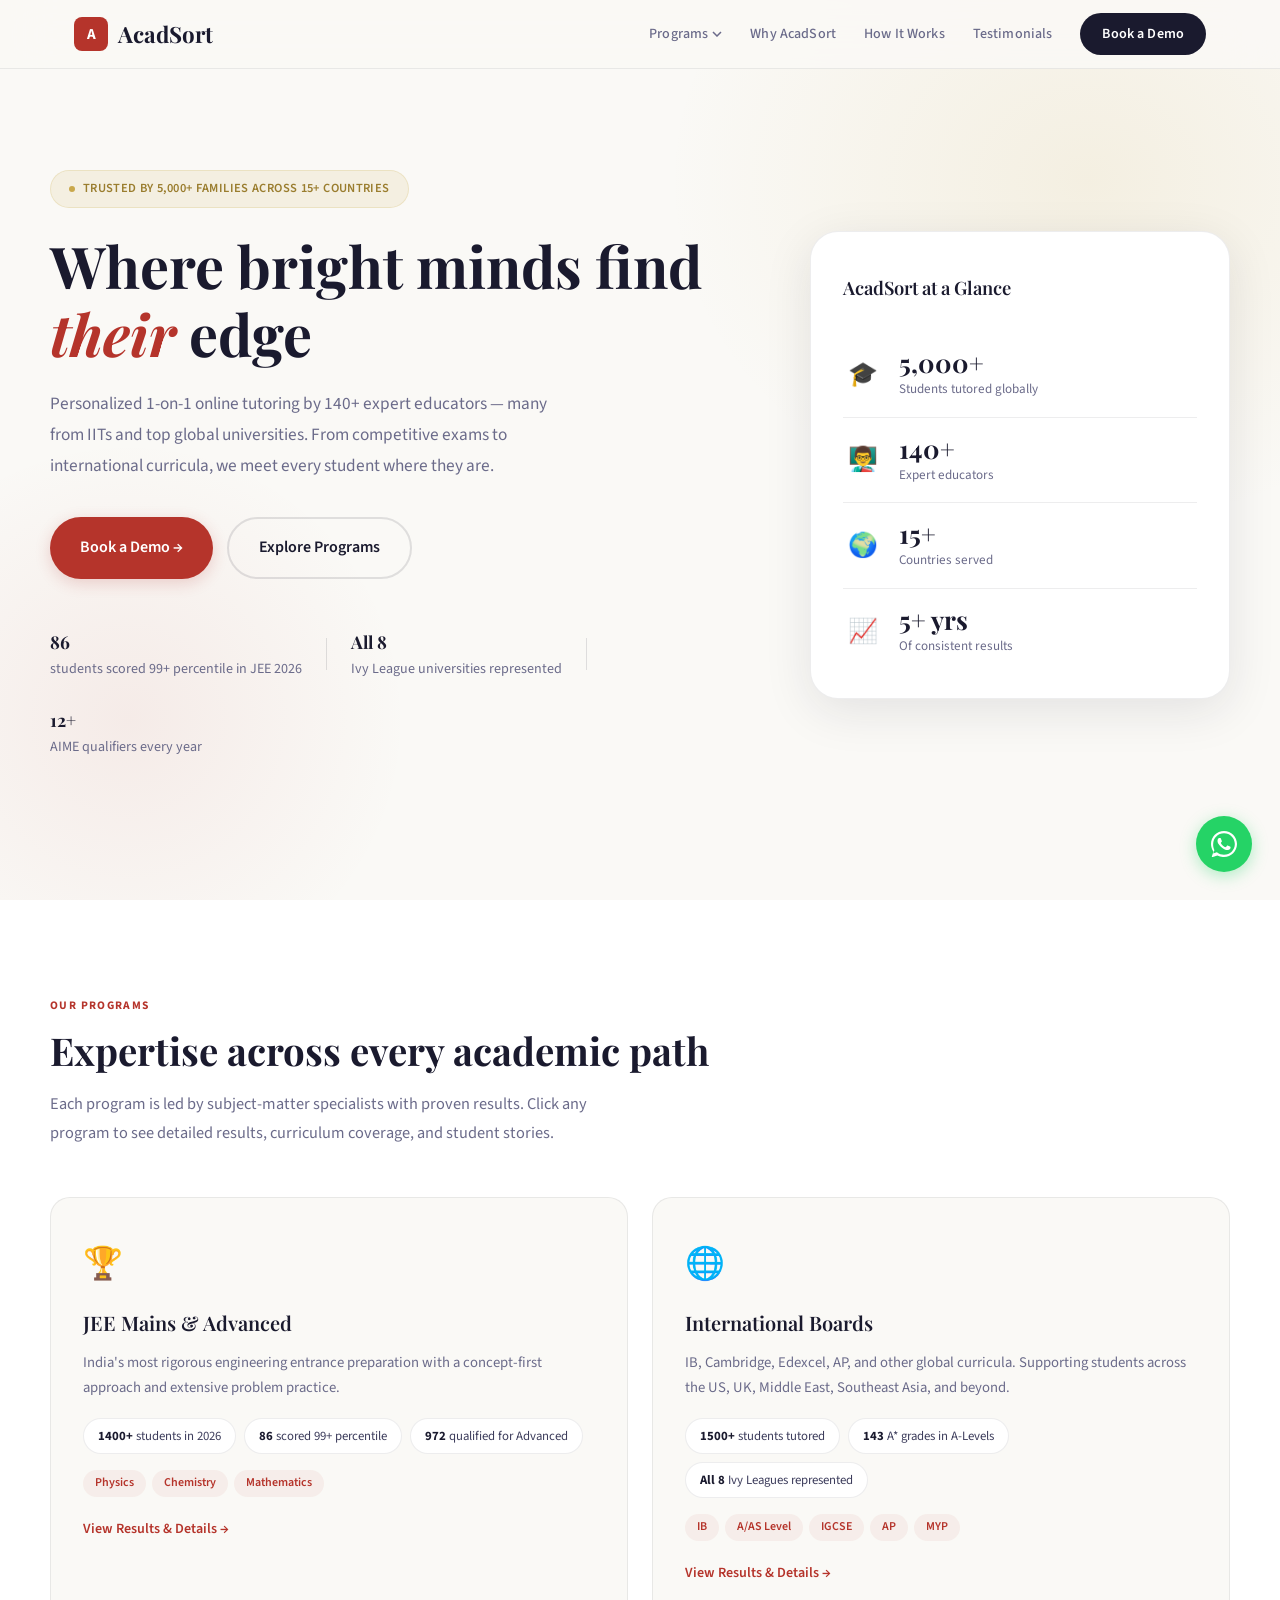
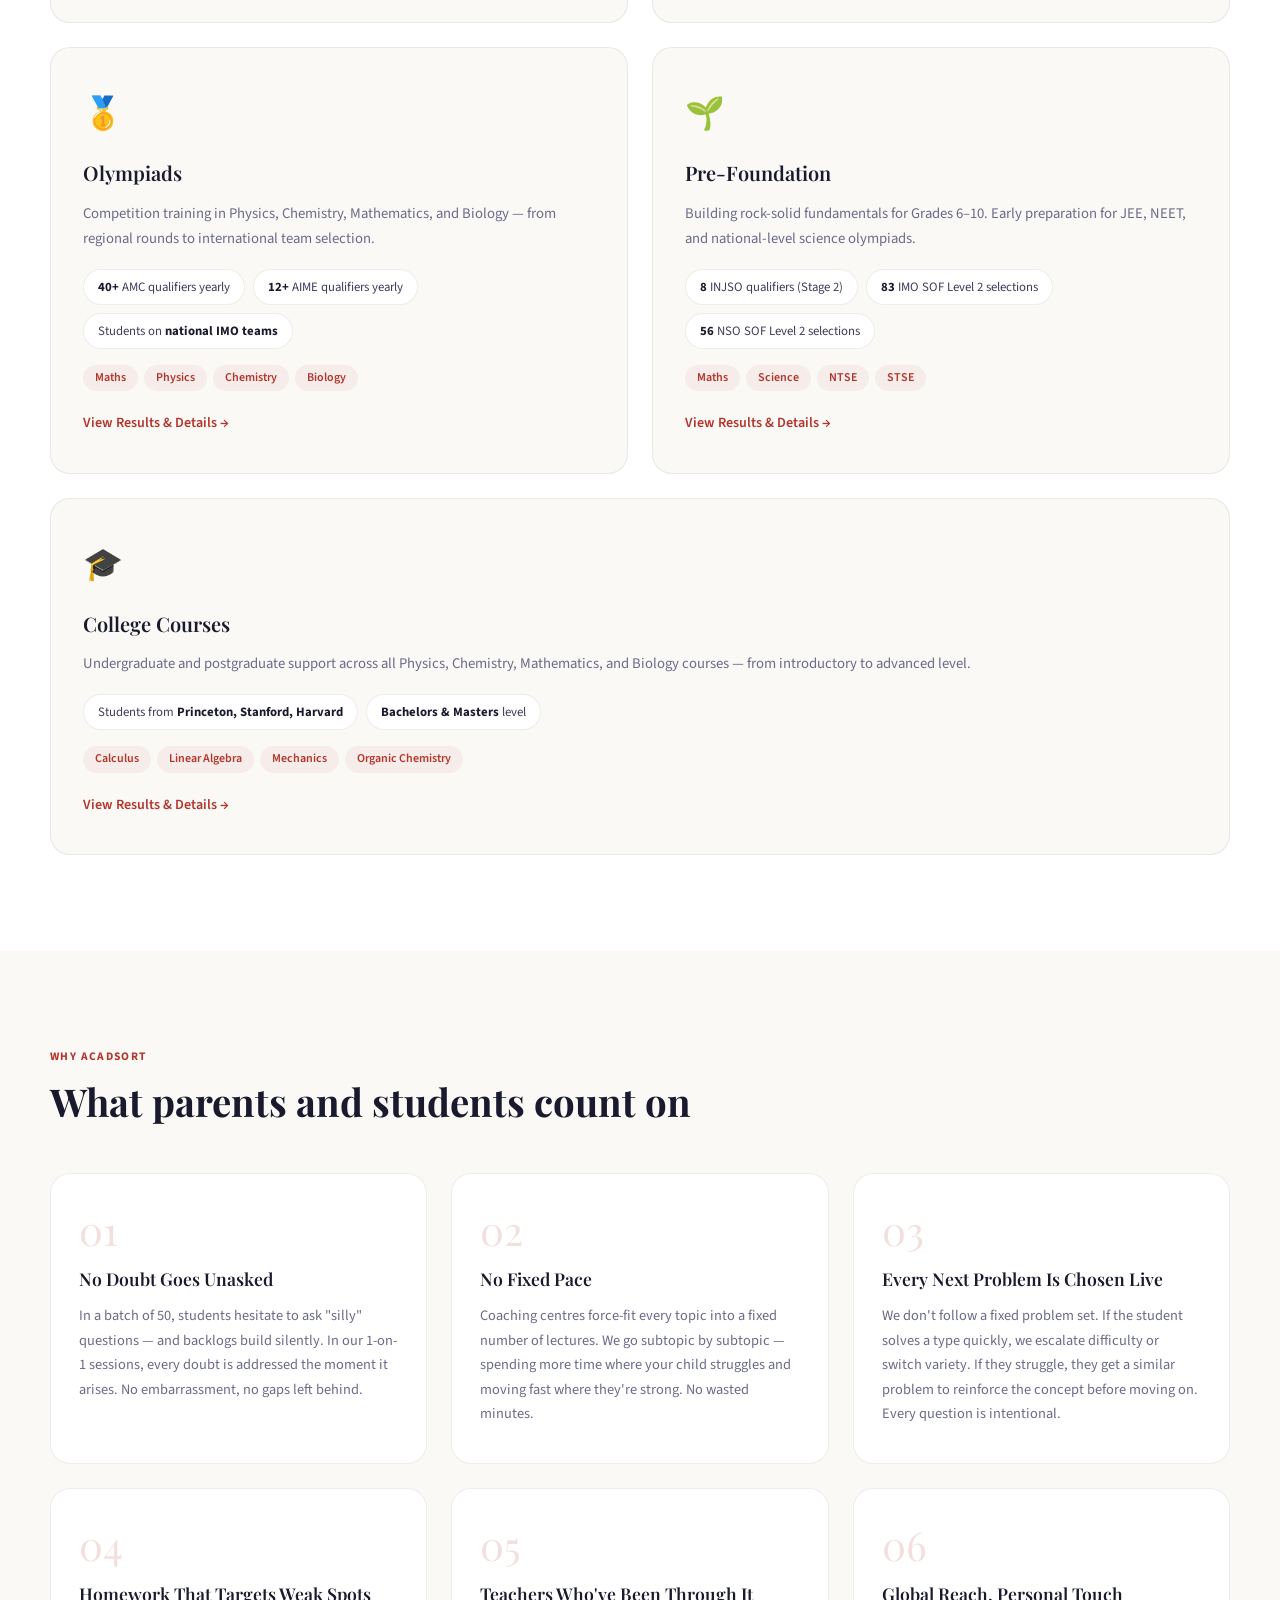
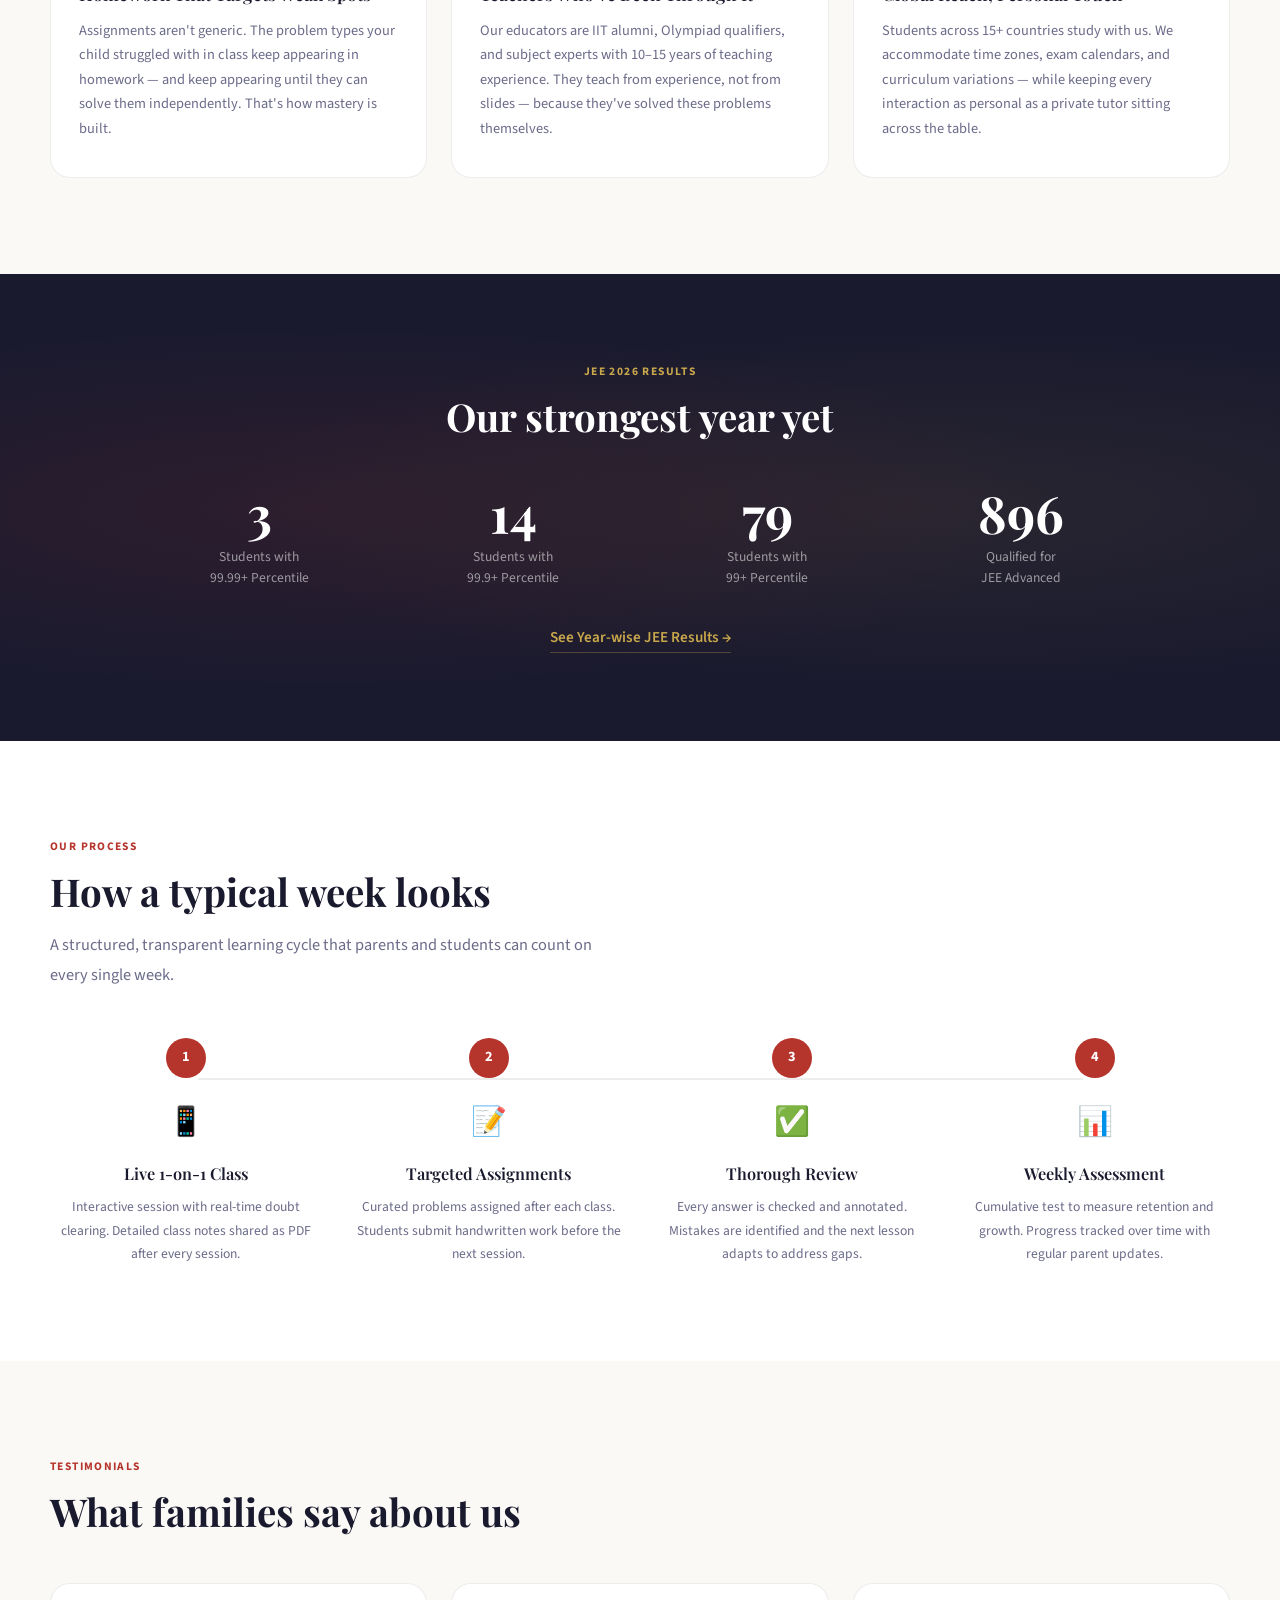
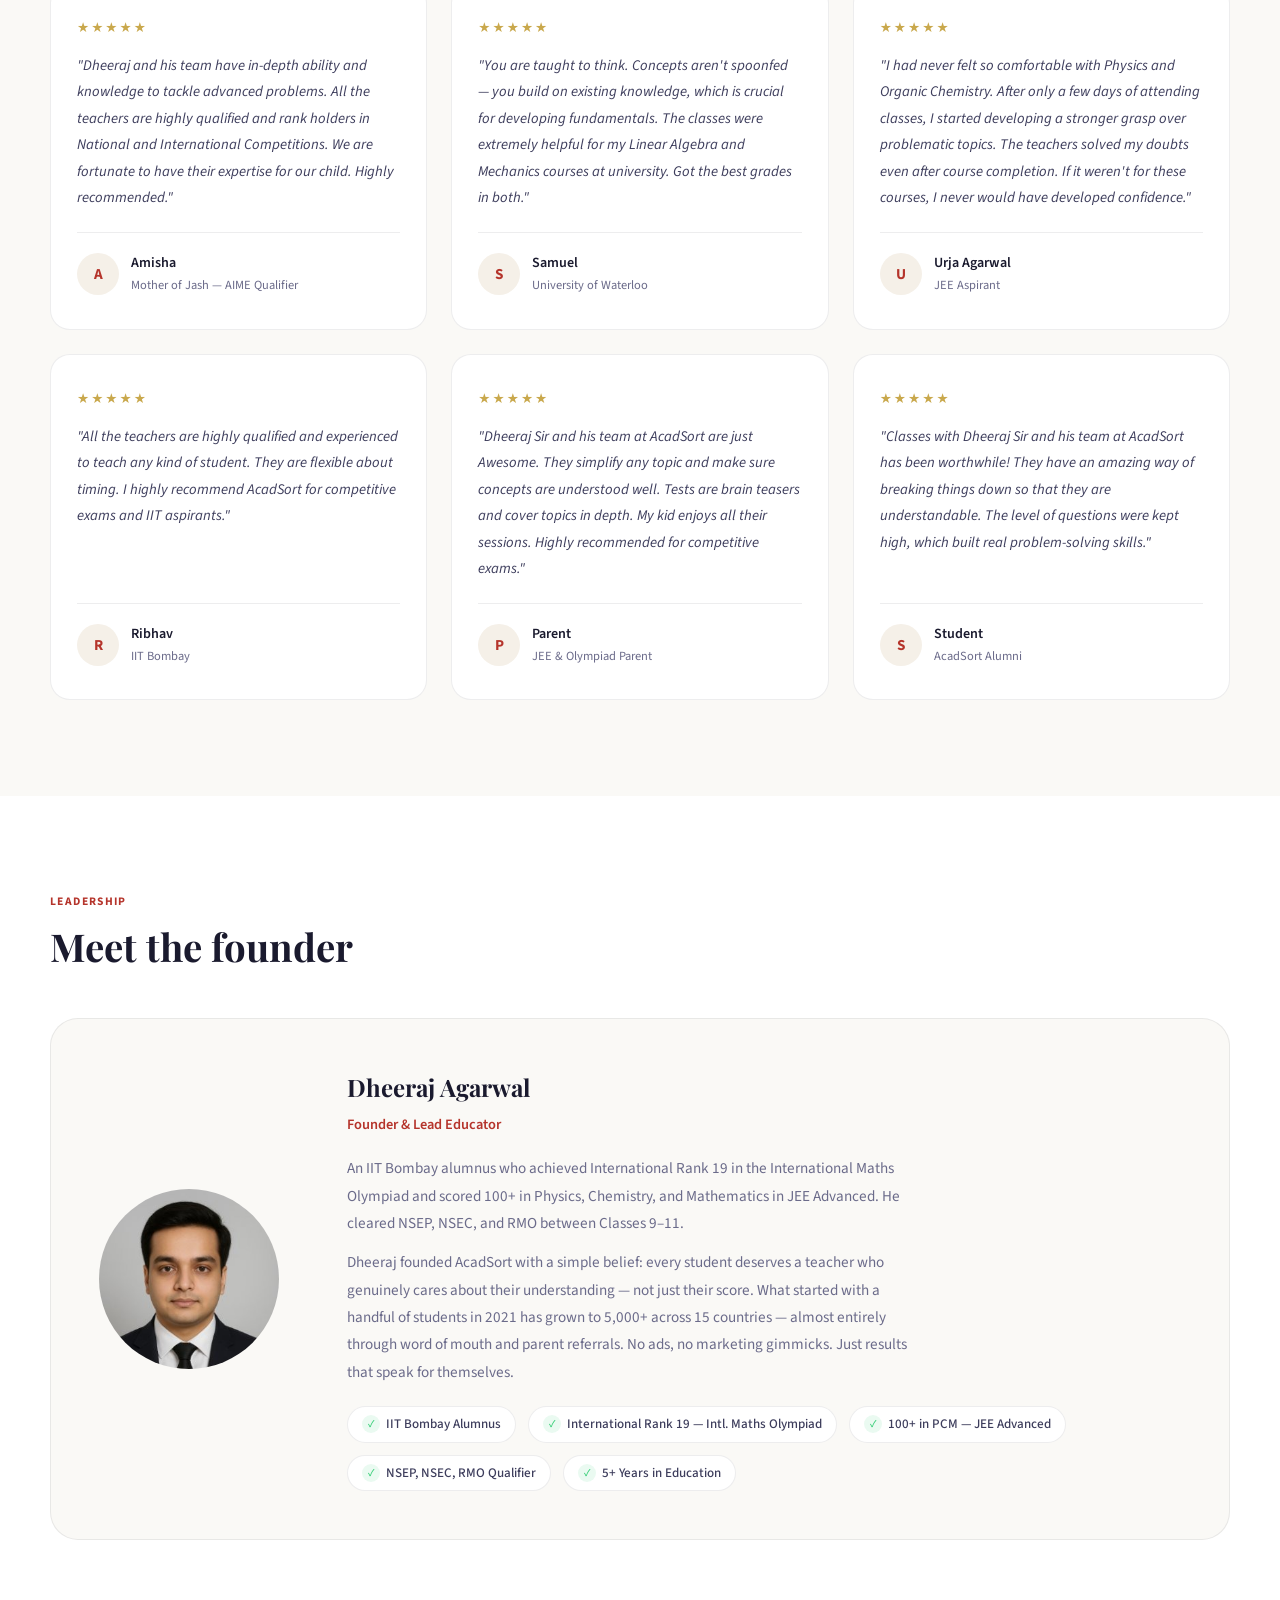
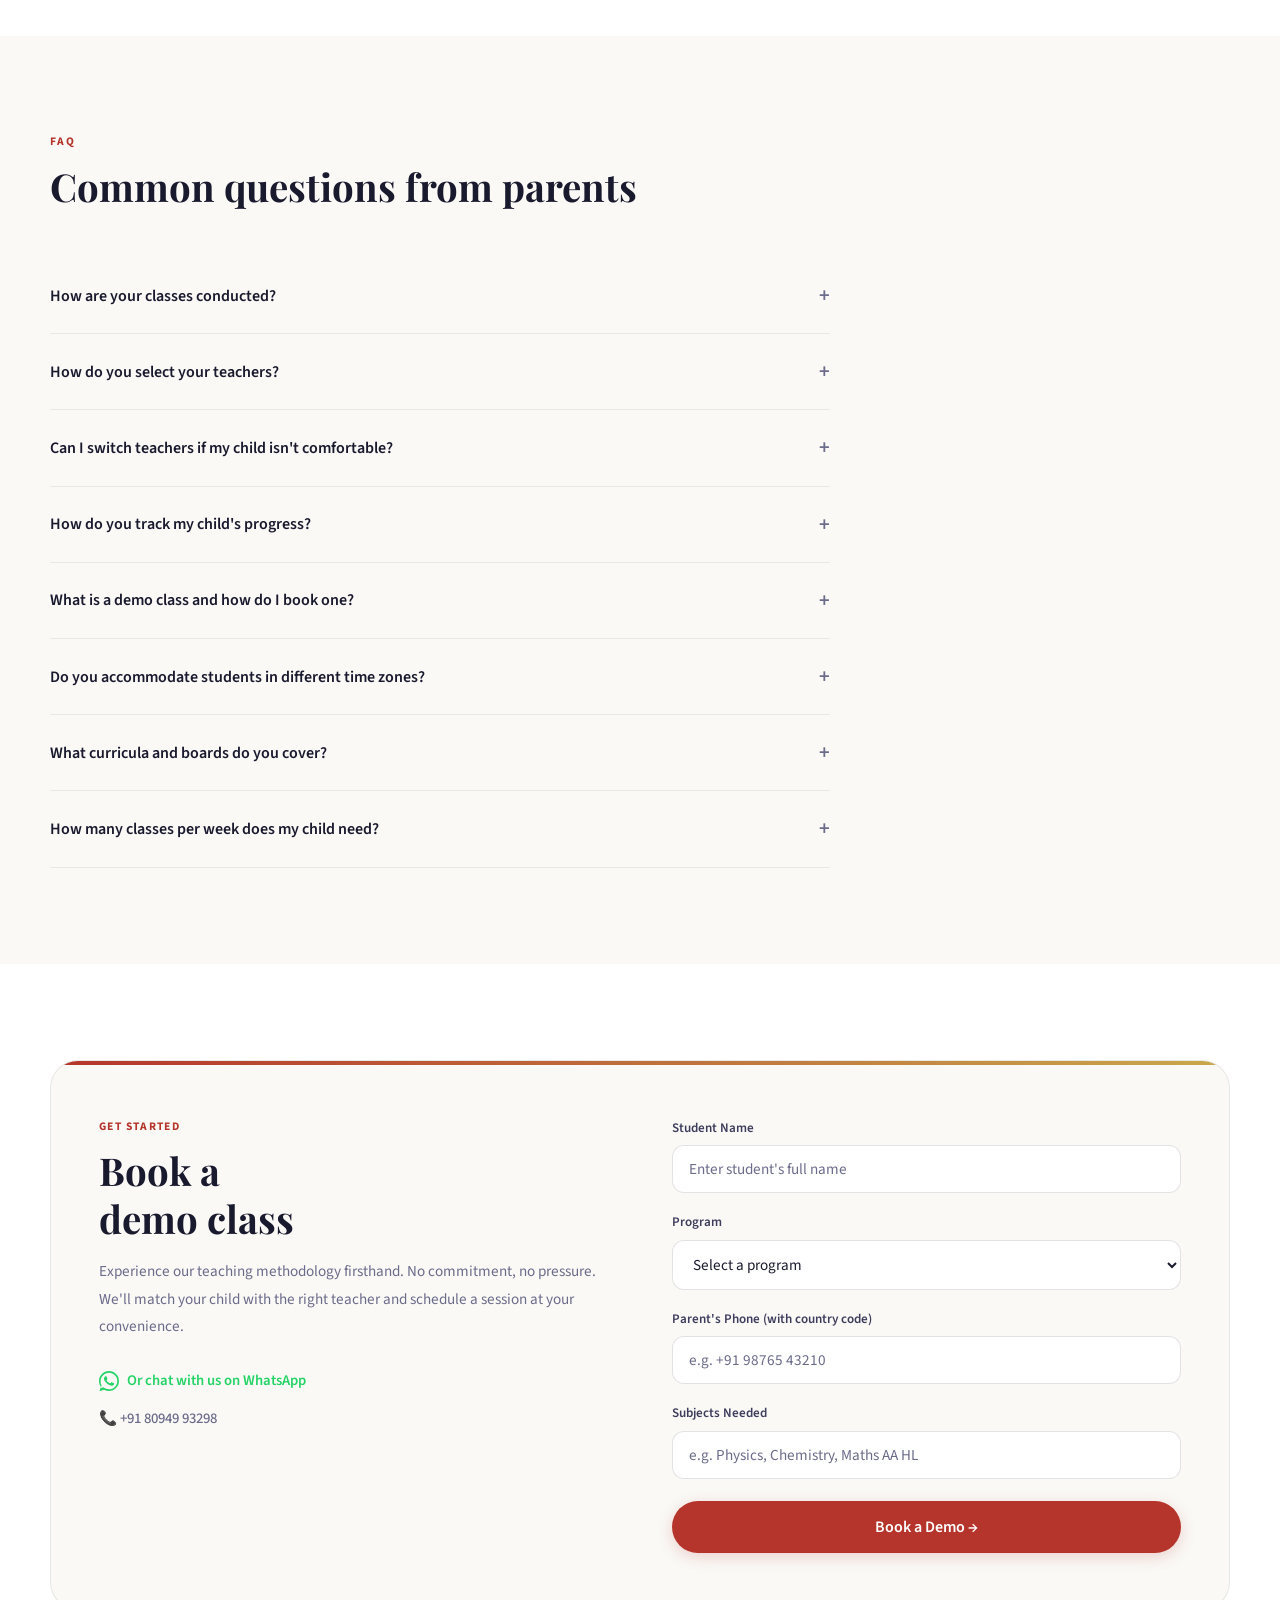
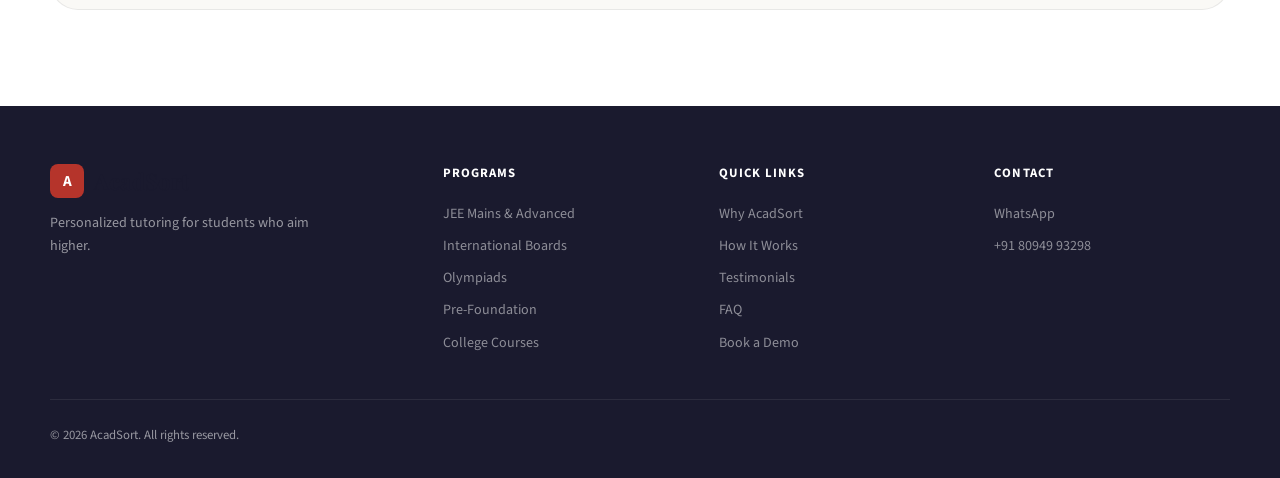
<file: index.html>
<!DOCTYPE html>
<html lang="en">
<head>
<meta charset="UTF-8">
<meta name="viewport" content="width=device-width, initial-scale=1.0">
<title>AcadSort — Personalized Tutoring for JEE, IB, A-Level, Olympiads & More</title>
<meta name="description" content="5000+ students across 15+ countries. 1-on-1 online tutoring by 140+ expert educators for JEE, IB, A-Level, IGCSE, Olympiads, and College Courses. Book a demo.">
<link rel="preconnect" href="https://fonts.googleapis.com">
<link rel="preconnect" href="https://fonts.gstatic.com" crossorigin>
<link href="https://fonts.googleapis.com/css2?family=Playfair+Display:ital,wght@0,400;0,600;0,700;1,400;1,600&family=Source+Sans+3:wght@400;500;600;700&display=swap" rel="stylesheet">
<link rel="stylesheet" href="style.css">
</head>
<body>

<!-- NAV -->
<nav class="nav" id="nav">
  <div class="nav-inner">
    <a href="index.html" class="nav-logo">
      <span class="logo-mark">A</span>
      AcadSort
    </a>
    <div class="nav-links" id="navLinks">
      <div class="nav-dropdown">
        <a href="#" class="nav-dropdown-trigger">Programs <svg width="10" height="6" viewBox="0 0 10 6"><path d="M1 1l4 4 4-4" stroke="currentColor" stroke-width="1.5" fill="none"/></svg></a>
        <div class="nav-dropdown-menu">
          <a href="jee.html">JEE Mains & Advanced</a>
          <a href="international.html">International Boards</a>
          <a href="olympiads.html">Olympiads</a>
          <a href="foundation.html">Pre-Foundation</a>
          <a href="college.html">College Courses</a>
        </div>
      </div>
      <a href="#why">Why AcadSort</a>
      <a href="#methodology">How It Works</a>
      <a href="#testimonials">Testimonials</a>
      <a href="#book" class="nav-cta">Book a Demo</a>
    </div>
    <button class="mobile-toggle" id="mobileToggle" aria-label="Menu">
      <span></span><span></span><span></span>
    </button>
  </div>
</nav>

<!-- MOBILE MENU -->
<div class="mobile-menu" id="mobileMenu">
  <div class="mobile-menu-inner">
    <div class="mobile-menu-section">
      <div class="mobile-menu-label">Programs</div>
      <a href="jee.html">JEE Mains & Advanced</a>
      <a href="international.html">International Boards</a>
      <a href="olympiads.html">Olympiads</a>
      <a href="foundation.html">Pre-Foundation</a>
      <a href="college.html">College Courses</a>
    </div>
    <div class="mobile-menu-section">
      <a href="#why">Why AcadSort</a>
      <a href="#methodology">How It Works</a>
      <a href="#testimonials">Testimonials</a>
    </div>
    <a href="#book" class="mobile-menu-cta">Book a Demo →</a>
  </div>
</div>

<!-- HERO -->
<section class="hero">
  <div class="hero-bg-pattern"></div>
  <div class="hero-inner">
    <div class="hero-content">
      <div class="hero-badge">Trusted by 5,000+ families across 15+ countries</div>
      <h1>Where bright minds find <em>their</em> edge</h1>
      <p class="hero-sub">Personalized 1-on-1 online tutoring by 140+ expert educators — many from IITs and top global universities. From competitive exams to international curricula, we meet every student where they are.</p>
      <div class="hero-actions">
        <a href="#book" class="btn-primary">Book a Demo →</a>
        <a href="#programs" class="btn-secondary">Explore Programs</a>
      </div>
      <div class="hero-trust">
        <div class="hero-trust-item">
          <strong>86</strong> students scored 99+ percentile in JEE 2026
        </div>
        <div class="hero-trust-divider"></div>
        <div class="hero-trust-item">
          <strong>All 8</strong> Ivy League universities represented
        </div>
        <div class="hero-trust-divider"></div>
        <div class="hero-trust-item">
          <strong>12+</strong> AIME qualifiers every year
        </div>
      </div>
    </div>
    <div class="hero-visual">
      <div class="hero-stats-card">
        <div class="stats-header">AcadSort at a Glance</div>
        <div class="stat-row">
          <div class="stat-icon">🎓</div>
          <div class="stat-info">
            <div class="stat-num" data-count="5000" data-suffix="+">0</div>
            <div class="stat-label">Students tutored globally</div>
          </div>
        </div>
        <div class="stat-row">
          <div class="stat-icon">👨‍🏫</div>
          <div class="stat-info">
            <div class="stat-num" data-count="140" data-suffix="+">0</div>
            <div class="stat-label">Expert educators</div>
          </div>
        </div>
        <div class="stat-row">
          <div class="stat-icon">🌍</div>
          <div class="stat-info">
            <div class="stat-num" data-count="15" data-suffix="+">0</div>
            <div class="stat-label">Countries served</div>
          </div>
        </div>
        <div class="stat-row">
          <div class="stat-icon">📈</div>
          <div class="stat-info">
            <div class="stat-num" data-count="5" data-suffix="+ yrs">0</div>
            <div class="stat-label">Of consistent results</div>
          </div>
        </div>
      </div>
    </div>
  </div>
</section>

<!-- PROGRAMS -->
<section class="programs" id="programs">
  <div class="section-inner">
    <div class="section-header">
      <div class="section-label">Our Programs</div>
      <h2 class="section-title">Expertise across every academic path</h2>
      <p class="section-desc">Each program is led by subject-matter specialists with proven results. Click any program to see detailed results, curriculum coverage, and student stories.</p>
    </div>
    <div class="programs-grid">
      <a href="jee.html" class="program-card program-jee fade-up">
        <div class="program-card-accent"></div>
        <div class="program-card-content">
          <div class="program-icon">🏆</div>
          <h3>JEE Mains & Advanced</h3>
          <p>India's most rigorous engineering entrance preparation with a concept-first approach and extensive problem practice.</p>
          <div class="program-highlights">
            <span class="program-stat"><strong>1400+</strong> students in 2026</span>
            <span class="program-stat"><strong>86</strong> scored 99+ percentile</span>
            <span class="program-stat"><strong>972</strong> qualified for Advanced</span>
          </div>
          <div class="program-subjects">
            <span>Physics</span><span>Chemistry</span><span>Mathematics</span>
          </div>
          <span class="program-link">View Results & Details →</span>
        </div>
      </a>

      <a href="international.html" class="program-card program-intl fade-up">
        <div class="program-card-accent"></div>
        <div class="program-card-content">
          <div class="program-icon">🌐</div>
          <h3>International Boards</h3>
          <p>IB, Cambridge, Edexcel, AP, and other global curricula. Supporting students across the US, UK, Middle East, Southeast Asia, and beyond.</p>
          <div class="program-highlights">
            <span class="program-stat"><strong>1500+</strong> students tutored</span>
            <span class="program-stat"><strong>143</strong> A* grades in A-Levels</span>
            <span class="program-stat"><strong>All 8</strong> Ivy Leagues represented</span>
          </div>
          <div class="program-subjects">
            <span>IB</span><span>A/AS Level</span><span>IGCSE</span><span>AP</span><span>MYP</span>
          </div>
          <span class="program-link">View Results & Details →</span>
        </div>
      </a>

      <a href="olympiads.html" class="program-card program-oly fade-up">
        <div class="program-card-accent"></div>
        <div class="program-card-content">
          <div class="program-icon">🥇</div>
          <h3>Olympiads</h3>
          <p>Competition training in Physics, Chemistry, Mathematics, and Biology — from regional rounds to international team selection.</p>
          <div class="program-highlights">
            <span class="program-stat"><strong>40+</strong> AMC qualifiers yearly</span>
            <span class="program-stat"><strong>12+</strong> AIME qualifiers yearly</span>
            <span class="program-stat">Students on <strong>national IMO teams</strong></span>
          </div>
          <div class="program-subjects">
            <span>Maths</span><span>Physics</span><span>Chemistry</span><span>Biology</span>
          </div>
          <span class="program-link">View Results & Details →</span>
        </div>
      </a>

      <a href="foundation.html" class="program-card program-found fade-up">
        <div class="program-card-accent"></div>
        <div class="program-card-content">
          <div class="program-icon">🌱</div>
          <h3>Pre-Foundation</h3>
          <p>Building rock-solid fundamentals for Grades 6–10. Early preparation for JEE, NEET, and national-level science olympiads.</p>
          <div class="program-highlights">
            <span class="program-stat"><strong>8</strong> INJSO qualifiers (Stage 2)</span>
            <span class="program-stat"><strong>83</strong> IMO SOF Level 2 selections</span>
            <span class="program-stat"><strong>56</strong> NSO SOF Level 2 selections</span>
          </div>
          <div class="program-subjects">
            <span>Maths</span><span>Science</span><span>NTSE</span><span>STSE</span>
          </div>
          <span class="program-link">View Results & Details →</span>
        </div>
      </a>

      <a href="college.html" class="program-card program-college fade-up">
        <div class="program-card-accent"></div>
        <div class="program-card-content">
          <div class="program-icon">🎓</div>
          <h3>College Courses</h3>
          <p>Undergraduate and postgraduate support across all Physics, Chemistry, Mathematics, and Biology courses — from introductory to advanced level.</p>
          <div class="program-highlights">
            <span class="program-stat">Students from <strong>Princeton, Stanford, Harvard</strong></span>
            <span class="program-stat"><strong>Bachelors & Masters</strong> level</span>
          </div>
          <div class="program-subjects">
            <span>Calculus</span><span>Linear Algebra</span><span>Mechanics</span><span>Organic Chemistry</span>
          </div>
          <span class="program-link">View Results & Details →</span>
        </div>
      </a>
    </div>
  </div>
</section>

<!-- WHY ACADSORT -->
<section class="why" id="why">
  <div class="section-inner">
    <div class="section-header">
      <div class="section-label">Why AcadSort</div>
      <h2 class="section-title">What parents and students count on</h2>
    </div>
    <div class="why-grid">
      <div class="why-card fade-up">
        <div class="why-num">01</div>
        <h3>No Doubt Goes Unasked</h3>
        <p>In a batch of 50, students hesitate to ask "silly" questions — and backlogs build silently. In our 1-on-1 sessions, every doubt is addressed the moment it arises. No embarrassment, no gaps left behind.</p>
      </div>
      <div class="why-card fade-up">
        <div class="why-num">02</div>
        <h3>No Fixed Pace</h3>
        <p>Coaching centres force-fit every topic into a fixed number of lectures. We go subtopic by subtopic — spending more time where your child struggles and moving fast where they're strong. No wasted minutes.</p>
      </div>
      <div class="why-card fade-up">
        <div class="why-num">03</div>
        <h3>Every Next Problem Is Chosen Live</h3>
        <p>We don't follow a fixed problem set. If the student solves a type quickly, we escalate difficulty or switch variety. If they struggle, they get a similar problem to reinforce the concept before moving on. Every question is intentional.</p>
      </div>
      <div class="why-card fade-up">
        <div class="why-num">04</div>
        <h3>Homework That Targets Weak Spots</h3>
        <p>Assignments aren't generic. The problem types your child struggled with in class keep appearing in homework — and keep appearing until they can solve them independently. That's how mastery is built.</p>
      </div>
      <div class="why-card fade-up">
        <div class="why-num">05</div>
        <h3>Teachers Who've Been Through It</h3>
        <p>Our educators are IIT alumni, Olympiad qualifiers, and subject experts with 10–15 years of teaching experience. They teach from experience, not from slides — because they've solved these problems themselves.</p>
      </div>
      <div class="why-card fade-up">
        <div class="why-num">06</div>
        <h3>Global Reach, Personal Touch</h3>
        <p>Students across 15+ countries study with us. We accommodate time zones, exam calendars, and curriculum variations — while keeping every interaction as personal as a private tutor sitting across the table.</p>
      </div>
    </div>
  </div>
</section>

<!-- RESULTS BANNER -->
<section class="results-banner">
  <div class="results-inner">
    <div class="section-label" style="color: var(--gold);">JEE 2026 Results</div>
    <h2 class="section-title" style="color: white; margin-bottom: 48px;">Our strongest year yet</h2>
    <div class="results-grid">
      <div class="result-item fade-up">
        <div class="result-num"><span data-count="3" data-suffix="">0</span></div>
        <div class="result-label">Students with<br>99.99+ Percentile</div>
      </div>
      <div class="result-item fade-up">
        <div class="result-num"><span data-count="15" data-suffix="">0</span></div>
        <div class="result-label">Students with<br>99.9+ Percentile</div>
      </div>
      <div class="result-item fade-up">
        <div class="result-num"><span data-count="86" data-suffix="">0</span></div>
        <div class="result-label">Students with<br>99+ Percentile</div>
      </div>
      <div class="result-item fade-up">
        <div class="result-num"><span data-count="972" data-suffix="">0</span></div>
        <div class="result-label">Qualified for<br>JEE Advanced</div>
      </div>
    </div>
    <a href="jee.html" class="results-cta">See Year-wise JEE Results →</a>
  </div>
</section>

<!-- METHODOLOGY -->
<section class="methodology" id="methodology">
  <div class="section-inner">
    <div class="section-header">
      <div class="section-label">Our Process</div>
      <h2 class="section-title">How a typical week looks</h2>
      <p class="section-desc">A structured, transparent learning cycle that parents and students can count on every single week.</p>
    </div>
    <div class="method-timeline">
      <div class="method-step fade-up">
        <div class="method-step-num">1</div>
        <div class="method-step-content">
          <div class="method-icon-wrap">📱</div>
          <h3>Live 1-on-1 Class</h3>
          <p>Interactive session with real-time doubt clearing. Detailed class notes shared as PDF after every session.</p>
        </div>
      </div>
      <div class="method-step fade-up">
        <div class="method-step-num">2</div>
        <div class="method-step-content">
          <div class="method-icon-wrap">📝</div>
          <h3>Targeted Assignments</h3>
          <p>Curated problems assigned after each class. Students submit handwritten work before the next session.</p>
        </div>
      </div>
      <div class="method-step fade-up">
        <div class="method-step-num">3</div>
        <div class="method-step-content">
          <div class="method-icon-wrap">✅</div>
          <h3>Thorough Review</h3>
          <p>Every answer is checked and annotated. Mistakes are identified and the next lesson adapts to address gaps.</p>
        </div>
      </div>
      <div class="method-step fade-up">
        <div class="method-step-num">4</div>
        <div class="method-step-content">
          <div class="method-icon-wrap">📊</div>
          <h3>Weekly Assessment</h3>
          <p>Cumulative test to measure retention and growth. Progress tracked over time with regular parent updates.</p>
        </div>
      </div>
    </div>
  </div>
</section>

<!-- TESTIMONIALS -->
<section class="testimonials" id="testimonials">
  <div class="section-inner">
    <div class="section-header">
      <div class="section-label">Testimonials</div>
      <h2 class="section-title">What families say about us</h2>
    </div>
    <div class="testimonials-grid">
      <div class="testimonial-card fade-up">
        <div class="testimonial-stars">★★★★★</div>
        <p class="testimonial-text">"Dheeraj and his team have in-depth ability and knowledge to tackle advanced problems. All the teachers are highly qualified and rank holders in National and International Competitions. We are fortunate to have their expertise for our child. Highly recommended."</p>
        <div class="testimonial-author">
          <div class="testimonial-avatar">A</div>
          <div>
            <div class="testimonial-name">Amisha</div>
            <div class="testimonial-role">Mother of Jash — AIME Qualifier</div>
          </div>
        </div>
      </div>
      <div class="testimonial-card fade-up">
        <div class="testimonial-stars">★★★★★</div>
        <p class="testimonial-text">"You are taught to think. Concepts aren't spoonfed — you build on existing knowledge, which is crucial for developing fundamentals. The classes were extremely helpful for my Linear Algebra and Mechanics courses at university. Got the best grades in both."</p>
        <div class="testimonial-author">
          <div class="testimonial-avatar">S</div>
          <div>
            <div class="testimonial-name">Samuel</div>
            <div class="testimonial-role">University of Waterloo</div>
          </div>
        </div>
      </div>
      <div class="testimonial-card fade-up">
        <div class="testimonial-stars">★★★★★</div>
        <p class="testimonial-text">"I had never felt so comfortable with Physics and Organic Chemistry. After only a few days of attending classes, I started developing a stronger grasp over problematic topics. The teachers solved my doubts even after course completion. If it weren't for these courses, I never would have developed confidence."</p>
        <div class="testimonial-author">
          <div class="testimonial-avatar">U</div>
          <div>
            <div class="testimonial-name">Urja Agarwal</div>
            <div class="testimonial-role">JEE Aspirant</div>
          </div>
        </div>
      </div>
      <div class="testimonial-card fade-up">
        <div class="testimonial-stars">★★★★★</div>
        <p class="testimonial-text">"All the teachers are highly qualified and experienced to teach any kind of student. They are flexible about timing. I highly recommend AcadSort for competitive exams and IIT aspirants."</p>
        <div class="testimonial-author">
          <div class="testimonial-avatar">R</div>
          <div>
            <div class="testimonial-name">Ribhav</div>
            <div class="testimonial-role">IIT Bombay</div>
          </div>
        </div>
      </div>
      <div class="testimonial-card fade-up">
        <div class="testimonial-stars">★★★★★</div>
        <p class="testimonial-text">"Dheeraj Sir and his team at AcadSort are just Awesome. They simplify any topic and make sure concepts are understood well. Tests are brain teasers and cover topics in depth. My kid enjoys all their sessions. Highly recommended for competitive exams."</p>
        <div class="testimonial-author">
          <div class="testimonial-avatar">P</div>
          <div>
            <div class="testimonial-name">Parent</div>
            <div class="testimonial-role">JEE & Olympiad Parent</div>
          </div>
        </div>
      </div>
      <div class="testimonial-card fade-up">
        <div class="testimonial-stars">★★★★★</div>
        <p class="testimonial-text">"Classes with Dheeraj Sir and his team at AcadSort has been worthwhile! They have an amazing way of breaking things down so that they are understandable. The level of questions were kept high, which built real problem-solving skills."</p>
        <div class="testimonial-author">
          <div class="testimonial-avatar">S</div>
          <div>
            <div class="testimonial-name">Student</div>
            <div class="testimonial-role">AcadSort Alumni</div>
          </div>
        </div>
      </div>
    </div>
  </div>
</section>

<!-- FOUNDER -->
<section class="founder" id="founder">
  <div class="section-inner">
    <div class="section-header">
      <div class="section-label">Leadership</div>
      <h2 class="section-title">Meet the founder</h2>
    </div>
    <div class="founder-card fade-up">
      <div class="founder-img-wrap">
        <img src="dheeraj.jpg" alt="Dheeraj Agarwal" class="founder-img" onload="this.nextElementSibling.style.display='none';" onerror="this.style.display='none'; this.nextElementSibling.style.display='flex';">
        <div class="founder-img-fallback" style="display:none;">DA</div>
      </div>
      <div class="founder-info">
        <h3>Dheeraj Agarwal</h3>
        <div class="founder-title">Founder & Lead Educator</div>
        <p>An IIT Bombay alumnus who achieved International Rank 19 in the International Maths Olympiad and scored 100+ in Physics, Chemistry, and Mathematics in JEE Advanced. He cleared NSEP, NSEC, and RMO between Classes 9–11.</p>
        <p>Dheeraj founded AcadSort with a simple belief: every student deserves a teacher who genuinely cares about their understanding — not just their score. What started with a handful of students in 2021 has grown to 5,000+ across 15 countries — almost entirely through word of mouth and parent referrals. No ads, no marketing gimmicks. Just results that speak for themselves.</p>
        <div class="founder-creds">
          <span class="founder-cred">IIT Bombay Alumnus</span>
          <span class="founder-cred">International Rank 19 — Intl. Maths Olympiad</span>
          <span class="founder-cred">100+ in PCM — JEE Advanced</span>
          <span class="founder-cred">NSEP, NSEC, RMO Qualifier</span>
          <span class="founder-cred">5+ Years in Education</span>
        </div>
      </div>
    </div>
  </div>
</section>

<!-- FAQ -->
<section class="faq" id="faq">
  <div class="section-inner">
    <div class="section-header">
      <div class="section-label">FAQ</div>
      <h2 class="section-title">Common questions from parents</h2>
    </div>
    <div class="faq-list">
      <div class="faq-item fade-up">
        <button class="faq-question" onclick="this.parentElement.classList.toggle('open')">
          How are your classes conducted?
          <span class="faq-toggle">+</span>
        </button>
        <div class="faq-answer">
          <p>All classes are conducted online via interactive whiteboard platforms. Each session is a true 1-on-1 class — your child is the only student in the room. Class notes are shared as a PDF after every session, and recordings can be made available on request.</p>
        </div>
      </div>
      <div class="faq-item fade-up">
        <button class="faq-question" onclick="this.parentElement.classList.toggle('open')">
          How do you select your teachers?
          <span class="faq-toggle">+</span>
        </button>
        <div class="faq-answer">
          <p>Our teachers go through a rigorous multi-stage selection process involving subject tests, demo class evaluations, and background verification. Most of our educators are alumni of IITs, NITs, and top global universities, with many being Olympiad qualifiers and rank holders in national-level competitions.</p>
        </div>
      </div>
      <div class="faq-item fade-up">
        <button class="faq-question" onclick="this.parentElement.classList.toggle('open')">
          Can I switch teachers if my child isn't comfortable?
          <span class="faq-toggle">+</span>
        </button>
        <div class="faq-answer">
          <p>Absolutely. Student-teacher fit is critical to learning outcomes. If your child isn't comfortable or isn't progressing as expected, we'll reassign a teacher who's a better match — at no extra cost and with no disruption to the learning plan.</p>
        </div>
      </div>
      <div class="faq-item fade-up">
        <button class="faq-question" onclick="this.parentElement.classList.toggle('open')">
          How do you track my child's progress?
          <span class="faq-toggle">+</span>
        </button>
        <div class="faq-answer">
          <p>Every student undergoes weekly assessments. Homework is reviewed before each class, and teachers adjust lesson plans based on identified gaps. Parents receive regular progress updates and can reach out to us at any time for a detailed report.</p>
        </div>
      </div>
      <div class="faq-item fade-up">
        <button class="faq-question" onclick="this.parentElement.classList.toggle('open')">
          What is a demo class and how do I book one?
          <span class="faq-toggle">+</span>
        </button>
        <div class="faq-answer">
          <p>A demo class is a no-commitment trial session where your child gets to experience our teaching methodology firsthand. We'll match them with a teacher suited to their level and goals. Simply fill out the form below or reach out via WhatsApp to schedule one.</p>
        </div>
      </div>
      <div class="faq-item fade-up">
        <button class="faq-question" onclick="this.parentElement.classList.toggle('open')">
          Do you accommodate students in different time zones?
          <span class="faq-toggle">+</span>
        </button>
        <div class="faq-answer">
          <p>Yes — we serve students across 15+ countries and routinely schedule classes across all major time zones, from the US West Coast to Southeast Asia. Scheduling is flexible and adjusted around your child's school hours and other commitments.</p>
        </div>
      </div>
      <div class="faq-item fade-up">
        <button class="faq-question" onclick="this.parentElement.classList.toggle('open')">
          What curricula and boards do you cover?
          <span class="faq-toggle">+</span>
        </button>
        <div class="faq-answer">
          <p>We cover a wide range: JEE Mains & Advanced, IB (MYP & DP), Cambridge (IGCSE & A/AS Levels), Edexcel, AP, SAT, and other national curricula including MoE, Ontario, VCE, and more. For competitive exams, we handle all major Physics, Chemistry, Maths, and Biology Olympiads. We also support undergraduate and postgraduate courses across PCMB subjects.</p>
        </div>
      </div>
      <div class="faq-item fade-up">
        <button class="faq-question" onclick="this.parentElement.classList.toggle('open')">
          How many classes per week does my child need?
          <span class="faq-toggle">+</span>
        </button>
        <div class="faq-answer">
          <p>It depends entirely on your child's current level, target, and timeline. During the demo class, we assess their learning pace and identify the topics to be covered. Based on that, we recommend a weekly session plan tailored to their specific situation — not a standard package. Every student gets a schedule designed for them.</p>
        </div>
      </div>
    </div>
  </div>
</section>

<!-- BOOKING FORM -->
<section class="booking" id="book">
  <div class="section-inner">
    <div class="booking-card">
      <div class="booking-left">
        <div class="section-label">Get Started</div>
        <h2 class="section-title">Book a<br>demo class</h2>
        <p>Experience our teaching methodology firsthand. No commitment, no pressure. We'll match your child with the right teacher and schedule a session at your convenience.</p>
        <div class="booking-contact">
          <a href="https://wa.me/918094993298?text=Hi%20Dheeraj%2C%20I%27d%20like%20to%20book%20a%20demo%20class." class="whatsapp-link">
            <svg viewBox="0 0 24 24" fill="currentColor" width="20" height="20"><path d="M17.472 14.382c-.297-.149-1.758-.867-2.03-.967-.273-.099-.471-.148-.67.15-.197.297-.767.966-.94 1.164-.173.199-.347.223-.644.075-.297-.15-1.255-.463-2.39-1.475-.883-.788-1.48-1.761-1.653-2.059-.173-.297-.018-.458.13-.606.134-.133.298-.347.446-.52.149-.174.198-.298.298-.497.099-.198.05-.371-.025-.52-.075-.149-.669-1.612-.916-2.207-.242-.579-.487-.5-.669-.51-.173-.008-.371-.01-.57-.01-.198 0-.52.074-.792.372-.272.297-1.04 1.016-1.04 2.479 0 1.462 1.065 2.875 1.213 3.074.149.198 2.096 3.2 5.077 4.487.709.306 1.262.489 1.694.625.712.227 1.36.195 1.871.118.571-.085 1.758-.719 2.006-1.413.248-.694.248-1.289.173-1.413-.074-.124-.272-.198-.57-.347z"/><path d="M12 0C5.373 0 0 5.373 0 12c0 2.625.846 5.059 2.284 7.034L.789 23.492a.5.5 0 00.611.611l4.458-1.495A11.934 11.934 0 0012 24c6.627 0 12-5.373 12-12S18.627 0 12 0zm0 22c-2.33 0-4.49-.764-6.232-2.056l-.435-.332-3.26 1.093 1.093-3.26-.332-.435A9.955 9.955 0 012 12C2 6.477 6.477 2 12 2s10 4.477 10 10-4.477 10-10 10z"/></svg>
            Or chat with us on WhatsApp
          </a>
          <a href="tel:+918094993298" class="phone-link">📞 +91 80949 93298</a>
        </div>
      </div>
      <div class="booking-right">
        <div id="formSuccess" class="form-success" style="display:none;">
          <div class="form-success-icon">✓</div>
          <h3>Request Submitted!</h3>
          <p>We'll reach out on WhatsApp shortly to schedule your demo class.</p>
        </div>
        <form id="bookingForm" class="booking-form" onsubmit="return handleBooking(event)">
          <div class="form-group">
            <label for="studentName">Student Name</label>
            <input type="text" id="studentName" name="studentName" required placeholder="Enter student's full name">
          </div>
          <div class="form-group">
            <label for="segment">Program</label>
            <select id="segment" name="segment" required>
              <option value="" disabled selected>Select a program</option>
              <option value="JEE Mains/Advanced">JEE Mains / Advanced</option>
              <option value="International Boards">International Boards (IB / A-Level / IGCSE / AP)</option>
              <option value="JEE Foundation">Pre-Foundation (JEE / NEET)</option>
              <option value="Olympiads">Olympiads</option>
              <option value="College Courses">College Courses</option>
            </select>
          </div>
          <div class="form-group">
            <label for="parentPhone">Parent's Phone (with country code)</label>
            <input type="tel" id="parentPhone" name="parentPhone" required placeholder="e.g. +91 98765 43210">
          </div>
          <div class="form-group">
            <label for="subjects">Subjects Needed</label>
            <input type="text" id="subjects" name="subjects" placeholder="e.g. Physics, Chemistry, Maths AA HL">
          </div>
          <button type="submit" class="btn-primary form-submit" id="submitBtn">
            Book a Demo →
          </button>
        </form>
      </div>
    </div>
  </div>
</section>

<!-- FOOTER -->
<footer class="footer">
  <div class="footer-inner">
    <div class="footer-top">
      <div class="footer-brand">
        <div class="nav-logo" style="margin-bottom: 12px;">
          <span class="logo-mark">A</span>
          AcadSort
        </div>
        <p>Personalized tutoring for students who aim higher.</p>
      </div>
      <div class="footer-links-group">
        <h4>Programs</h4>
        <a href="jee.html">JEE Mains & Advanced</a>
        <a href="international.html">International Boards</a>
        <a href="olympiads.html">Olympiads</a>
        <a href="foundation.html">Pre-Foundation</a>
        <a href="college.html">College Courses</a>
      </div>
      <div class="footer-links-group">
        <h4>Quick Links</h4>
        <a href="#why">Why AcadSort</a>
        <a href="#methodology">How It Works</a>
        <a href="#testimonials">Testimonials</a>
        <a href="#faq">FAQ</a>
        <a href="#book">Book a Demo</a>
      </div>
      <div class="footer-links-group">
        <h4>Contact</h4>
        <a href="https://wa.me/918094993298">WhatsApp</a>
        <a href="tel:+918094993298">+91 80949 93298</a>
      </div>
    </div>
    <div class="footer-bottom">
      <p>© 2026 AcadSort. All rights reserved.</p>
    </div>
  </div>
</footer>

<!-- WHATSAPP FLOATING BUTTON -->
<a href="https://wa.me/918094993298?text=Hi%2C%20I%27d%20like%20to%20know%20more%20about%20AcadSort." class="whatsapp-float" aria-label="Chat on WhatsApp">
  <svg viewBox="0 0 24 24" fill="currentColor"><path d="M17.472 14.382c-.297-.149-1.758-.867-2.03-.967-.273-.099-.471-.148-.67.15-.197.297-.767.966-.94 1.164-.173.199-.347.223-.644.075-.297-.15-1.255-.463-2.39-1.475-.883-.788-1.48-1.761-1.653-2.059-.173-.297-.018-.458.13-.606.134-.133.298-.347.446-.52.149-.174.198-.298.298-.497.099-.198.05-.371-.025-.52-.075-.149-.669-1.612-.916-2.207-.242-.579-.487-.5-.669-.51-.173-.008-.371-.01-.57-.01-.198 0-.52.074-.792.372-.272.297-1.04 1.016-1.04 2.479 0 1.462 1.065 2.875 1.213 3.074.149.198 2.096 3.2 5.077 4.487.709.306 1.262.489 1.694.625.712.227 1.36.195 1.871.118.571-.085 1.758-.719 2.006-1.413.248-.694.248-1.289.173-1.413-.074-.124-.272-.198-.57-.347z"/><path d="M12 0C5.373 0 0 5.373 0 12c0 2.625.846 5.059 2.284 7.034L.789 23.492a.5.5 0 00.611.611l4.458-1.495A11.934 11.934 0 0012 24c6.627 0 12-5.373 12-12S18.627 0 12 0zm0 22c-2.33 0-4.49-.764-6.232-2.056l-.435-.332-3.26 1.093 1.093-3.26-.332-.435A9.955 9.955 0 012 12C2 6.477 6.477 2 12 2s10 4.477 10 10-4.477 10-10 10z"/></svg>
</a>

<script>
// Nav scroll
const nav = document.getElementById('nav');
window.addEventListener('scroll', () => nav.classList.toggle('scrolled', window.scrollY > 20));

// Mobile menu
const toggle = document.getElementById('mobileToggle');
const mobileMenu = document.getElementById('mobileMenu');
toggle.addEventListener('click', () => {
  toggle.classList.toggle('active');
  mobileMenu.classList.toggle('open');
  document.body.style.overflow = mobileMenu.classList.contains('open') ? 'hidden' : '';
});
mobileMenu.querySelectorAll('a').forEach(a => {
  a.addEventListener('click', () => {
    toggle.classList.remove('active');
    mobileMenu.classList.remove('open');
    document.body.style.overflow = '';
  });
});

// Fade-up observer
const observer = new IntersectionObserver((entries) => {
  entries.forEach(e => { if (e.isIntersecting) e.target.classList.add('visible'); });
}, { threshold: 0.12 });
document.querySelectorAll('.fade-up').forEach(el => observer.observe(el));

// Animated counters
function animateCounter(el) {
  const target = parseInt(el.dataset.count);
  const suffix = el.dataset.suffix || '';
  const duration = 2000;
  const start = performance.now();
  function update(now) {
    const p = Math.min((now - start) / duration, 1);
    const eased = 1 - Math.pow(1 - p, 3);
    el.textContent = Math.round(target * eased).toLocaleString() + suffix;
    if (p < 1) requestAnimationFrame(update);
  }
  requestAnimationFrame(update);
}
const counterObserver = new IntersectionObserver((entries) => {
  entries.forEach(e => {
    if (e.isIntersecting) {
      e.target.querySelectorAll('[data-count]').forEach(animateCounter);
      counterObserver.unobserve(e.target);
    }
  });
}, { threshold: 0.3 });
document.querySelectorAll('.hero-stats-card, .results-grid').forEach(el => counterObserver.observe(el));

// Google Sheets integration
const GOOGLE_SHEETS_URL = 'https://script.google.com/macros/s/AKfycbySUT2nKoaneN-Yc2eGoBQurB1ulvCK305QCpT6nz4l1XgjTS0mfk0hmGylLEgkk1xlqQ/exec'; // Replace after setup

async function handleBooking(e) {
  e.preventDefault();
  const btn = document.getElementById('submitBtn');
  btn.textContent = 'Submitting...';
  btn.disabled = true;

  const data = {
    studentName: document.getElementById('studentName').value,
    segment: document.getElementById('segment').value,
    parentPhone: document.getElementById('parentPhone').value,
    subjects: document.getElementById('subjects').value,
    timestamp: new Date().toISOString()
  };

  // Send to Google Sheets
  try {
    await fetch(GOOGLE_SHEETS_URL, {
      method: 'POST',
      mode: 'no-cors',
      headers: { 'Content-Type': 'application/json' },
      body: JSON.stringify(data)
    });
  } catch (err) { console.log('Sheets error:', err); }

  // WhatsApp redirect
  const msg = `New Demo Request!\n\nStudent: ${data.studentName}\nProgram: ${data.segment}\nPhone: ${data.parentPhone}\nSubjects: ${data.subjects}`;
  const waUrl = `https://wa.me/918094993298?text=${encodeURIComponent(msg)}`;

  // Show success
  document.getElementById('bookingForm').style.display = 'none';
  document.getElementById('formSuccess').style.display = 'flex';

  // Open WhatsApp after brief delay
  setTimeout(() => window.open(waUrl, '_blank'), 800);
  return false;
}
</script>

</body>
</html>
</file>
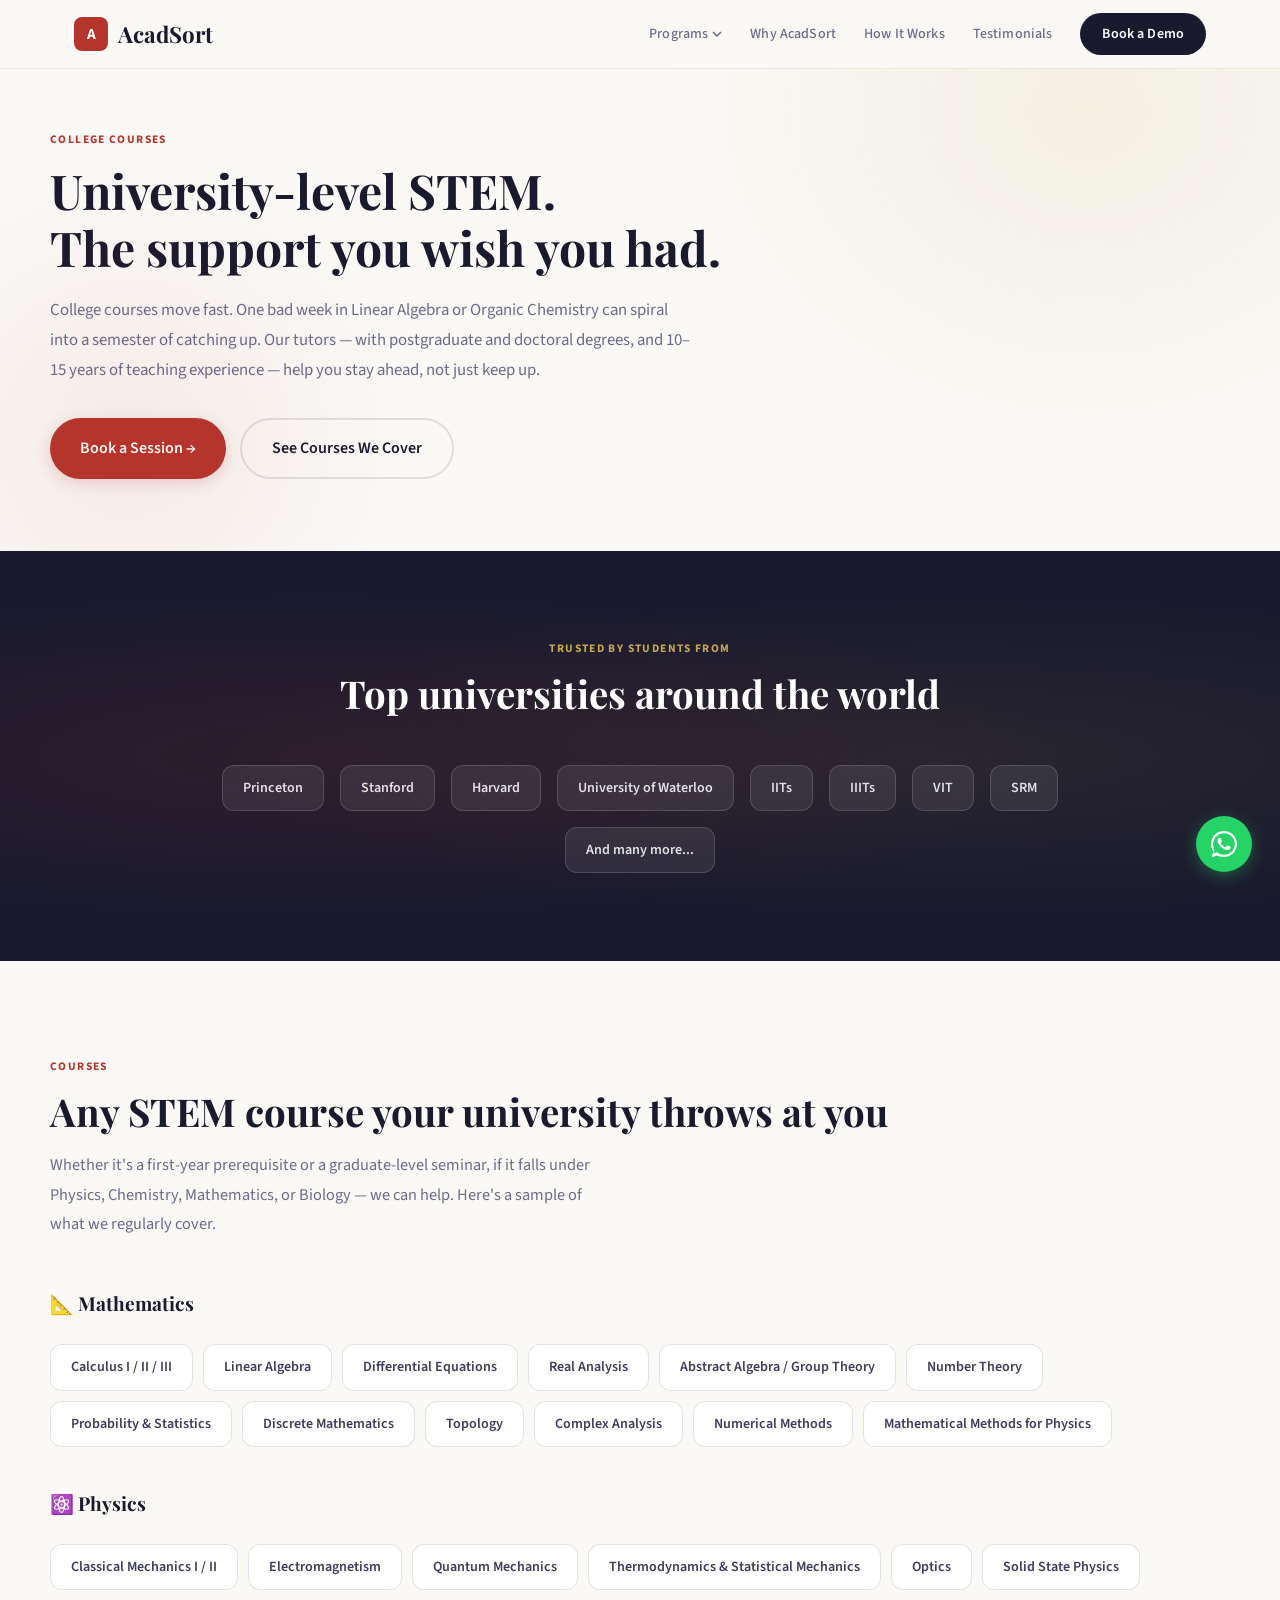
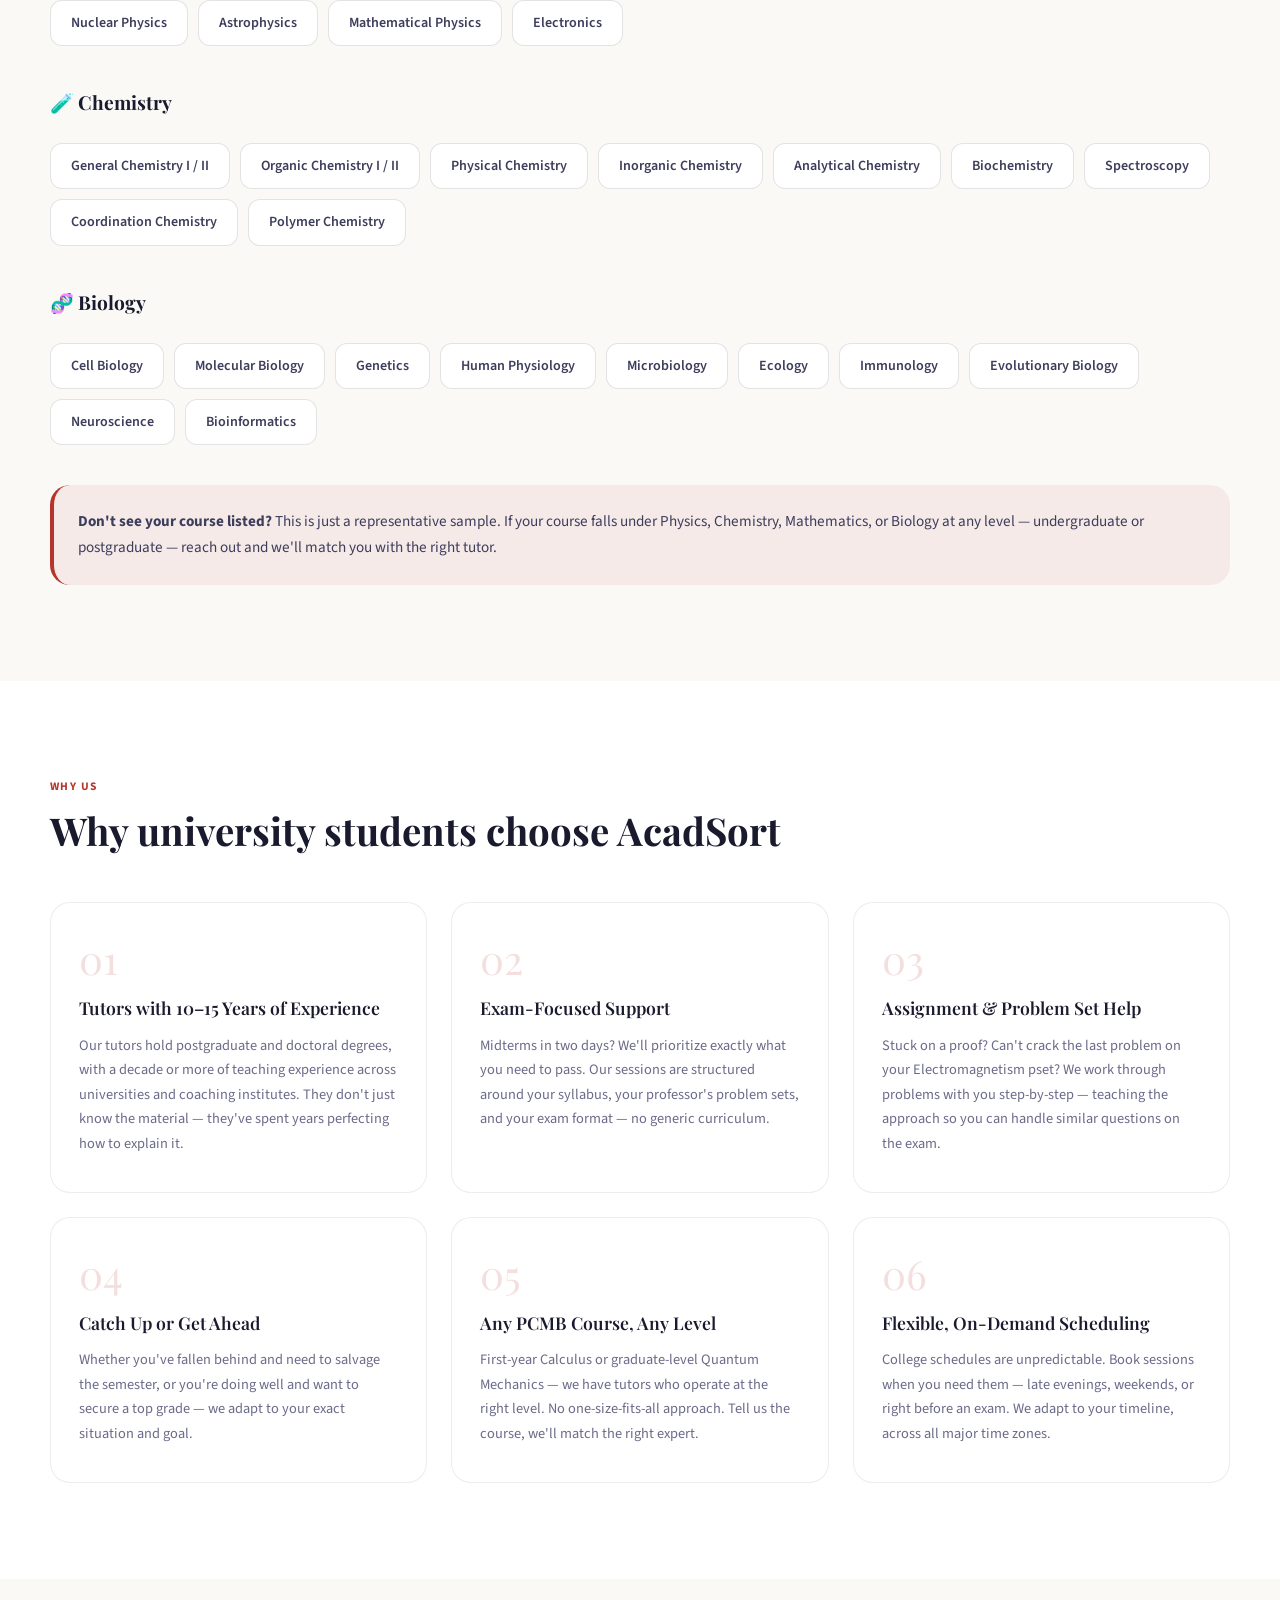
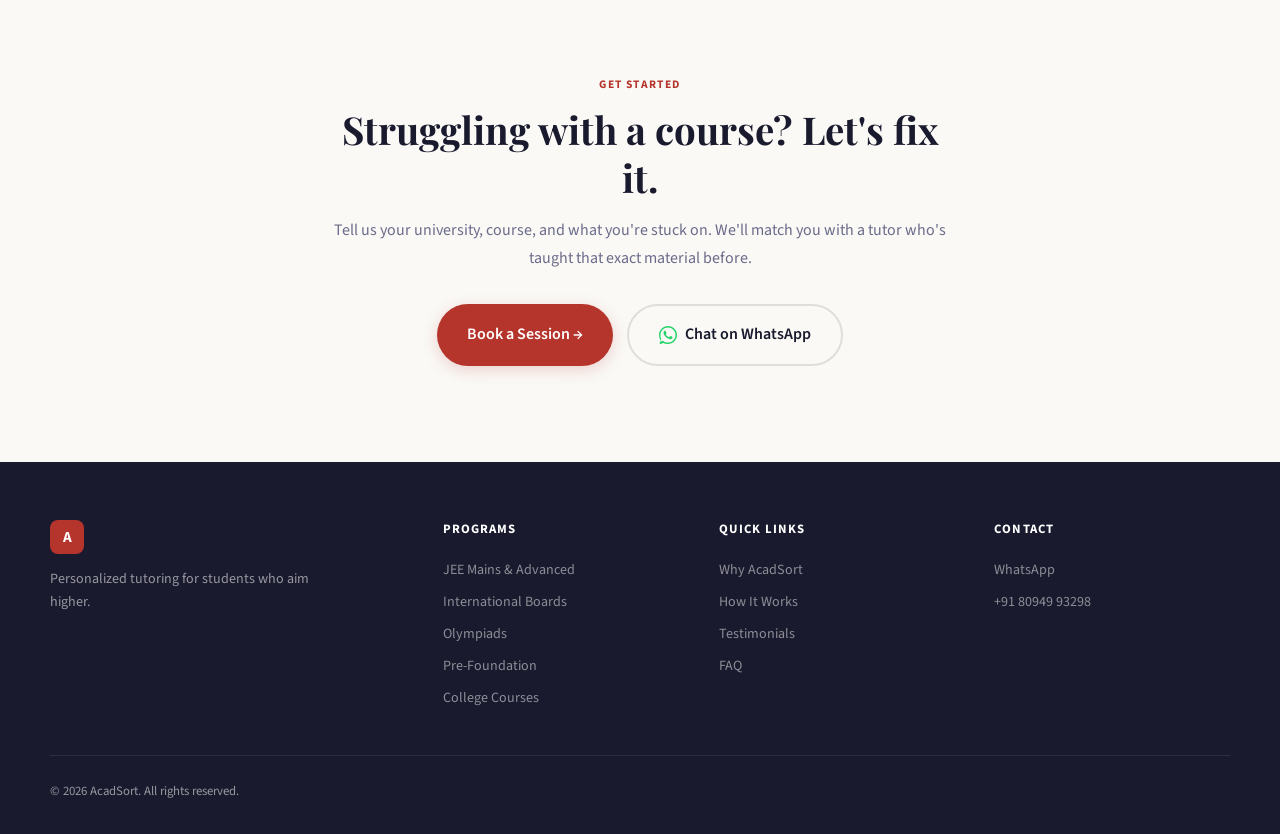
<file: college.html>
<!DOCTYPE html>
<html lang="en">
<head>
<meta charset="UTF-8">
<meta name="viewport" content="width=device-width, initial-scale=1.0">
<title>College Level Tutoring — Undergraduate & Postgraduate STEM — AcadSort</title>
<meta name="description" content="University-level tutoring in Mathematics, Physics, Chemistry & Biology. Students from Princeton, Stanford, Harvard, IITs and more trust AcadSort for college coursework support.">
<link rel="preconnect" href="https://fonts.googleapis.com">
<link rel="preconnect" href="https://fonts.gstatic.com" crossorigin>
<link href="https://fonts.googleapis.com/css2?family=Playfair+Display:ital,wght@0,400;0,600;0,700;1,400;1,600&family=Source+Sans+3:wght@400;500;600;700&display=swap" rel="stylesheet">
<link rel="stylesheet" href="style.css">
</head>
<body>

<nav class="nav" id="nav"><div class="nav-inner"><a href="index.html" class="nav-logo"><span class="logo-mark">A</span>AcadSort</a><div class="nav-links" id="navLinks"><div class="nav-dropdown"><a href="#" class="nav-dropdown-trigger">Programs <svg width="10" height="6" viewBox="0 0 10 6"><path d="M1 1l4 4 4-4" stroke="currentColor" stroke-width="1.5" fill="none"/></svg></a><div class="nav-dropdown-menu"><a href="jee.html">JEE Mains & Advanced</a><a href="international.html">International Boards</a><a href="olympiads.html">Olympiads</a><a href="foundation.html">Pre-Foundation</a><a href="college.html">College Courses</a></div></div><a href="index.html#why">Why AcadSort</a><a href="index.html#methodology">How It Works</a><a href="index.html#testimonials">Testimonials</a><a href="index.html#book" class="nav-cta">Book a Demo</a></div><button class="mobile-toggle" id="mobileToggle" aria-label="Menu"><span></span><span></span><span></span></button></div></nav>
<div class="mobile-menu" id="mobileMenu"><div class="mobile-menu-inner"><div class="mobile-menu-section"><div class="mobile-menu-label">Programs</div><a href="jee.html">JEE Mains & Advanced</a><a href="international.html">International Boards</a><a href="olympiads.html">Olympiads</a><a href="foundation.html">Pre-Foundation</a><a href="college.html">College Courses</a></div><div class="mobile-menu-section"><a href="index.html#why">Why AcadSort</a><a href="index.html#methodology">How It Works</a><a href="index.html#testimonials">Testimonials</a></div><a href="index.html#book" class="mobile-menu-cta">Book a Demo →</a></div></div>

<section class="segment-hero">
  <div class="hero-bg-pattern"></div>
  <div class="segment-hero-inner">
    <div class="section-label">College Courses</div>
    <h1>University-level STEM.<br>The support you wish you had.</h1>
    <p>College courses move fast. One bad week in Linear Algebra or Organic Chemistry can spiral into a semester of catching up. Our tutors — with postgraduate and doctoral degrees, and 10–15 years of teaching experience — help you stay ahead, not just keep up.</p>
    <div style="margin-top: 32px; display: flex; gap: 14px; flex-wrap: wrap;">
      <a href="index.html#book" class="btn-primary">Book a Session →</a>
      <a href="#courses" class="btn-secondary">See Courses We Cover</a>
    </div>
  </div>
</section>

<!-- TRUST BAR -->
<section class="results-banner">
  <div class="results-inner">
    <div class="section-label" style="color: var(--gold);">Trusted by Students From</div>
    <h2 class="section-title" style="color: white; margin-bottom: 48px;">Top universities around the world</h2>
    <div style="display: flex; flex-wrap: wrap; gap: 16px; justify-content: center;">
      <div class="curriculum-tag" style="background: rgba(255,255,255,0.08); border-color: rgba(255,255,255,0.15); color: rgba(255,255,255,0.85);">Princeton</div>
      <div class="curriculum-tag" style="background: rgba(255,255,255,0.08); border-color: rgba(255,255,255,0.15); color: rgba(255,255,255,0.85);">Stanford</div>
      <div class="curriculum-tag" style="background: rgba(255,255,255,0.08); border-color: rgba(255,255,255,0.15); color: rgba(255,255,255,0.85);">Harvard</div>
      <div class="curriculum-tag" style="background: rgba(255,255,255,0.08); border-color: rgba(255,255,255,0.15); color: rgba(255,255,255,0.85);">University of Waterloo</div>
      <div class="curriculum-tag" style="background: rgba(255,255,255,0.08); border-color: rgba(255,255,255,0.15); color: rgba(255,255,255,0.85);">IITs</div>
      <div class="curriculum-tag" style="background: rgba(255,255,255,0.08); border-color: rgba(255,255,255,0.15); color: rgba(255,255,255,0.85);">IIITs</div>
      <div class="curriculum-tag" style="background: rgba(255,255,255,0.08); border-color: rgba(255,255,255,0.15); color: rgba(255,255,255,0.85);">VIT</div>
      <div class="curriculum-tag" style="background: rgba(255,255,255,0.08); border-color: rgba(255,255,255,0.15); color: rgba(255,255,255,0.85);">SRM</div>
      <div class="curriculum-tag" style="background: rgba(255,255,255,0.08); border-color: rgba(255,255,255,0.15); color: rgba(255,255,255,0.85);">And many more...</div>
    </div>
  </div>
</section>

<!-- COURSES WE COVER -->
<section style="padding: 96px 24px;" id="courses">
  <div class="section-inner">
    <div class="section-header">
      <div class="section-label">Courses</div>
      <h2 class="section-title">Any STEM course your university throws at you</h2>
      <p class="section-desc">Whether it's a first-year prerequisite or a graduate-level seminar, if it falls under Physics, Chemistry, Mathematics, or Biology — we can help. Here's a sample of what we regularly cover.</p>
    </div>

    <h3 style="font-family: var(--font-display); font-size: 1.2rem; margin: 32px 0 16px;">📐 Mathematics</h3>
    <div class="curriculum-grid">
      <div class="curriculum-tag">Calculus I / II / III</div>
      <div class="curriculum-tag">Linear Algebra</div>
      <div class="curriculum-tag">Differential Equations</div>
      <div class="curriculum-tag">Real Analysis</div>
      <div class="curriculum-tag">Abstract Algebra / Group Theory</div>
      <div class="curriculum-tag">Number Theory</div>
      <div class="curriculum-tag">Probability & Statistics</div>
      <div class="curriculum-tag">Discrete Mathematics</div>
      <div class="curriculum-tag">Topology</div>
      <div class="curriculum-tag">Complex Analysis</div>
      <div class="curriculum-tag">Numerical Methods</div>
      <div class="curriculum-tag">Mathematical Methods for Physics</div>
    </div>

    <h3 style="font-family: var(--font-display); font-size: 1.2rem; margin: 40px 0 16px;">⚛️ Physics</h3>
    <div class="curriculum-grid">
      <div class="curriculum-tag">Classical Mechanics I / II</div>
      <div class="curriculum-tag">Electromagnetism</div>
      <div class="curriculum-tag">Quantum Mechanics</div>
      <div class="curriculum-tag">Thermodynamics & Statistical Mechanics</div>
      <div class="curriculum-tag">Optics</div>
      <div class="curriculum-tag">Solid State Physics</div>
      <div class="curriculum-tag">Nuclear Physics</div>
      <div class="curriculum-tag">Astrophysics</div>
      <div class="curriculum-tag">Mathematical Physics</div>
      <div class="curriculum-tag">Electronics</div>
    </div>

    <h3 style="font-family: var(--font-display); font-size: 1.2rem; margin: 40px 0 16px;">🧪 Chemistry</h3>
    <div class="curriculum-grid">
      <div class="curriculum-tag">General Chemistry I / II</div>
      <div class="curriculum-tag">Organic Chemistry I / II</div>
      <div class="curriculum-tag">Physical Chemistry</div>
      <div class="curriculum-tag">Inorganic Chemistry</div>
      <div class="curriculum-tag">Analytical Chemistry</div>
      <div class="curriculum-tag">Biochemistry</div>
      <div class="curriculum-tag">Spectroscopy</div>
      <div class="curriculum-tag">Coordination Chemistry</div>
      <div class="curriculum-tag">Polymer Chemistry</div>
    </div>

    <h3 style="font-family: var(--font-display); font-size: 1.2rem; margin: 40px 0 16px;">🧬 Biology</h3>
    <div class="curriculum-grid">
      <div class="curriculum-tag">Cell Biology</div>
      <div class="curriculum-tag">Molecular Biology</div>
      <div class="curriculum-tag">Genetics</div>
      <div class="curriculum-tag">Human Physiology</div>
      <div class="curriculum-tag">Microbiology</div>
      <div class="curriculum-tag">Ecology</div>
      <div class="curriculum-tag">Immunology</div>
      <div class="curriculum-tag">Evolutionary Biology</div>
      <div class="curriculum-tag">Neuroscience</div>
      <div class="curriculum-tag">Bioinformatics</div>
    </div>

    <div style="margin-top: 40px; padding: 24px; background: var(--accent-glow); border-radius: var(--radius-lg); border-left: 4px solid var(--accent);">
      <p style="font-size: 0.95rem; color: var(--ink-light); line-height: 1.7; margin: 0;">
        <strong>Don't see your course listed?</strong> This is just a representative sample. If your course falls under Physics, Chemistry, Mathematics, or Biology at any level — undergraduate or postgraduate — reach out and we'll match you with the right tutor.
      </p>
    </div>
  </div>
</section>

<!-- WHY COLLEGE STUDENTS CHOOSE US -->
<section style="background: var(--white); padding: 96px 24px;">
  <div class="section-inner">
    <div class="section-header">
      <div class="section-label">Why Us</div>
      <h2 class="section-title">Why university students choose AcadSort</h2>
    </div>
    <div class="why-grid">
      <div class="why-card fade-up">
        <div class="why-num">01</div>
        <h3>Tutors with 10–15 Years of Experience</h3>
        <p>Our tutors hold postgraduate and doctoral degrees, with a decade or more of teaching experience across universities and coaching institutes. They don't just know the material — they've spent years perfecting how to explain it.</p>
      </div>
      <div class="why-card fade-up">
        <div class="why-num">02</div>
        <h3>Exam-Focused Support</h3>
        <p>Midterms in two days? We'll prioritize exactly what you need to pass. Our sessions are structured around your syllabus, your professor's problem sets, and your exam format — no generic curriculum.</p>
      </div>
      <div class="why-card fade-up">
        <div class="why-num">03</div>
        <h3>Assignment & Problem Set Help</h3>
        <p>Stuck on a proof? Can't crack the last problem on your Electromagnetism pset? We work through problems with you step-by-step — teaching the approach so you can handle similar questions on the exam.</p>
      </div>
      <div class="why-card fade-up">
        <div class="why-num">04</div>
        <h3>Catch Up or Get Ahead</h3>
        <p>Whether you've fallen behind and need to salvage the semester, or you're doing well and want to secure a top grade — we adapt to your exact situation and goal.</p>
      </div>
      <div class="why-card fade-up">
        <div class="why-num">05</div>
        <h3>Any PCMB Course, Any Level</h3>
        <p>First-year Calculus or graduate-level Quantum Mechanics — we have tutors who operate at the right level. No one-size-fits-all approach. Tell us the course, we'll match the right expert.</p>
      </div>
      <div class="why-card fade-up">
        <div class="why-num">06</div>
        <h3>Flexible, On-Demand Scheduling</h3>
        <p>College schedules are unpredictable. Book sessions when you need them — late evenings, weekends, or right before an exam. We adapt to your timeline, across all major time zones.</p>
      </div>
    </div>
  </div>
</section>

<!-- CTA -->
<section style="padding: 96px 24px;">
  <div class="section-inner" style="text-align: center; max-width: 640px;">
    <div class="section-label">Get Started</div>
    <h2 class="section-title">Struggling with a course? Let's fix it.</h2>
    <p style="color: var(--ink-muted); margin-bottom: 32px;">Tell us your university, course, and what you're stuck on. We'll match you with a tutor who's taught that exact material before.</p>
    <div style="display: flex; gap: 14px; justify-content: center; flex-wrap: wrap;">
      <a href="index.html#book" class="btn-primary">Book a Session →</a>
      <a href="https://wa.me/918094993298?text=Hi%2C%20I%20need%20help%20with%20a%20college%20course." class="btn-secondary" style="gap: 8px;">
        <svg viewBox="0 0 24 24" fill="#25D366" width="18" height="18"><path d="M17.472 14.382c-.297-.149-1.758-.867-2.03-.967-.273-.099-.471-.148-.67.15-.197.297-.767.966-.94 1.164-.173.199-.347.223-.644.075-.297-.15-1.255-.463-2.39-1.475-.883-.788-1.48-1.761-1.653-2.059-.173-.297-.018-.458.13-.606.134-.133.298-.347.446-.52.149-.174.198-.298.298-.497.099-.198.05-.371-.025-.52-.075-.149-.669-1.612-.916-2.207-.242-.579-.487-.5-.669-.51-.173-.008-.371-.01-.57-.01-.198 0-.52.074-.792.372-.272.297-1.04 1.016-1.04 2.479 0 1.462 1.065 2.875 1.213 3.074.149.198 2.096 3.2 5.077 4.487.709.306 1.262.489 1.694.625.712.227 1.36.195 1.871.118.571-.085 1.758-.719 2.006-1.413.248-.694.248-1.289.173-1.413-.074-.124-.272-.198-.57-.347z"/><path d="M12 0C5.373 0 0 5.373 0 12c0 2.625.846 5.059 2.284 7.034L.789 23.492a.5.5 0 00.611.611l4.458-1.495A11.934 11.934 0 0012 24c6.627 0 12-5.373 12-12S18.627 0 12 0zm0 22c-2.33 0-4.49-.764-6.232-2.056l-.435-.332-3.26 1.093 1.093-3.26-.332-.435A9.955 9.955 0 012 12C2 6.477 6.477 2 12 2s10 4.477 10 10-4.477 10-10 10z"/></svg>
        Chat on WhatsApp
      </a>
    </div>
  </div>
</section>

<footer class="footer"><div class="footer-inner"><div class="footer-top"><div class="footer-brand"><div class="nav-logo" style="margin-bottom:12px;"><span class="logo-mark">A</span>AcadSort</div><p>Personalized tutoring for students who aim higher.</p></div><div class="footer-links-group"><h4>Programs</h4><a href="jee.html">JEE Mains & Advanced</a><a href="international.html">International Boards</a><a href="olympiads.html">Olympiads</a><a href="foundation.html">Pre-Foundation</a><a href="college.html">College Courses</a></div><div class="footer-links-group"><h4>Quick Links</h4><a href="index.html#why">Why AcadSort</a><a href="index.html#methodology">How It Works</a><a href="index.html#testimonials">Testimonials</a><a href="index.html#faq">FAQ</a></div><div class="footer-links-group"><h4>Contact</h4><a href="https://wa.me/918094993298">WhatsApp</a><a href="tel:+918094993298">+91 80949 93298</a></div></div><div class="footer-bottom"><p>© 2026 AcadSort. All rights reserved.</p></div></div></footer>
<a href="https://wa.me/918094993298" class="whatsapp-float" aria-label="WhatsApp"><svg viewBox="0 0 24 24" fill="currentColor"><path d="M17.472 14.382c-.297-.149-1.758-.867-2.03-.967-.273-.099-.471-.148-.67.15-.197.297-.767.966-.94 1.164-.173.199-.347.223-.644.075-.297-.15-1.255-.463-2.39-1.475-.883-.788-1.48-1.761-1.653-2.059-.173-.297-.018-.458.13-.606.134-.133.298-.347.446-.52.149-.174.198-.298.298-.497.099-.198.05-.371-.025-.52-.075-.149-.669-1.612-.916-2.207-.242-.579-.487-.5-.669-.51-.173-.008-.371-.01-.57-.01-.198 0-.52.074-.792.372-.272.297-1.04 1.016-1.04 2.479 0 1.462 1.065 2.875 1.213 3.074.149.198 2.096 3.2 5.077 4.487.709.306 1.262.489 1.694.625.712.227 1.36.195 1.871.118.571-.085 1.758-.719 2.006-1.413.248-.694.248-1.289.173-1.413-.074-.124-.272-.198-.57-.347z"/><path d="M12 0C5.373 0 0 5.373 0 12c0 2.625.846 5.059 2.284 7.034L.789 23.492a.5.5 0 00.611.611l4.458-1.495A11.934 11.934 0 0012 24c6.627 0 12-5.373 12-12S18.627 0 12 0zm0 22c-2.33 0-4.49-.764-6.232-2.056l-.435-.332-3.26 1.093 1.093-3.26-.332-.435A9.955 9.955 0 012 12C2 6.477 6.477 2 12 2s10 4.477 10 10-4.477 10-10 10z"/></svg></a>
<script>const nav=document.getElementById('nav');window.addEventListener('scroll',()=>nav.classList.toggle('scrolled',window.scrollY>20));const toggle=document.getElementById('mobileToggle'),mobileMenu=document.getElementById('mobileMenu');toggle.addEventListener('click',()=>{toggle.classList.toggle('active');mobileMenu.classList.toggle('open');document.body.style.overflow=mobileMenu.classList.contains('open')?'hidden':'';});mobileMenu.querySelectorAll('a').forEach(a=>a.addEventListener('click',()=>{toggle.classList.remove('active');mobileMenu.classList.remove('open');document.body.style.overflow='';}));const observer=new IntersectionObserver(entries=>{entries.forEach(e=>{if(e.isIntersecting)e.target.classList.add('visible');});},{threshold:0.12});document.querySelectorAll('.fade-up').forEach(el=>observer.observe(el));</script>
</body>
</html>
</file>
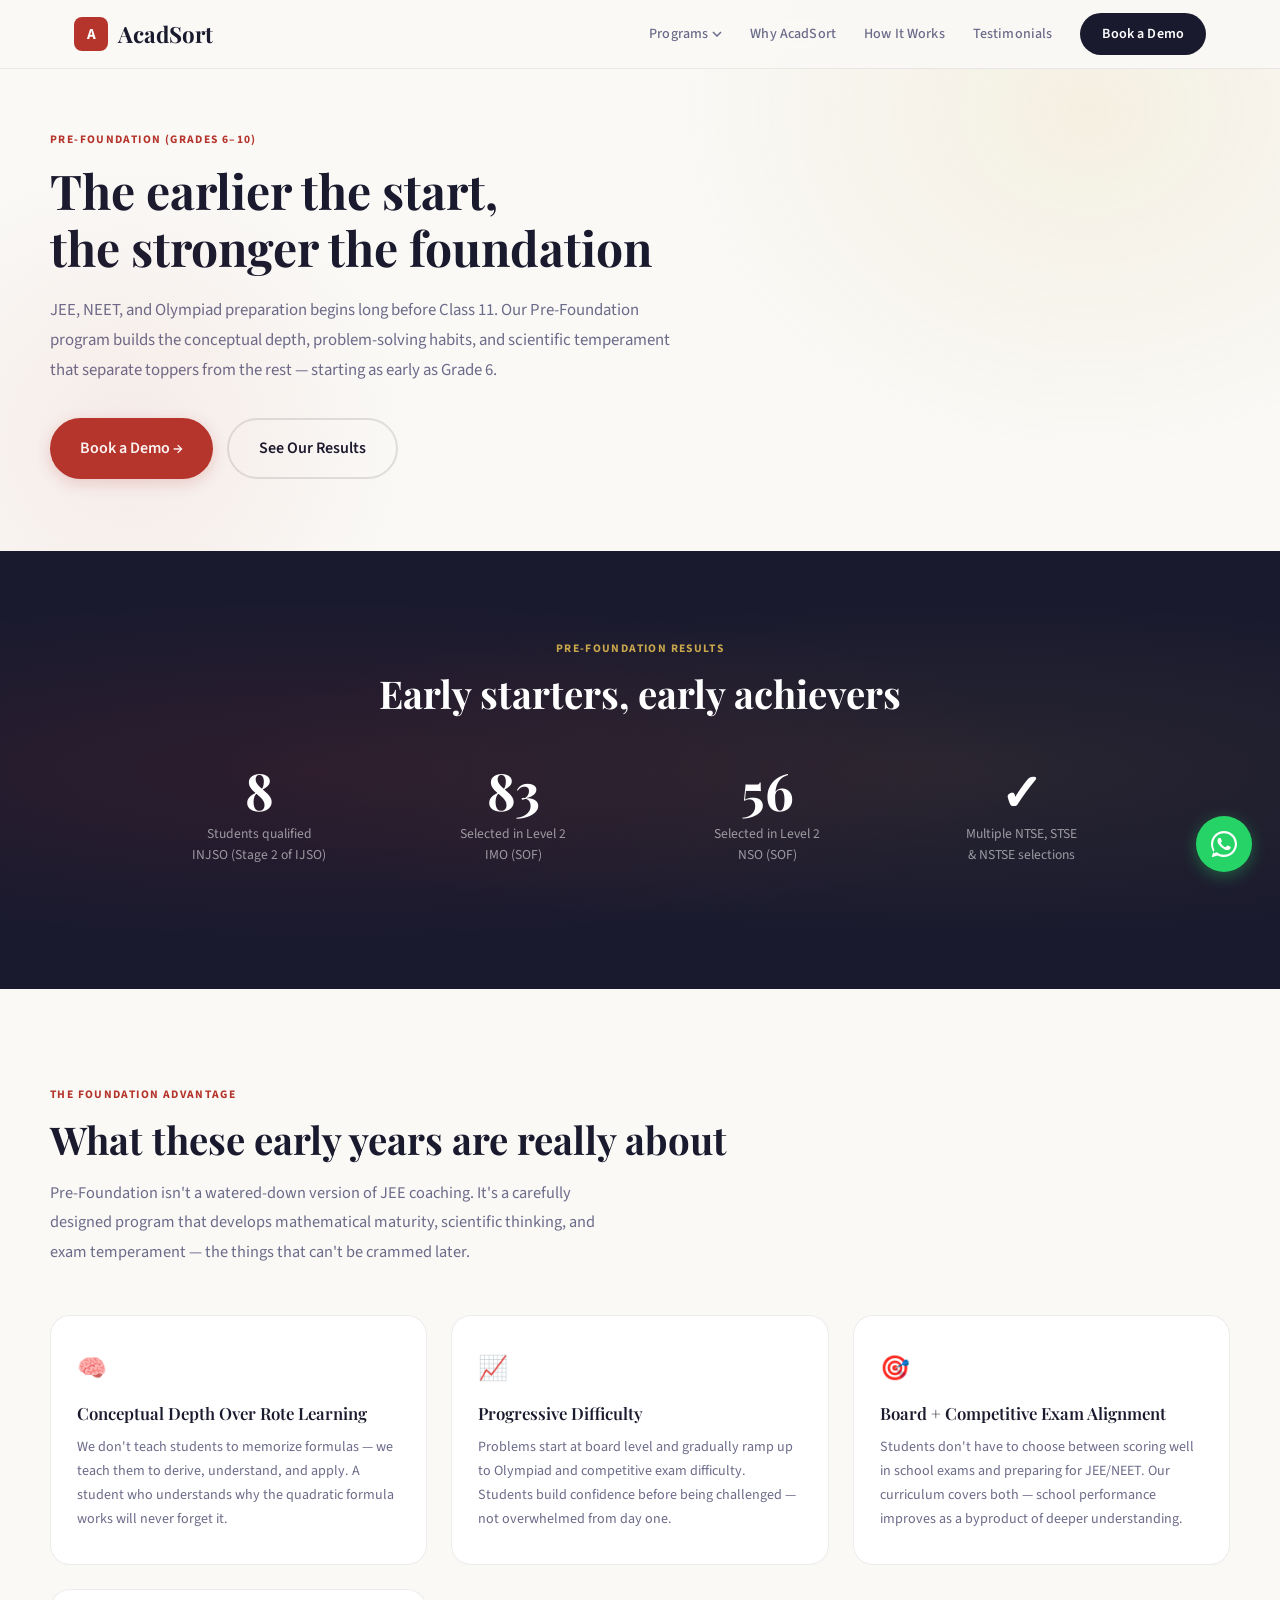
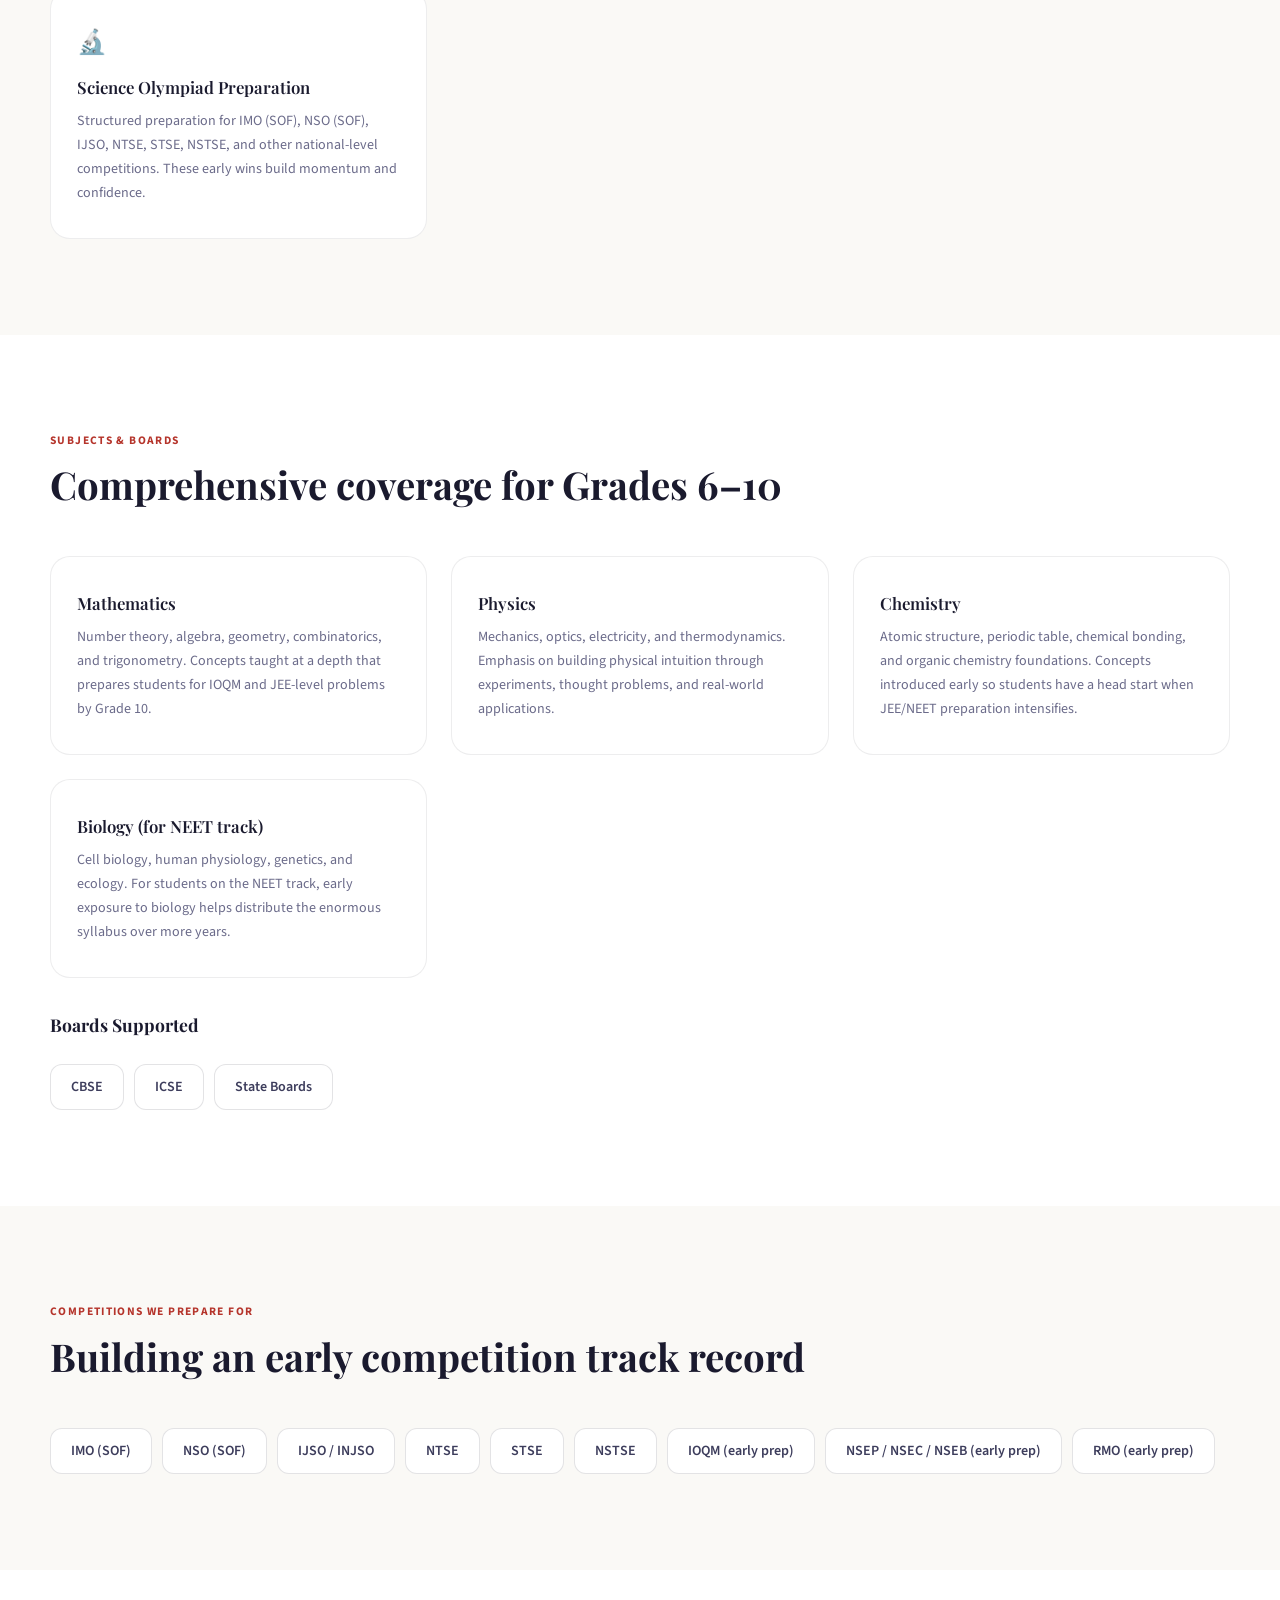
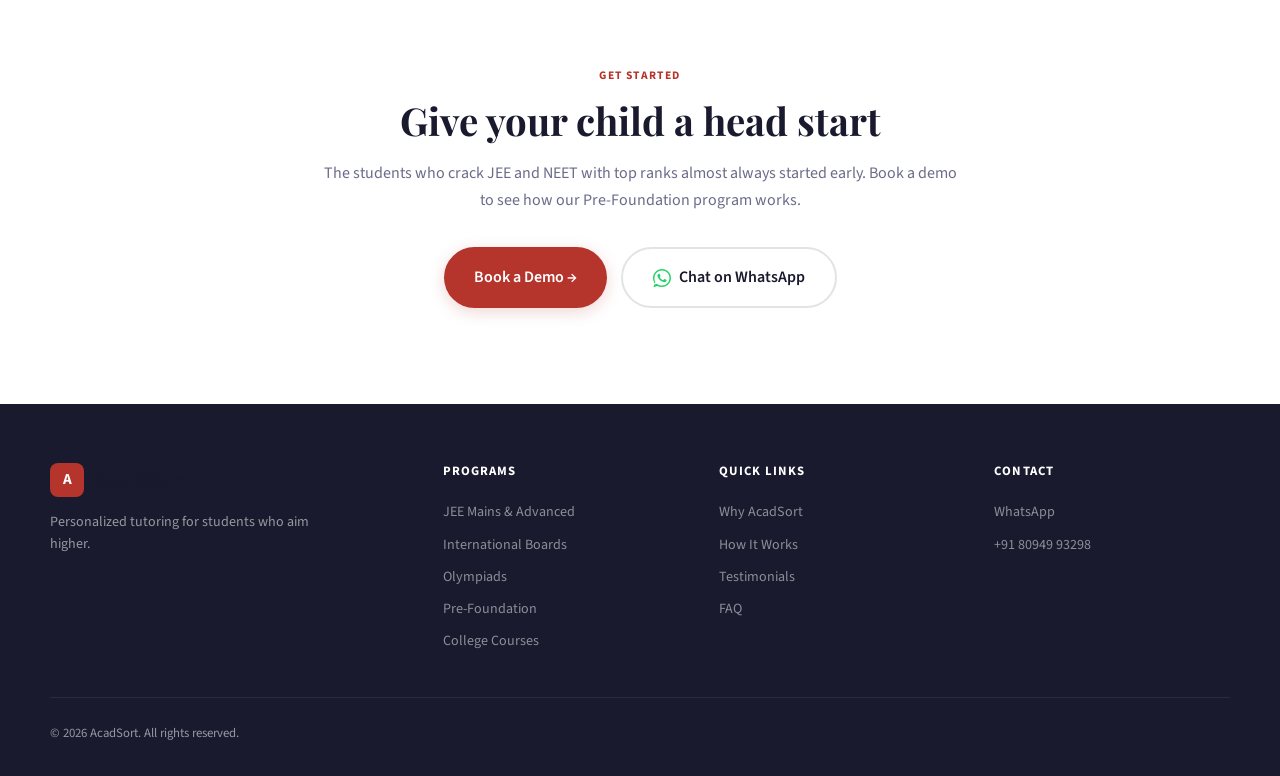
<file: foundation.html>
<!DOCTYPE html>
<html lang="en">
<head>
<meta charset="UTF-8">
<meta name="viewport" content="width=device-width, initial-scale=1.0">
<title>Pre-Foundation Coaching (Grade 6–10) — JEE, NEET & Science Olympiads — AcadSort</title>
<meta name="description" content="Build rock-solid fundamentals for JEE, NEET and national-level Olympiads from Grade 6. INJSO qualifiers, SOF Level 2 selections, NTSE results.">
<link rel="preconnect" href="https://fonts.googleapis.com">
<link rel="preconnect" href="https://fonts.gstatic.com" crossorigin>
<link href="https://fonts.googleapis.com/css2?family=Playfair+Display:ital,wght@0,400;0,600;0,700;1,400;1,600&family=Source+Sans+3:wght@400;500;600;700&display=swap" rel="stylesheet">
<link rel="stylesheet" href="style.css">
</head>
<body>

<nav class="nav" id="nav"><div class="nav-inner"><a href="index.html" class="nav-logo"><span class="logo-mark">A</span>AcadSort</a><div class="nav-links" id="navLinks"><div class="nav-dropdown"><a href="#" class="nav-dropdown-trigger">Programs <svg width="10" height="6" viewBox="0 0 10 6"><path d="M1 1l4 4 4-4" stroke="currentColor" stroke-width="1.5" fill="none"/></svg></a><div class="nav-dropdown-menu"><a href="jee.html">JEE Mains & Advanced</a><a href="international.html">International Boards</a><a href="olympiads.html">Olympiads</a><a href="foundation.html">Pre-Foundation</a><a href="college.html">College Courses</a></div></div><a href="index.html#why">Why AcadSort</a><a href="index.html#methodology">How It Works</a><a href="index.html#testimonials">Testimonials</a><a href="index.html#book" class="nav-cta">Book a Demo</a></div><button class="mobile-toggle" id="mobileToggle" aria-label="Menu"><span></span><span></span><span></span></button></div></nav>
<div class="mobile-menu" id="mobileMenu"><div class="mobile-menu-inner"><div class="mobile-menu-section"><div class="mobile-menu-label">Programs</div><a href="jee.html">JEE Mains & Advanced</a><a href="international.html">International Boards</a><a href="olympiads.html">Olympiads</a><a href="foundation.html">Pre-Foundation</a><a href="college.html">College Courses</a></div><div class="mobile-menu-section"><a href="index.html#why">Why AcadSort</a><a href="index.html#methodology">How It Works</a><a href="index.html#testimonials">Testimonials</a></div><a href="index.html#book" class="mobile-menu-cta">Book a Demo →</a></div></div>

<section class="segment-hero">
  <div class="hero-bg-pattern"></div>
  <div class="segment-hero-inner">
    <div class="section-label">Pre-Foundation (Grades 6–10)</div>
    <h1>The earlier the start,<br>the stronger the foundation</h1>
    <p>JEE, NEET, and Olympiad preparation begins long before Class 11. Our Pre-Foundation program builds the conceptual depth, problem-solving habits, and scientific temperament that separate toppers from the rest — starting as early as Grade 6.</p>
    <div style="margin-top: 32px; display: flex; gap: 14px; flex-wrap: wrap;">
      <a href="index.html#book" class="btn-primary">Book a Demo →</a>
      <a href="#results" class="btn-secondary">See Our Results</a>
    </div>
  </div>
</section>

<!-- RESULTS -->
<section class="results-banner" id="results">
  <div class="results-inner">
    <div class="section-label" style="color: var(--gold);">Pre-Foundation Results</div>
    <h2 class="section-title" style="color: white; margin-bottom: 48px;">Early starters, early achievers</h2>
    <div class="results-grid">
      <div class="result-item fade-up">
        <div class="result-num">8</div>
        <div class="result-label">Students qualified<br>INJSO (Stage 2 of IJSO)</div>
      </div>
      <div class="result-item fade-up">
        <div class="result-num">83</div>
        <div class="result-label">Selected in Level 2<br>IMO (SOF)</div>
      </div>
      <div class="result-item fade-up">
        <div class="result-num">56</div>
        <div class="result-label">Selected in Level 2<br>NSO (SOF)</div>
      </div>
      <div class="result-item fade-up">
        <div class="result-num">✓</div>
        <div class="result-label">Multiple NTSE, STSE<br>& NSTSE selections</div>
      </div>
    </div>
  </div>
</section>

<!-- WHAT WE BUILD -->
<section style="padding: 96px 24px;">
  <div class="section-inner">
    <div class="section-header">
      <div class="section-label">The Foundation Advantage</div>
      <h2 class="section-title">What these early years are really about</h2>
      <p class="section-desc">Pre-Foundation isn't a watered-down version of JEE coaching. It's a carefully designed program that develops mathematical maturity, scientific thinking, and exam temperament — the things that can't be crammed later.</p>
    </div>
    <div class="feature-grid">
      <div class="feature-card fade-up">
        <div style="font-size: 1.5rem; margin-bottom: 10px;">🧠</div>
        <h3>Conceptual Depth Over Rote Learning</h3>
        <p>We don't teach students to memorize formulas — we teach them to derive, understand, and apply. A student who understands why the quadratic formula works will never forget it.</p>
      </div>
      <div class="feature-card fade-up">
        <div style="font-size: 1.5rem; margin-bottom: 10px;">📈</div>
        <h3>Progressive Difficulty</h3>
        <p>Problems start at board level and gradually ramp up to Olympiad and competitive exam difficulty. Students build confidence before being challenged — not overwhelmed from day one.</p>
      </div>
      <div class="feature-card fade-up">
        <div style="font-size: 1.5rem; margin-bottom: 10px;">🎯</div>
        <h3>Board + Competitive Exam Alignment</h3>
        <p>Students don't have to choose between scoring well in school exams and preparing for JEE/NEET. Our curriculum covers both — school performance improves as a byproduct of deeper understanding.</p>
      </div>
      <div class="feature-card fade-up">
        <div style="font-size: 1.5rem; margin-bottom: 10px;">🔬</div>
        <h3>Science Olympiad Preparation</h3>
        <p>Structured preparation for IMO (SOF), NSO (SOF), IJSO, NTSE, STSE, NSTSE, and other national-level competitions. These early wins build momentum and confidence.</p>
      </div>
    </div>
  </div>
</section>

<!-- SUBJECTS -->
<section style="background: var(--white); padding: 96px 24px;">
  <div class="section-inner">
    <div class="section-header">
      <div class="section-label">Subjects & Boards</div>
      <h2 class="section-title">Comprehensive coverage for Grades 6–10</h2>
    </div>
    <div class="feature-grid">
      <div class="feature-card fade-up">
        <h3>Mathematics</h3>
        <p>Number theory, algebra, geometry, combinatorics, and trigonometry. Concepts taught at a depth that prepares students for IOQM and JEE-level problems by Grade 10.</p>
      </div>
      <div class="feature-card fade-up">
        <h3>Physics</h3>
        <p>Mechanics, optics, electricity, and thermodynamics. Emphasis on building physical intuition through experiments, thought problems, and real-world applications.</p>
      </div>
      <div class="feature-card fade-up">
        <h3>Chemistry</h3>
        <p>Atomic structure, periodic table, chemical bonding, and organic chemistry foundations. Concepts introduced early so students have a head start when JEE/NEET preparation intensifies.</p>
      </div>
      <div class="feature-card fade-up">
        <h3>Biology (for NEET track)</h3>
        <p>Cell biology, human physiology, genetics, and ecology. For students on the NEET track, early exposure to biology helps distribute the enormous syllabus over more years.</p>
      </div>
    </div>
    <div style="margin-top: 32px;">
      <h3 style="font-family: var(--font-display); font-size: 1.1rem; margin-bottom: 16px;">Boards Supported</h3>
      <div class="curriculum-grid">
        <div class="curriculum-tag">CBSE</div>
        <div class="curriculum-tag">ICSE</div>
        <div class="curriculum-tag">State Boards</div>
      </div>
    </div>
  </div>
</section>

<!-- COMPETITIONS -->
<section style="padding: 96px 24px;">
  <div class="section-inner">
    <div class="section-header">
      <div class="section-label">Competitions We Prepare For</div>
      <h2 class="section-title">Building an early competition track record</h2>
    </div>
    <div class="curriculum-grid">
      <div class="curriculum-tag">IMO (SOF)</div>
      <div class="curriculum-tag">NSO (SOF)</div>
      <div class="curriculum-tag">IJSO / INJSO</div>
      <div class="curriculum-tag">NTSE</div>
      <div class="curriculum-tag">STSE</div>
      <div class="curriculum-tag">NSTSE</div>
      <div class="curriculum-tag">IOQM (early prep)</div>
      <div class="curriculum-tag">NSEP / NSEC / NSEB (early prep)</div>
      <div class="curriculum-tag">RMO (early prep)</div>
    </div>
  </div>
</section>

<!-- CTA -->
<section style="background: var(--white); padding: 96px 24px;">
  <div class="section-inner" style="text-align: center; max-width: 640px;">
    <div class="section-label">Get Started</div>
    <h2 class="section-title">Give your child a head start</h2>
    <p style="color: var(--ink-muted); margin-bottom: 32px;">The students who crack JEE and NEET with top ranks almost always started early. Book a demo to see how our Pre-Foundation program works.</p>
    <div style="display: flex; gap: 14px; justify-content: center; flex-wrap: wrap;">
      <a href="index.html#book" class="btn-primary">Book a Demo →</a>
      <a href="https://wa.me/918094993298?text=Hi%2C%20I%27m%20interested%20in%20Pre-Foundation%20coaching." class="btn-secondary" style="gap: 8px;">
        <svg viewBox="0 0 24 24" fill="#25D366" width="18" height="18"><path d="M17.472 14.382c-.297-.149-1.758-.867-2.03-.967-.273-.099-.471-.148-.67.15-.197.297-.767.966-.94 1.164-.173.199-.347.223-.644.075-.297-.15-1.255-.463-2.39-1.475-.883-.788-1.48-1.761-1.653-2.059-.173-.297-.018-.458.13-.606.134-.133.298-.347.446-.52.149-.174.198-.298.298-.497.099-.198.05-.371-.025-.52-.075-.149-.669-1.612-.916-2.207-.242-.579-.487-.5-.669-.51-.173-.008-.371-.01-.57-.01-.198 0-.52.074-.792.372-.272.297-1.04 1.016-1.04 2.479 0 1.462 1.065 2.875 1.213 3.074.149.198 2.096 3.2 5.077 4.487.709.306 1.262.489 1.694.625.712.227 1.36.195 1.871.118.571-.085 1.758-.719 2.006-1.413.248-.694.248-1.289.173-1.413-.074-.124-.272-.198-.57-.347z"/><path d="M12 0C5.373 0 0 5.373 0 12c0 2.625.846 5.059 2.284 7.034L.789 23.492a.5.5 0 00.611.611l4.458-1.495A11.934 11.934 0 0012 24c6.627 0 12-5.373 12-12S18.627 0 12 0zm0 22c-2.33 0-4.49-.764-6.232-2.056l-.435-.332-3.26 1.093 1.093-3.26-.332-.435A9.955 9.955 0 012 12C2 6.477 6.477 2 12 2s10 4.477 10 10-4.477 10-10 10z"/></svg>
        Chat on WhatsApp
      </a>
    </div>
  </div>
</section>

<footer class="footer"><div class="footer-inner"><div class="footer-top"><div class="footer-brand"><div class="nav-logo" style="margin-bottom:12px;"><span class="logo-mark">A</span>AcadSort</div><p>Personalized tutoring for students who aim higher.</p></div><div class="footer-links-group"><h4>Programs</h4><a href="jee.html">JEE Mains & Advanced</a><a href="international.html">International Boards</a><a href="olympiads.html">Olympiads</a><a href="foundation.html">Pre-Foundation</a><a href="college.html">College Courses</a></div><div class="footer-links-group"><h4>Quick Links</h4><a href="index.html#why">Why AcadSort</a><a href="index.html#methodology">How It Works</a><a href="index.html#testimonials">Testimonials</a><a href="index.html#faq">FAQ</a></div><div class="footer-links-group"><h4>Contact</h4><a href="https://wa.me/918094993298">WhatsApp</a><a href="tel:+918094993298">+91 80949 93298</a></div></div><div class="footer-bottom"><p>© 2026 AcadSort. All rights reserved.</p></div></div></footer>
<a href="https://wa.me/918094993298" class="whatsapp-float" aria-label="WhatsApp"><svg viewBox="0 0 24 24" fill="currentColor"><path d="M17.472 14.382c-.297-.149-1.758-.867-2.03-.967-.273-.099-.471-.148-.67.15-.197.297-.767.966-.94 1.164-.173.199-.347.223-.644.075-.297-.15-1.255-.463-2.39-1.475-.883-.788-1.48-1.761-1.653-2.059-.173-.297-.018-.458.13-.606.134-.133.298-.347.446-.52.149-.174.198-.298.298-.497.099-.198.05-.371-.025-.52-.075-.149-.669-1.612-.916-2.207-.242-.579-.487-.5-.669-.51-.173-.008-.371-.01-.57-.01-.198 0-.52.074-.792.372-.272.297-1.04 1.016-1.04 2.479 0 1.462 1.065 2.875 1.213 3.074.149.198 2.096 3.2 5.077 4.487.709.306 1.262.489 1.694.625.712.227 1.36.195 1.871.118.571-.085 1.758-.719 2.006-1.413.248-.694.248-1.289.173-1.413-.074-.124-.272-.198-.57-.347z"/><path d="M12 0C5.373 0 0 5.373 0 12c0 2.625.846 5.059 2.284 7.034L.789 23.492a.5.5 0 00.611.611l4.458-1.495A11.934 11.934 0 0012 24c6.627 0 12-5.373 12-12S18.627 0 12 0zm0 22c-2.33 0-4.49-.764-6.232-2.056l-.435-.332-3.26 1.093 1.093-3.26-.332-.435A9.955 9.955 0 012 12C2 6.477 6.477 2 12 2s10 4.477 10 10-4.477 10-10 10z"/></svg></a>
<script>const nav=document.getElementById('nav');window.addEventListener('scroll',()=>nav.classList.toggle('scrolled',window.scrollY>20));const toggle=document.getElementById('mobileToggle'),mobileMenu=document.getElementById('mobileMenu');toggle.addEventListener('click',()=>{toggle.classList.toggle('active');mobileMenu.classList.toggle('open');document.body.style.overflow=mobileMenu.classList.contains('open')?'hidden':'';});mobileMenu.querySelectorAll('a').forEach(a=>a.addEventListener('click',()=>{toggle.classList.remove('active');mobileMenu.classList.remove('open');document.body.style.overflow='';}));const observer=new IntersectionObserver(entries=>{entries.forEach(e=>{if(e.isIntersecting)e.target.classList.add('visible');});},{threshold:0.12});document.querySelectorAll('.fade-up').forEach(el=>observer.observe(el));</script>
</body>
</html>
</file>
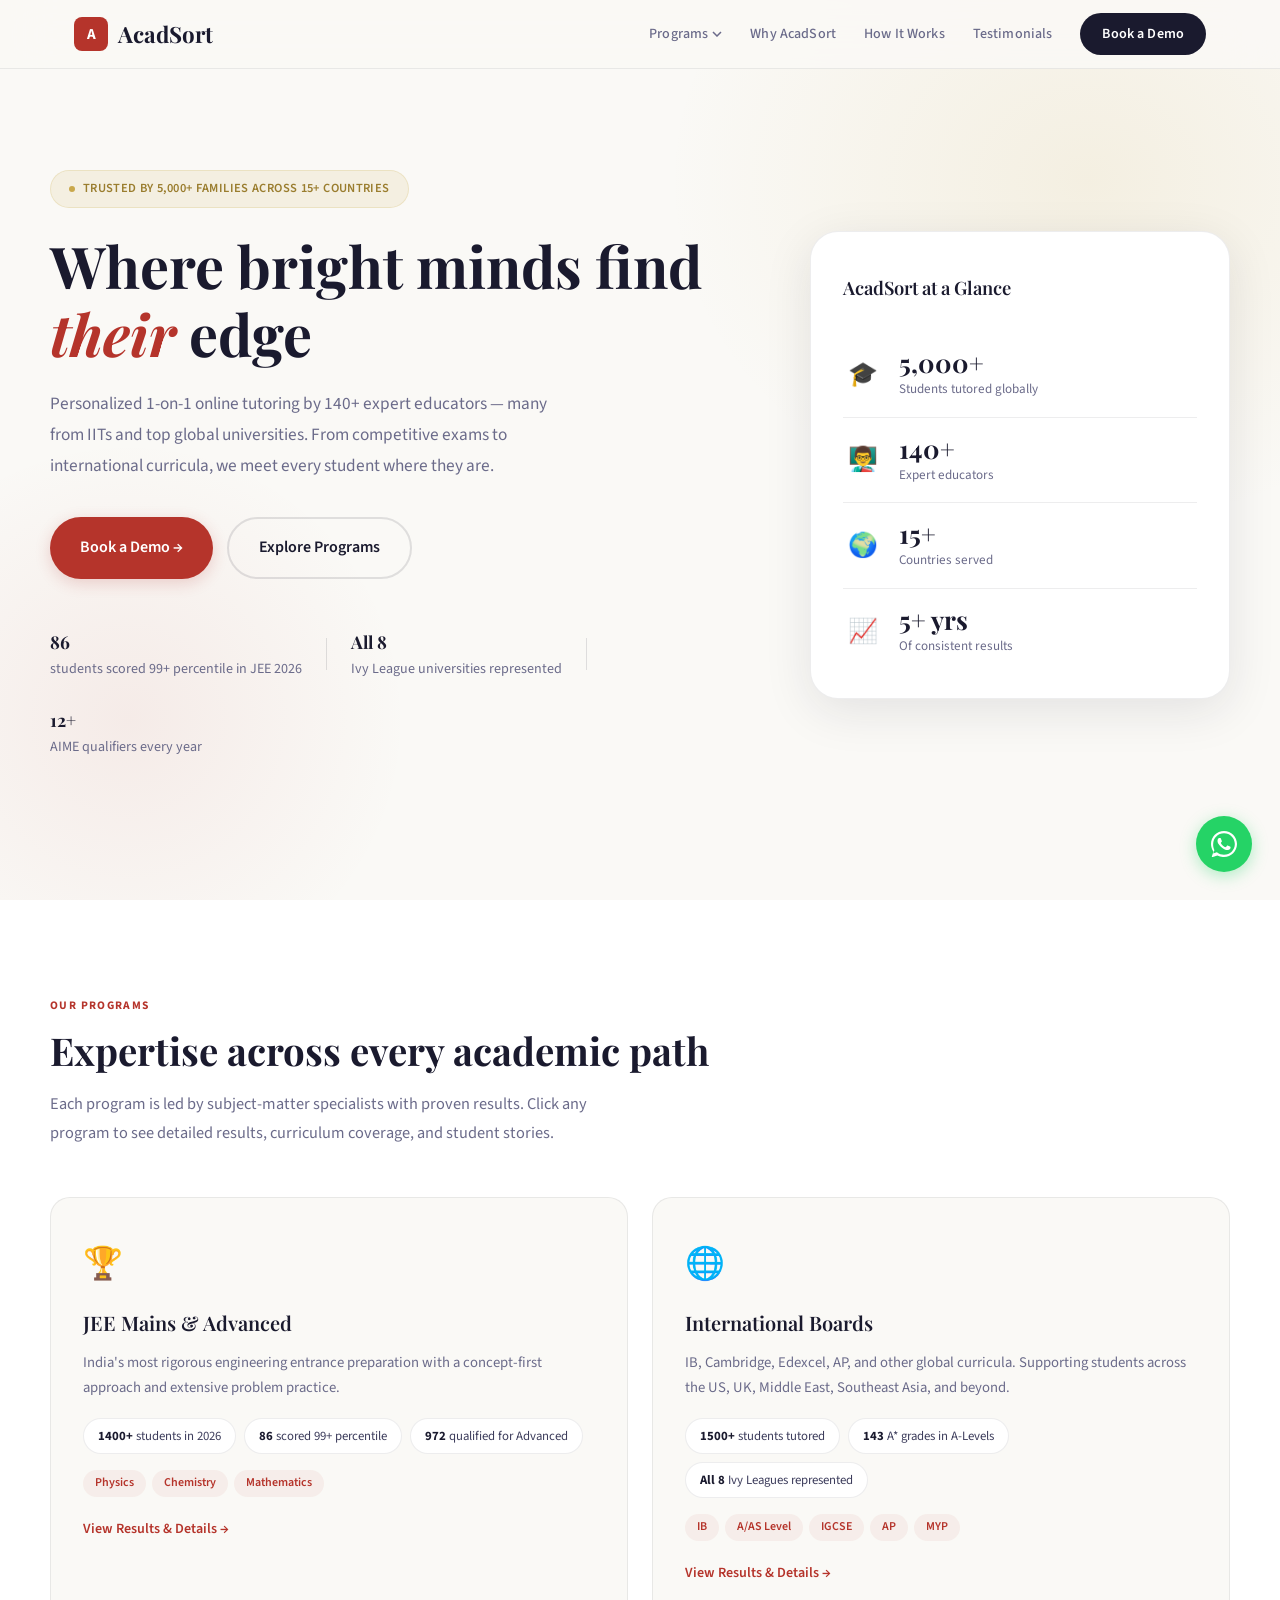
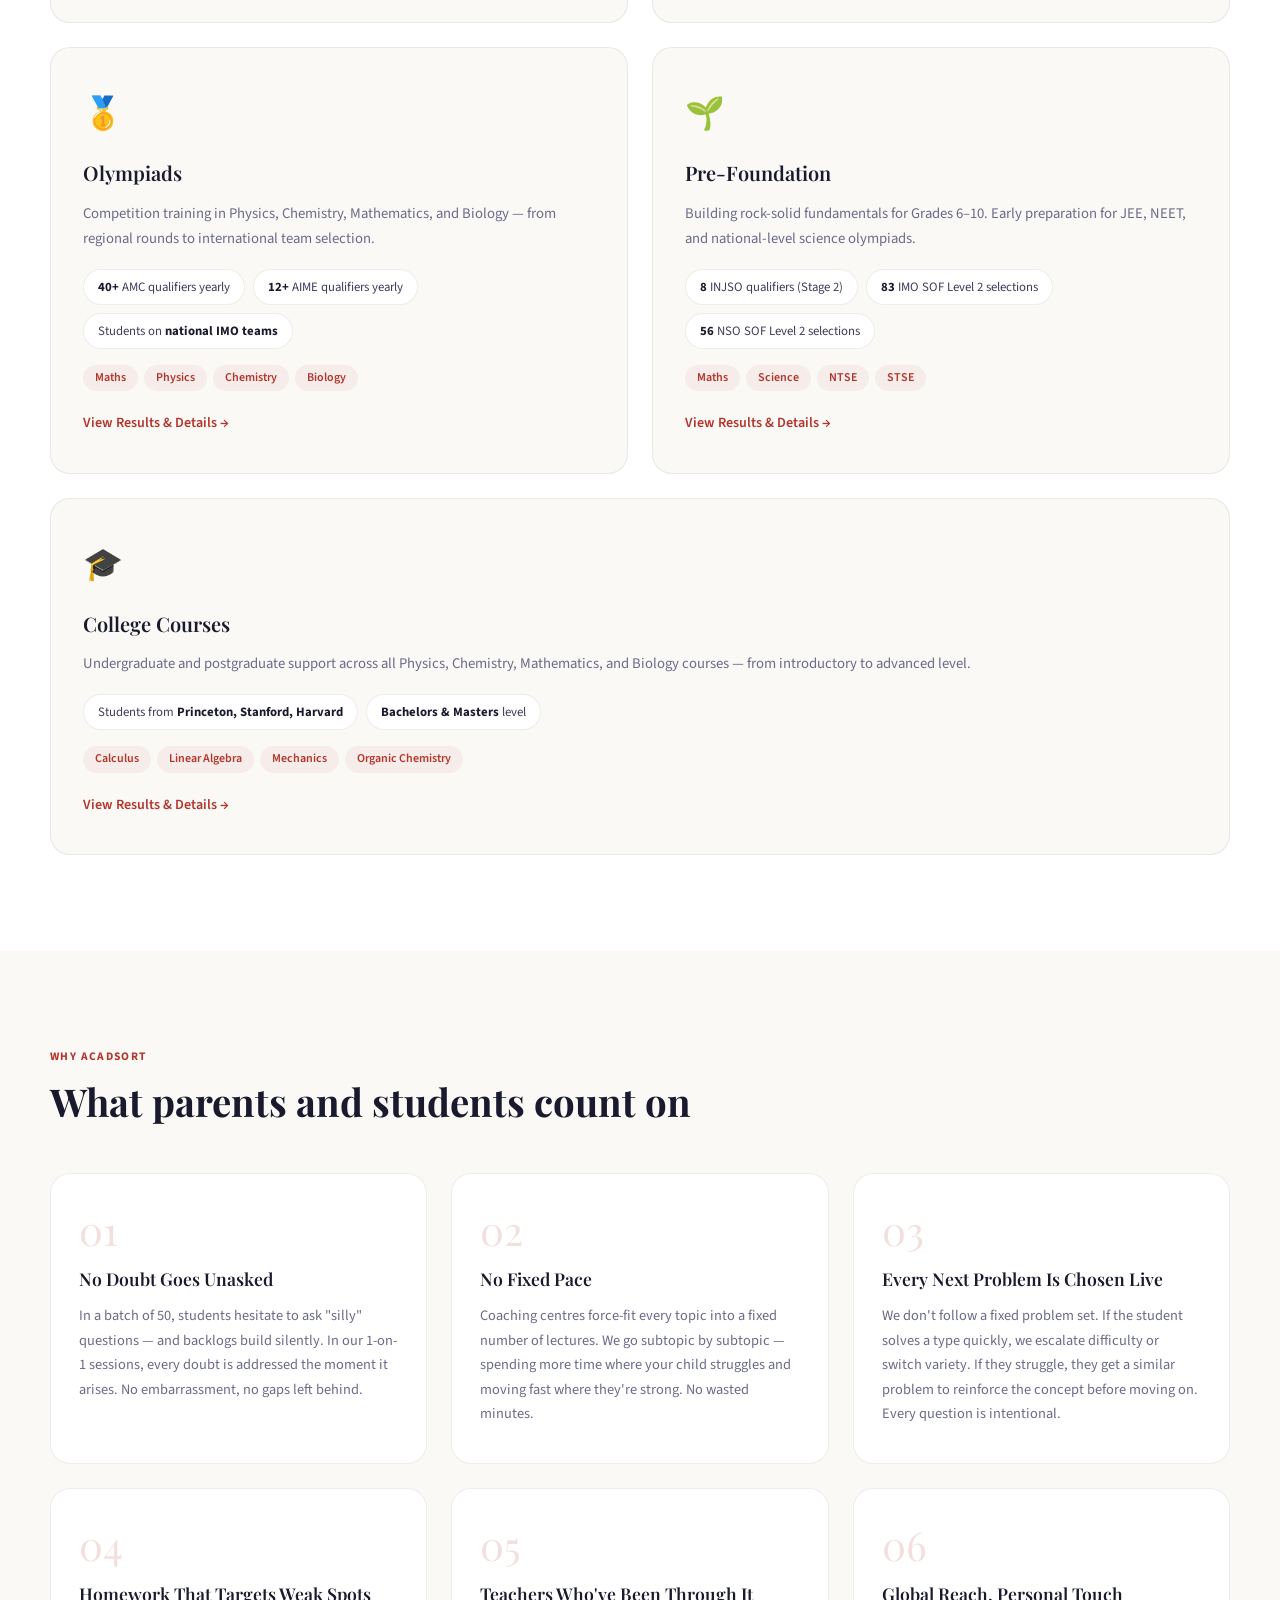
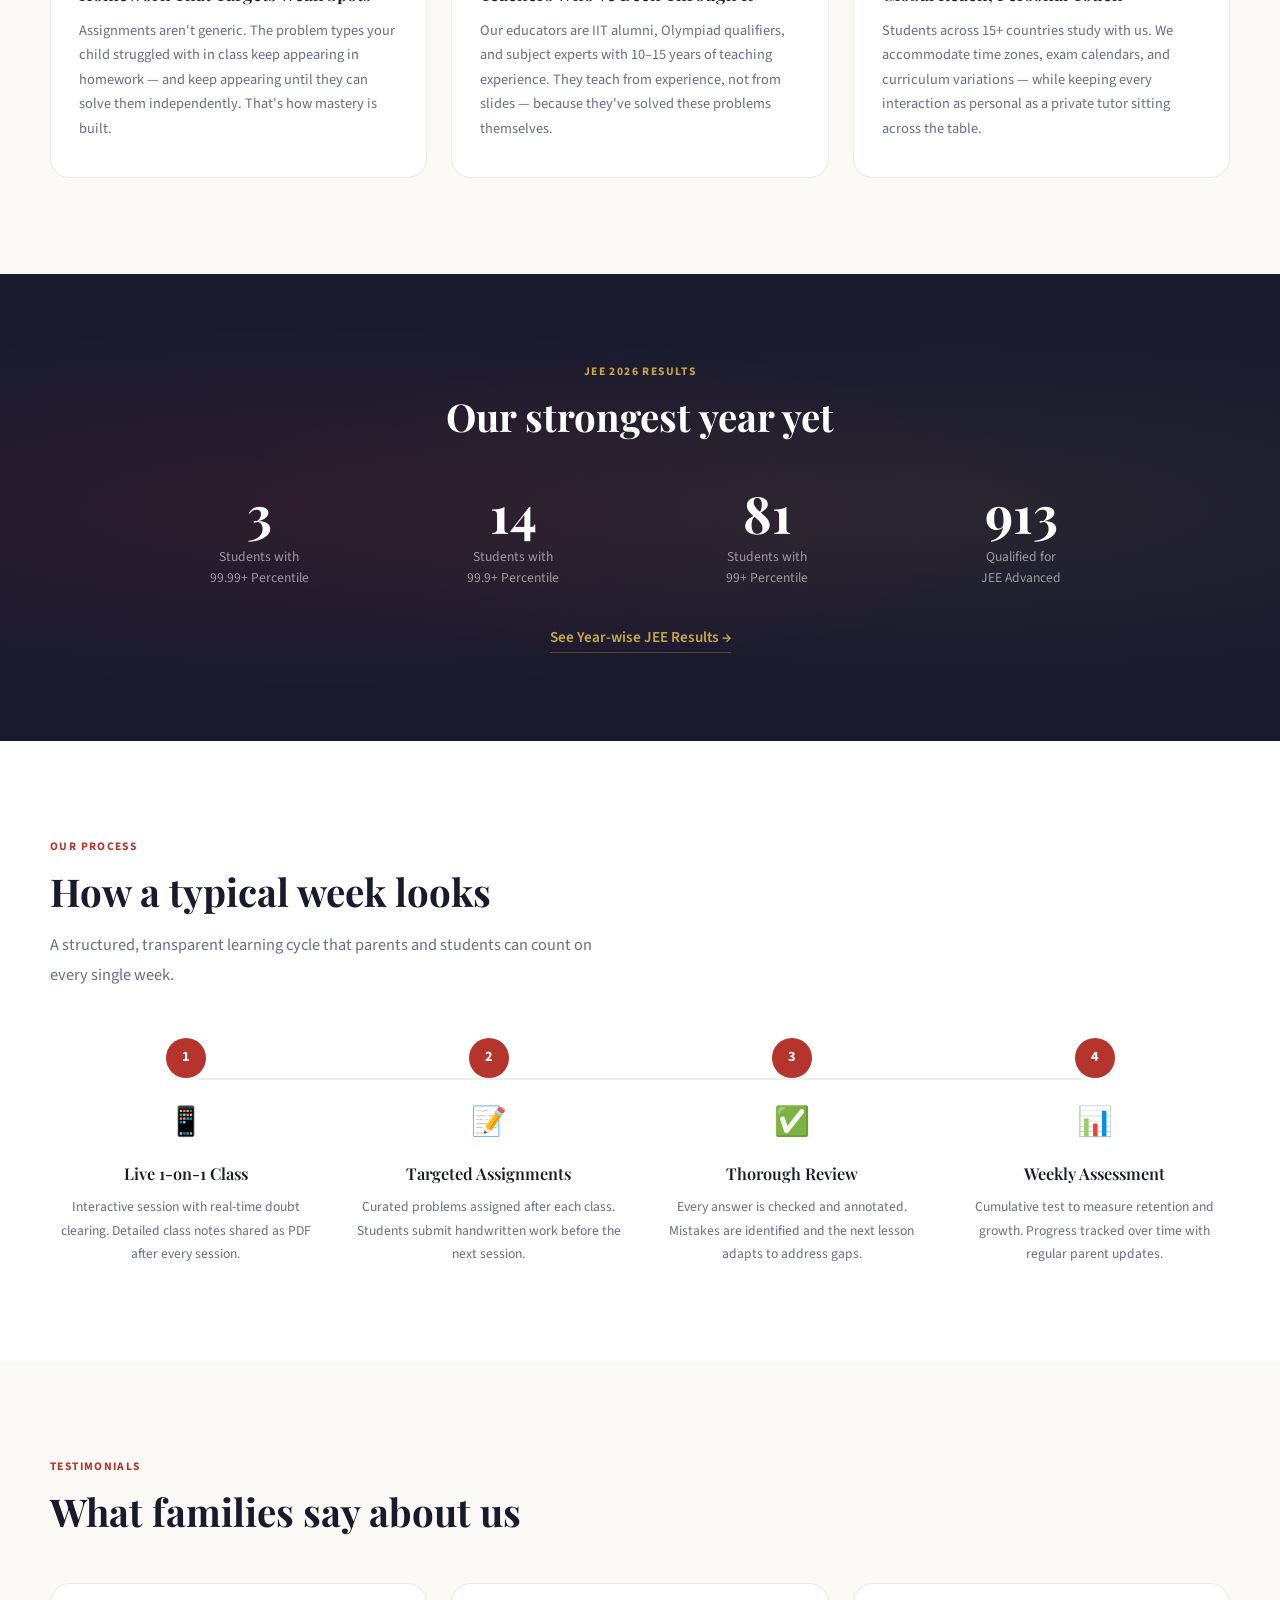
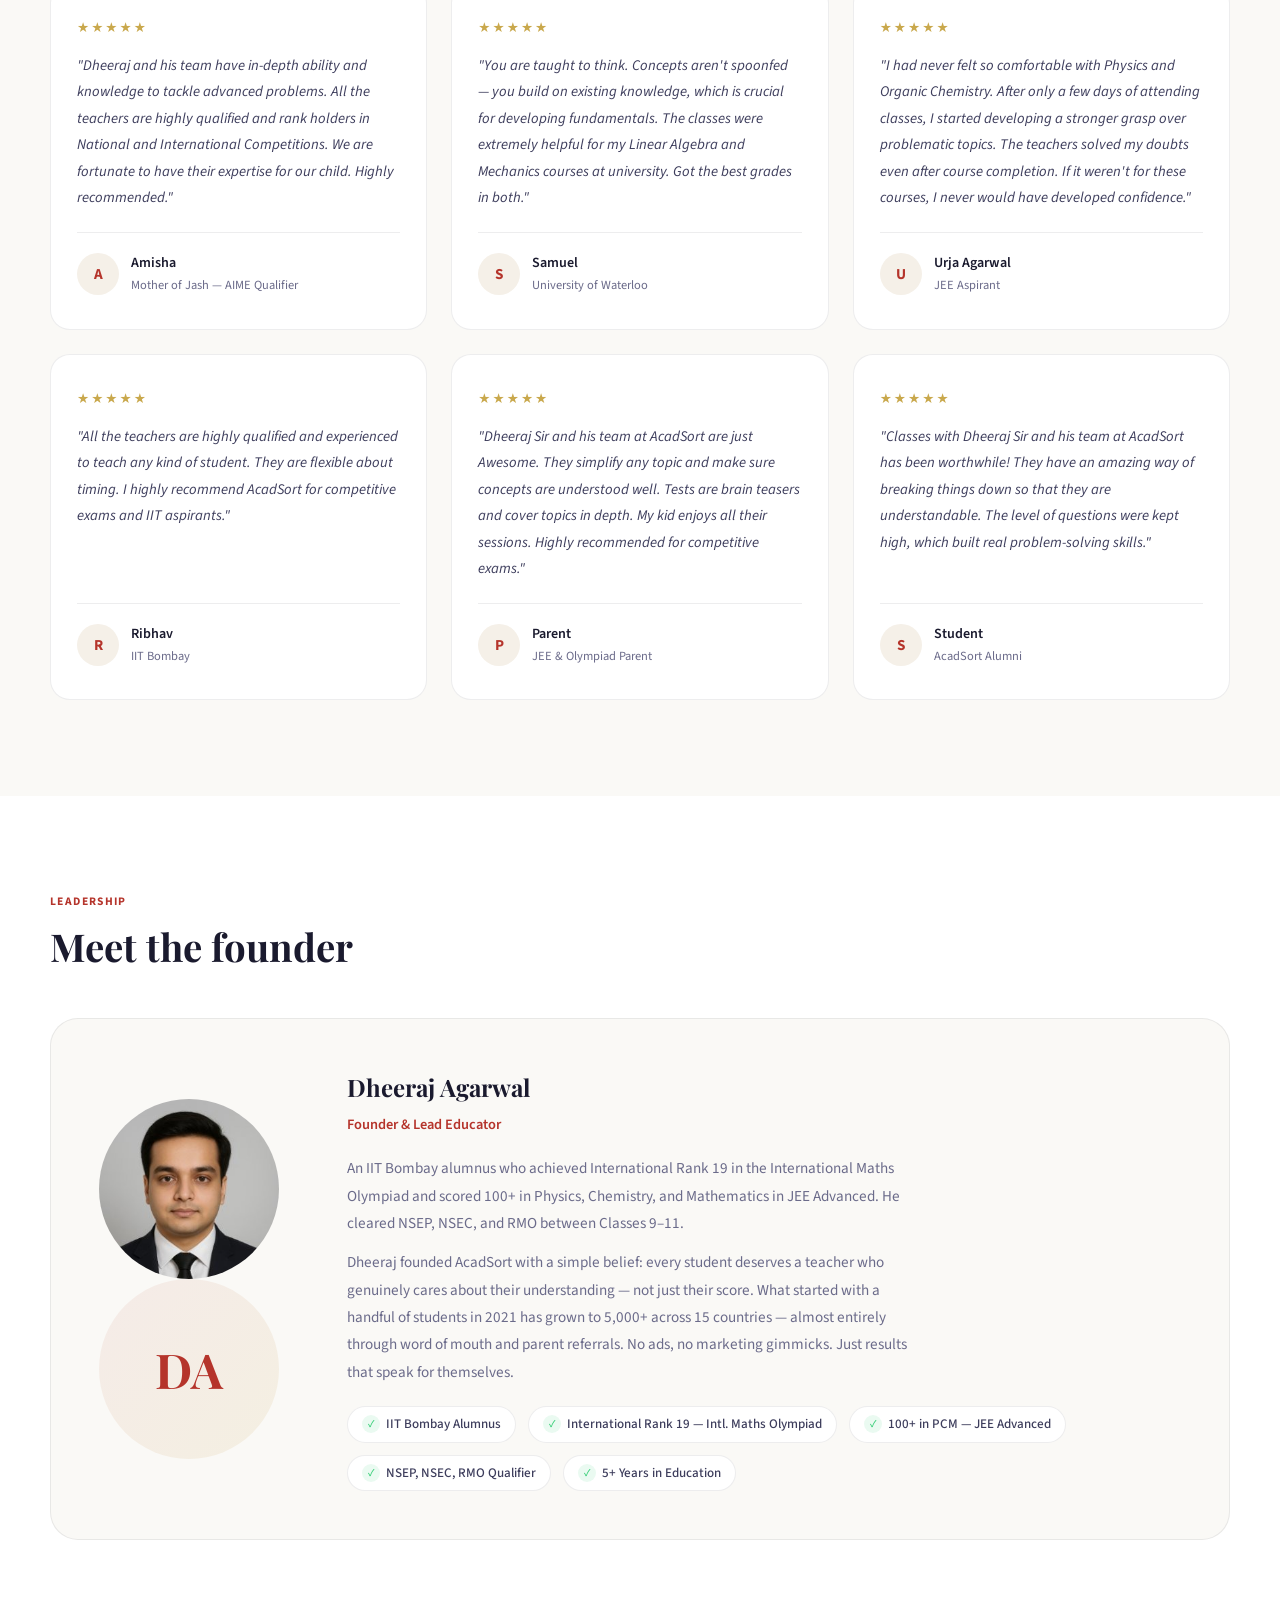
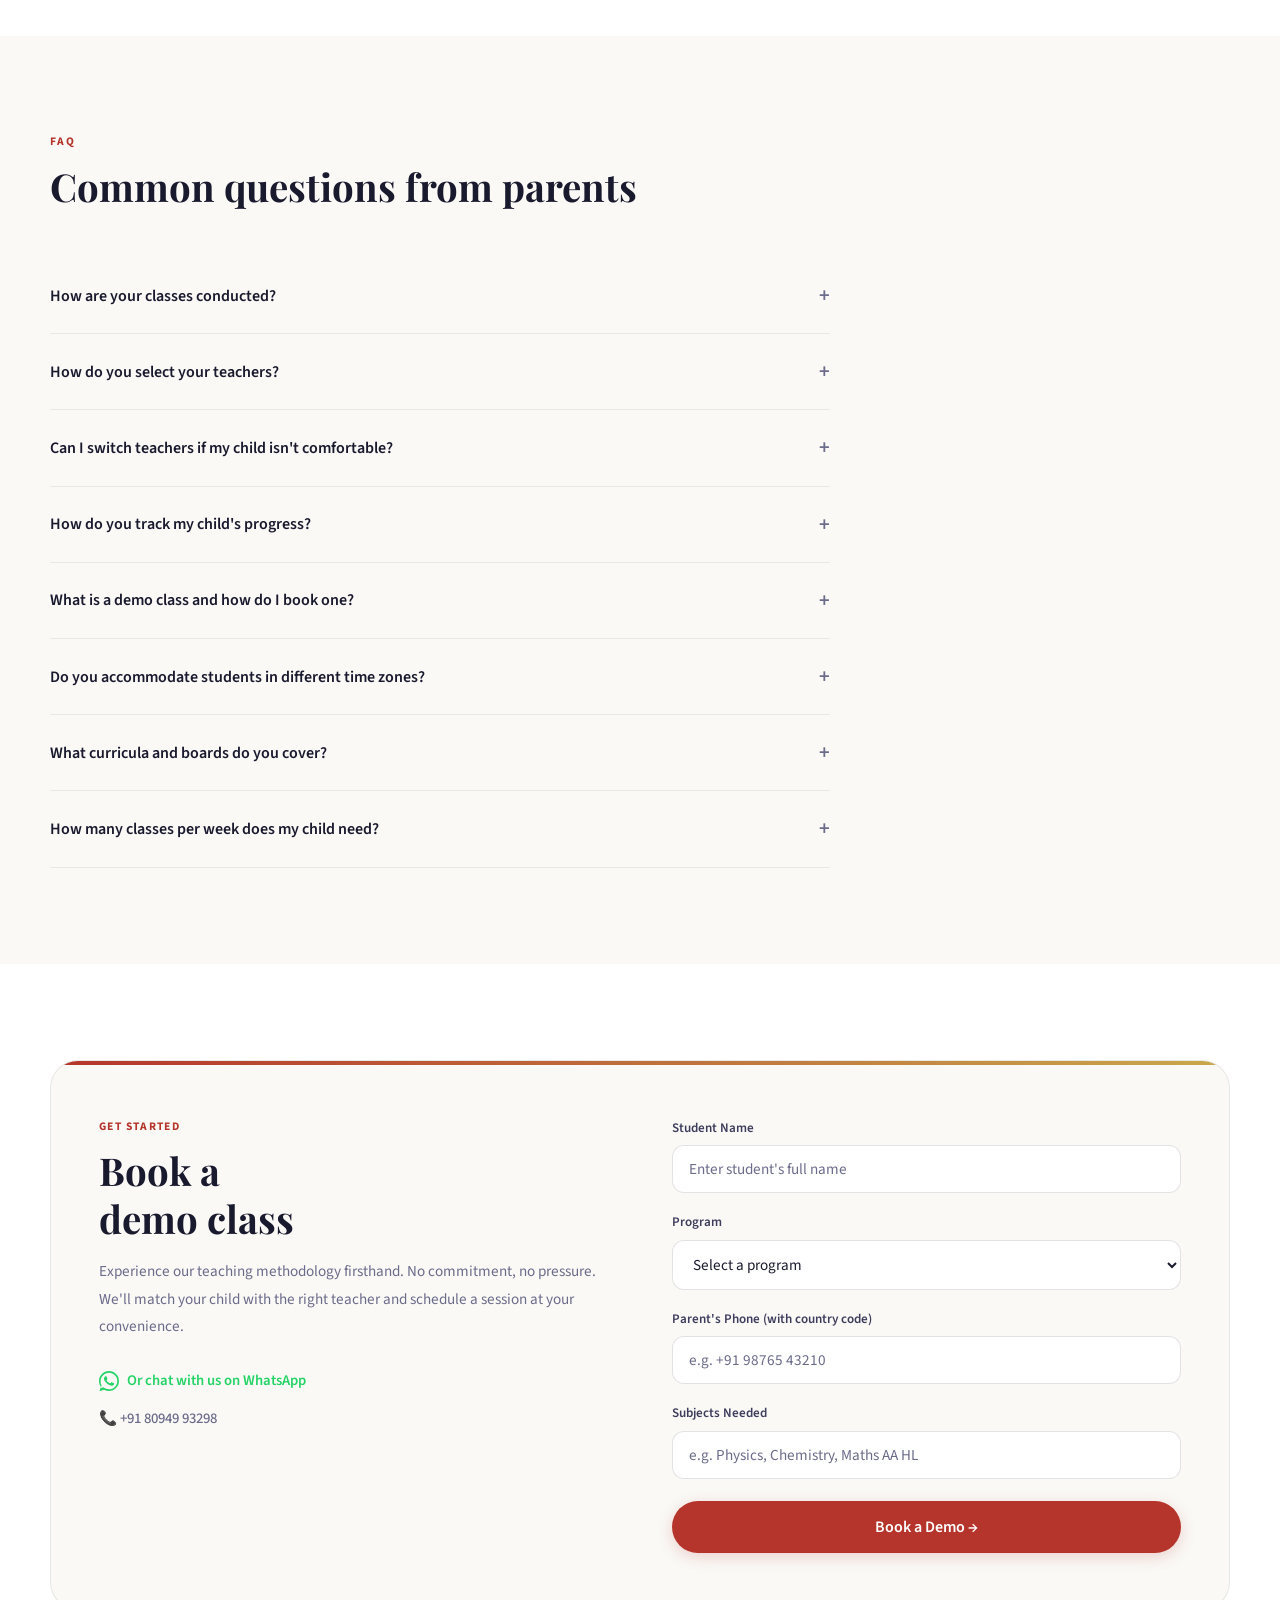
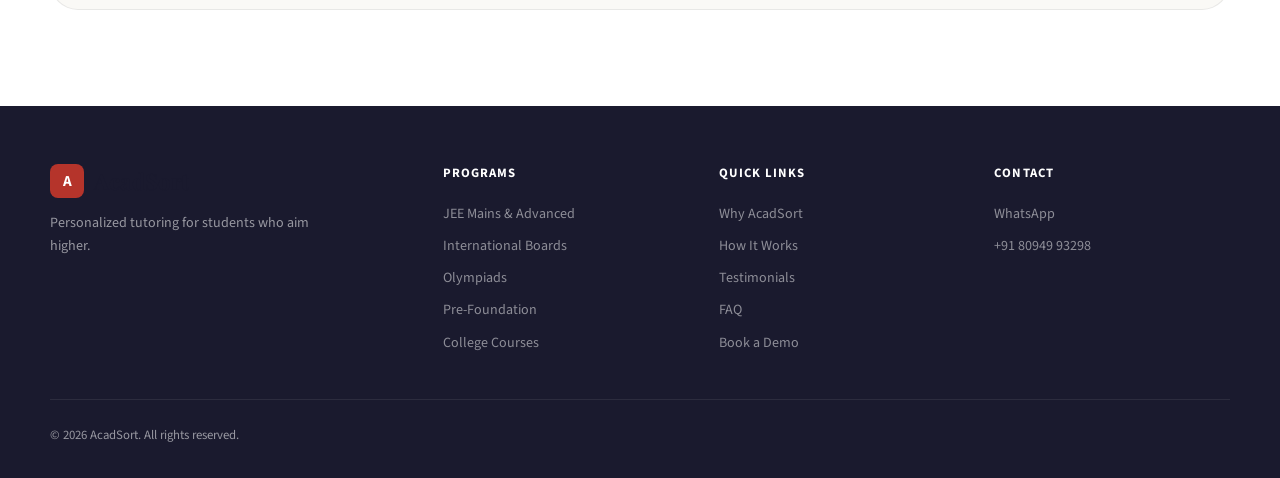
<file: index (2).html>
<!DOCTYPE html>
<html lang="en">
<head>
<meta charset="UTF-8">
<meta name="viewport" content="width=device-width, initial-scale=1.0">
<title>AcadSort — Personalized Tutoring for JEE, IB, A-Level, Olympiads & More</title>
<meta name="description" content="5000+ students across 15+ countries. 1-on-1 online tutoring by 140+ expert educators for JEE, IB, A-Level, IGCSE, Olympiads, and College Courses. Book a demo.">
<link rel="preconnect" href="https://fonts.googleapis.com">
<link rel="preconnect" href="https://fonts.gstatic.com" crossorigin>
<link href="https://fonts.googleapis.com/css2?family=Playfair+Display:ital,wght@0,400;0,600;0,700;1,400;1,600&family=Source+Sans+3:wght@400;500;600;700&display=swap" rel="stylesheet">
<link rel="stylesheet" href="style.css">
</head>
<body>

<!-- NAV -->
<nav class="nav" id="nav">
  <div class="nav-inner">
    <a href="index.html" class="nav-logo">
      <span class="logo-mark">A</span>
      AcadSort
    </a>
    <div class="nav-links" id="navLinks">
      <div class="nav-dropdown">
        <a href="#" class="nav-dropdown-trigger">Programs <svg width="10" height="6" viewBox="0 0 10 6"><path d="M1 1l4 4 4-4" stroke="currentColor" stroke-width="1.5" fill="none"/></svg></a>
        <div class="nav-dropdown-menu">
          <a href="jee.html">JEE Mains & Advanced</a>
          <a href="international.html">International Boards</a>
          <a href="olympiads.html">Olympiads</a>
          <a href="foundation.html">Pre-Foundation</a>
          <a href="college.html">College Courses</a>
        </div>
      </div>
      <a href="#why">Why AcadSort</a>
      <a href="#methodology">How It Works</a>
      <a href="#testimonials">Testimonials</a>
      <a href="#book" class="nav-cta">Book a Demo</a>
    </div>
    <button class="mobile-toggle" id="mobileToggle" aria-label="Menu">
      <span></span><span></span><span></span>
    </button>
  </div>
</nav>

<!-- MOBILE MENU -->
<div class="mobile-menu" id="mobileMenu">
  <div class="mobile-menu-inner">
    <div class="mobile-menu-section">
      <div class="mobile-menu-label">Programs</div>
      <a href="jee.html">JEE Mains & Advanced</a>
      <a href="international.html">International Boards</a>
      <a href="olympiads.html">Olympiads</a>
      <a href="foundation.html">Pre-Foundation</a>
      <a href="college.html">College Courses</a>
    </div>
    <div class="mobile-menu-section">
      <a href="#why">Why AcadSort</a>
      <a href="#methodology">How It Works</a>
      <a href="#testimonials">Testimonials</a>
    </div>
    <a href="#book" class="mobile-menu-cta">Book a Demo →</a>
  </div>
</div>

<!-- HERO -->
<section class="hero">
  <div class="hero-bg-pattern"></div>
  <div class="hero-inner">
    <div class="hero-content">
      <div class="hero-badge">Trusted by 5,000+ families across 15+ countries</div>
      <h1>Where bright minds find <em>their</em> edge</h1>
      <p class="hero-sub">Personalized 1-on-1 online tutoring by 140+ expert educators — many from IITs and top global universities. From competitive exams to international curricula, we meet every student where they are.</p>
      <div class="hero-actions">
        <a href="#book" class="btn-primary">Book a Demo →</a>
        <a href="#programs" class="btn-secondary">Explore Programs</a>
      </div>
      <div class="hero-trust">
        <div class="hero-trust-item">
          <strong>86</strong> students scored 99+ percentile in JEE 2026
        </div>
        <div class="hero-trust-divider"></div>
        <div class="hero-trust-item">
          <strong>All 8</strong> Ivy League universities represented
        </div>
        <div class="hero-trust-divider"></div>
        <div class="hero-trust-item">
          <strong>12+</strong> AIME qualifiers every year
        </div>
      </div>
    </div>
    <div class="hero-visual">
      <div class="hero-stats-card">
        <div class="stats-header">AcadSort at a Glance</div>
        <div class="stat-row">
          <div class="stat-icon">🎓</div>
          <div class="stat-info">
            <div class="stat-num" data-count="5000" data-suffix="+">0</div>
            <div class="stat-label">Students tutored globally</div>
          </div>
        </div>
        <div class="stat-row">
          <div class="stat-icon">👨‍🏫</div>
          <div class="stat-info">
            <div class="stat-num" data-count="140" data-suffix="+">0</div>
            <div class="stat-label">Expert educators</div>
          </div>
        </div>
        <div class="stat-row">
          <div class="stat-icon">🌍</div>
          <div class="stat-info">
            <div class="stat-num" data-count="15" data-suffix="+">0</div>
            <div class="stat-label">Countries served</div>
          </div>
        </div>
        <div class="stat-row">
          <div class="stat-icon">📈</div>
          <div class="stat-info">
            <div class="stat-num" data-count="5" data-suffix="+ yrs">0</div>
            <div class="stat-label">Of consistent results</div>
          </div>
        </div>
      </div>
    </div>
  </div>
</section>

<!-- PROGRAMS -->
<section class="programs" id="programs">
  <div class="section-inner">
    <div class="section-header">
      <div class="section-label">Our Programs</div>
      <h2 class="section-title">Expertise across every academic path</h2>
      <p class="section-desc">Each program is led by subject-matter specialists with proven results. Click any program to see detailed results, curriculum coverage, and student stories.</p>
    </div>
    <div class="programs-grid">
      <a href="jee.html" class="program-card program-jee fade-up">
        <div class="program-card-accent"></div>
        <div class="program-card-content">
          <div class="program-icon">🏆</div>
          <h3>JEE Mains & Advanced</h3>
          <p>India's most rigorous engineering entrance preparation with a concept-first approach and extensive problem practice.</p>
          <div class="program-highlights">
            <span class="program-stat"><strong>1400+</strong> students in 2026</span>
            <span class="program-stat"><strong>86</strong> scored 99+ percentile</span>
            <span class="program-stat"><strong>972</strong> qualified for Advanced</span>
          </div>
          <div class="program-subjects">
            <span>Physics</span><span>Chemistry</span><span>Mathematics</span>
          </div>
          <span class="program-link">View Results & Details →</span>
        </div>
      </a>

      <a href="international.html" class="program-card program-intl fade-up">
        <div class="program-card-accent"></div>
        <div class="program-card-content">
          <div class="program-icon">🌐</div>
          <h3>International Boards</h3>
          <p>IB, Cambridge, Edexcel, AP, and other global curricula. Supporting students across the US, UK, Middle East, Southeast Asia, and beyond.</p>
          <div class="program-highlights">
            <span class="program-stat"><strong>1500+</strong> students tutored</span>
            <span class="program-stat"><strong>143</strong> A* grades in A-Levels</span>
            <span class="program-stat"><strong>All 8</strong> Ivy Leagues represented</span>
          </div>
          <div class="program-subjects">
            <span>IB</span><span>A/AS Level</span><span>IGCSE</span><span>AP</span><span>MYP</span>
          </div>
          <span class="program-link">View Results & Details →</span>
        </div>
      </a>

      <a href="olympiads.html" class="program-card program-oly fade-up">
        <div class="program-card-accent"></div>
        <div class="program-card-content">
          <div class="program-icon">🥇</div>
          <h3>Olympiads</h3>
          <p>Competition training in Physics, Chemistry, Mathematics, and Biology — from regional rounds to international team selection.</p>
          <div class="program-highlights">
            <span class="program-stat"><strong>40+</strong> AMC qualifiers yearly</span>
            <span class="program-stat"><strong>12+</strong> AIME qualifiers yearly</span>
            <span class="program-stat">Students on <strong>national IMO teams</strong></span>
          </div>
          <div class="program-subjects">
            <span>Maths</span><span>Physics</span><span>Chemistry</span><span>Biology</span>
          </div>
          <span class="program-link">View Results & Details →</span>
        </div>
      </a>

      <a href="foundation.html" class="program-card program-found fade-up">
        <div class="program-card-accent"></div>
        <div class="program-card-content">
          <div class="program-icon">🌱</div>
          <h3>Pre-Foundation</h3>
          <p>Building rock-solid fundamentals for Grades 6–10. Early preparation for JEE, NEET, and national-level science olympiads.</p>
          <div class="program-highlights">
            <span class="program-stat"><strong>8</strong> INJSO qualifiers (Stage 2)</span>
            <span class="program-stat"><strong>83</strong> IMO SOF Level 2 selections</span>
            <span class="program-stat"><strong>56</strong> NSO SOF Level 2 selections</span>
          </div>
          <div class="program-subjects">
            <span>Maths</span><span>Science</span><span>NTSE</span><span>STSE</span>
          </div>
          <span class="program-link">View Results & Details →</span>
        </div>
      </a>

      <a href="college.html" class="program-card program-college fade-up">
        <div class="program-card-accent"></div>
        <div class="program-card-content">
          <div class="program-icon">🎓</div>
          <h3>College Courses</h3>
          <p>Undergraduate and postgraduate support across all Physics, Chemistry, Mathematics, and Biology courses — from introductory to advanced level.</p>
          <div class="program-highlights">
            <span class="program-stat">Students from <strong>Princeton, Stanford, Harvard</strong></span>
            <span class="program-stat"><strong>Bachelors & Masters</strong> level</span>
          </div>
          <div class="program-subjects">
            <span>Calculus</span><span>Linear Algebra</span><span>Mechanics</span><span>Organic Chemistry</span>
          </div>
          <span class="program-link">View Results & Details →</span>
        </div>
      </a>
    </div>
  </div>
</section>

<!-- WHY ACADSORT -->
<section class="why" id="why">
  <div class="section-inner">
    <div class="section-header">
      <div class="section-label">Why AcadSort</div>
      <h2 class="section-title">What parents and students count on</h2>
    </div>
    <div class="why-grid">
      <div class="why-card fade-up">
        <div class="why-num">01</div>
        <h3>No Doubt Goes Unasked</h3>
        <p>In a batch of 50, students hesitate to ask "silly" questions — and backlogs build silently. In our 1-on-1 sessions, every doubt is addressed the moment it arises. No embarrassment, no gaps left behind.</p>
      </div>
      <div class="why-card fade-up">
        <div class="why-num">02</div>
        <h3>No Fixed Pace</h3>
        <p>Coaching centres force-fit every topic into a fixed number of lectures. We go subtopic by subtopic — spending more time where your child struggles and moving fast where they're strong. No wasted minutes.</p>
      </div>
      <div class="why-card fade-up">
        <div class="why-num">03</div>
        <h3>Every Next Problem Is Chosen Live</h3>
        <p>We don't follow a fixed problem set. If the student solves a type quickly, we escalate difficulty or switch variety. If they struggle, they get a similar problem to reinforce the concept before moving on. Every question is intentional.</p>
      </div>
      <div class="why-card fade-up">
        <div class="why-num">04</div>
        <h3>Homework That Targets Weak Spots</h3>
        <p>Assignments aren't generic. The problem types your child struggled with in class keep appearing in homework — and keep appearing until they can solve them independently. That's how mastery is built.</p>
      </div>
      <div class="why-card fade-up">
        <div class="why-num">05</div>
        <h3>Teachers Who've Been Through It</h3>
        <p>Our educators are IIT alumni, Olympiad qualifiers, and subject experts with 10–15 years of teaching experience. They teach from experience, not from slides — because they've solved these problems themselves.</p>
      </div>
      <div class="why-card fade-up">
        <div class="why-num">06</div>
        <h3>Global Reach, Personal Touch</h3>
        <p>Students across 15+ countries study with us. We accommodate time zones, exam calendars, and curriculum variations — while keeping every interaction as personal as a private tutor sitting across the table.</p>
      </div>
    </div>
  </div>
</section>

<!-- RESULTS BANNER -->
<section class="results-banner">
  <div class="results-inner">
    <div class="section-label" style="color: var(--gold);">JEE 2026 Results</div>
    <h2 class="section-title" style="color: white; margin-bottom: 48px;">Our strongest year yet</h2>
    <div class="results-grid">
      <div class="result-item fade-up">
        <div class="result-num"><span data-count="3" data-suffix="">0</span></div>
        <div class="result-label">Students with<br>99.99+ Percentile</div>
      </div>
      <div class="result-item fade-up">
        <div class="result-num"><span data-count="15" data-suffix="">0</span></div>
        <div class="result-label">Students with<br>99.9+ Percentile</div>
      </div>
      <div class="result-item fade-up">
        <div class="result-num"><span data-count="86" data-suffix="">0</span></div>
        <div class="result-label">Students with<br>99+ Percentile</div>
      </div>
      <div class="result-item fade-up">
        <div class="result-num"><span data-count="972" data-suffix="">0</span></div>
        <div class="result-label">Qualified for<br>JEE Advanced</div>
      </div>
    </div>
    <a href="jee.html" class="results-cta">See Year-wise JEE Results →</a>
  </div>
</section>

<!-- METHODOLOGY -->
<section class="methodology" id="methodology">
  <div class="section-inner">
    <div class="section-header">
      <div class="section-label">Our Process</div>
      <h2 class="section-title">How a typical week looks</h2>
      <p class="section-desc">A structured, transparent learning cycle that parents and students can count on every single week.</p>
    </div>
    <div class="method-timeline">
      <div class="method-step fade-up">
        <div class="method-step-num">1</div>
        <div class="method-step-content">
          <div class="method-icon-wrap">📱</div>
          <h3>Live 1-on-1 Class</h3>
          <p>Interactive session with real-time doubt clearing. Detailed class notes shared as PDF after every session.</p>
        </div>
      </div>
      <div class="method-step fade-up">
        <div class="method-step-num">2</div>
        <div class="method-step-content">
          <div class="method-icon-wrap">📝</div>
          <h3>Targeted Assignments</h3>
          <p>Curated problems assigned after each class. Students submit handwritten work before the next session.</p>
        </div>
      </div>
      <div class="method-step fade-up">
        <div class="method-step-num">3</div>
        <div class="method-step-content">
          <div class="method-icon-wrap">✅</div>
          <h3>Thorough Review</h3>
          <p>Every answer is checked and annotated. Mistakes are identified and the next lesson adapts to address gaps.</p>
        </div>
      </div>
      <div class="method-step fade-up">
        <div class="method-step-num">4</div>
        <div class="method-step-content">
          <div class="method-icon-wrap">📊</div>
          <h3>Weekly Assessment</h3>
          <p>Cumulative test to measure retention and growth. Progress tracked over time with regular parent updates.</p>
        </div>
      </div>
    </div>
  </div>
</section>

<!-- TESTIMONIALS -->
<section class="testimonials" id="testimonials">
  <div class="section-inner">
    <div class="section-header">
      <div class="section-label">Testimonials</div>
      <h2 class="section-title">What families say about us</h2>
    </div>
    <div class="testimonials-grid">
      <div class="testimonial-card fade-up">
        <div class="testimonial-stars">★★★★★</div>
        <p class="testimonial-text">"Dheeraj and his team have in-depth ability and knowledge to tackle advanced problems. All the teachers are highly qualified and rank holders in National and International Competitions. We are fortunate to have their expertise for our child. Highly recommended."</p>
        <div class="testimonial-author">
          <div class="testimonial-avatar">A</div>
          <div>
            <div class="testimonial-name">Amisha</div>
            <div class="testimonial-role">Mother of Jash — AIME Qualifier</div>
          </div>
        </div>
      </div>
      <div class="testimonial-card fade-up">
        <div class="testimonial-stars">★★★★★</div>
        <p class="testimonial-text">"You are taught to think. Concepts aren't spoonfed — you build on existing knowledge, which is crucial for developing fundamentals. The classes were extremely helpful for my Linear Algebra and Mechanics courses at university. Got the best grades in both."</p>
        <div class="testimonial-author">
          <div class="testimonial-avatar">S</div>
          <div>
            <div class="testimonial-name">Samuel</div>
            <div class="testimonial-role">University of Waterloo</div>
          </div>
        </div>
      </div>
      <div class="testimonial-card fade-up">
        <div class="testimonial-stars">★★★★★</div>
        <p class="testimonial-text">"I had never felt so comfortable with Physics and Organic Chemistry. After only a few days of attending classes, I started developing a stronger grasp over problematic topics. The teachers solved my doubts even after course completion. If it weren't for these courses, I never would have developed confidence."</p>
        <div class="testimonial-author">
          <div class="testimonial-avatar">U</div>
          <div>
            <div class="testimonial-name">Urja Agarwal</div>
            <div class="testimonial-role">JEE Aspirant</div>
          </div>
        </div>
      </div>
      <div class="testimonial-card fade-up">
        <div class="testimonial-stars">★★★★★</div>
        <p class="testimonial-text">"All the teachers are highly qualified and experienced to teach any kind of student. They are flexible about timing. I highly recommend AcadSort for competitive exams and IIT aspirants."</p>
        <div class="testimonial-author">
          <div class="testimonial-avatar">R</div>
          <div>
            <div class="testimonial-name">Ribhav</div>
            <div class="testimonial-role">IIT Bombay</div>
          </div>
        </div>
      </div>
      <div class="testimonial-card fade-up">
        <div class="testimonial-stars">★★★★★</div>
        <p class="testimonial-text">"Dheeraj Sir and his team at AcadSort are just Awesome. They simplify any topic and make sure concepts are understood well. Tests are brain teasers and cover topics in depth. My kid enjoys all their sessions. Highly recommended for competitive exams."</p>
        <div class="testimonial-author">
          <div class="testimonial-avatar">P</div>
          <div>
            <div class="testimonial-name">Parent</div>
            <div class="testimonial-role">JEE & Olympiad Parent</div>
          </div>
        </div>
      </div>
      <div class="testimonial-card fade-up">
        <div class="testimonial-stars">★★★★★</div>
        <p class="testimonial-text">"Classes with Dheeraj Sir and his team at AcadSort has been worthwhile! They have an amazing way of breaking things down so that they are understandable. The level of questions were kept high, which built real problem-solving skills."</p>
        <div class="testimonial-author">
          <div class="testimonial-avatar">S</div>
          <div>
            <div class="testimonial-name">Student</div>
            <div class="testimonial-role">AcadSort Alumni</div>
          </div>
        </div>
      </div>
    </div>
  </div>
</section>

<!-- FOUNDER -->
<section class="founder" id="founder">
  <div class="section-inner">
    <div class="section-header">
      <div class="section-label">Leadership</div>
      <h2 class="section-title">Meet the founder</h2>
    </div>
    <div class="founder-card fade-up">
      <div class="founder-img-wrap">
        <img src="dheeraj.jpg" alt="Dheeraj Agarwal" class="founder-img" onerror="this.style.display='none'; this.nextElementSibling.style.display='flex';">
        <div class="founder-img-fallback">DA</div>
      </div>
      <div class="founder-info">
        <h3>Dheeraj Agarwal</h3>
        <div class="founder-title">Founder & Lead Educator</div>
        <p>An IIT Bombay alumnus who achieved International Rank 19 in the International Maths Olympiad and scored 100+ in Physics, Chemistry, and Mathematics in JEE Advanced. He cleared NSEP, NSEC, and RMO between Classes 9–11.</p>
        <p>Dheeraj founded AcadSort with a simple belief: every student deserves a teacher who genuinely cares about their understanding — not just their score. What started with a handful of students in 2021 has grown to 5,000+ across 15 countries — almost entirely through word of mouth and parent referrals. No ads, no marketing gimmicks. Just results that speak for themselves.</p>
        <div class="founder-creds">
          <span class="founder-cred">IIT Bombay Alumnus</span>
          <span class="founder-cred">International Rank 19 — Intl. Maths Olympiad</span>
          <span class="founder-cred">100+ in PCM — JEE Advanced</span>
          <span class="founder-cred">NSEP, NSEC, RMO Qualifier</span>
          <span class="founder-cred">5+ Years in Education</span>
        </div>
      </div>
    </div>
  </div>
</section>

<!-- FAQ -->
<section class="faq" id="faq">
  <div class="section-inner">
    <div class="section-header">
      <div class="section-label">FAQ</div>
      <h2 class="section-title">Common questions from parents</h2>
    </div>
    <div class="faq-list">
      <div class="faq-item fade-up">
        <button class="faq-question" onclick="this.parentElement.classList.toggle('open')">
          How are your classes conducted?
          <span class="faq-toggle">+</span>
        </button>
        <div class="faq-answer">
          <p>All classes are conducted online via interactive whiteboard platforms. Each session is a true 1-on-1 class — your child is the only student in the room. Class notes are shared as a PDF after every session, and recordings can be made available on request.</p>
        </div>
      </div>
      <div class="faq-item fade-up">
        <button class="faq-question" onclick="this.parentElement.classList.toggle('open')">
          How do you select your teachers?
          <span class="faq-toggle">+</span>
        </button>
        <div class="faq-answer">
          <p>Our teachers go through a rigorous multi-stage selection process involving subject tests, demo class evaluations, and background verification. Most of our educators are alumni of IITs, NITs, and top global universities, with many being Olympiad qualifiers and rank holders in national-level competitions.</p>
        </div>
      </div>
      <div class="faq-item fade-up">
        <button class="faq-question" onclick="this.parentElement.classList.toggle('open')">
          Can I switch teachers if my child isn't comfortable?
          <span class="faq-toggle">+</span>
        </button>
        <div class="faq-answer">
          <p>Absolutely. Student-teacher fit is critical to learning outcomes. If your child isn't comfortable or isn't progressing as expected, we'll reassign a teacher who's a better match — at no extra cost and with no disruption to the learning plan.</p>
        </div>
      </div>
      <div class="faq-item fade-up">
        <button class="faq-question" onclick="this.parentElement.classList.toggle('open')">
          How do you track my child's progress?
          <span class="faq-toggle">+</span>
        </button>
        <div class="faq-answer">
          <p>Every student undergoes weekly assessments. Homework is reviewed before each class, and teachers adjust lesson plans based on identified gaps. Parents receive regular progress updates and can reach out to us at any time for a detailed report.</p>
        </div>
      </div>
      <div class="faq-item fade-up">
        <button class="faq-question" onclick="this.parentElement.classList.toggle('open')">
          What is a demo class and how do I book one?
          <span class="faq-toggle">+</span>
        </button>
        <div class="faq-answer">
          <p>A demo class is a no-commitment trial session where your child gets to experience our teaching methodology firsthand. We'll match them with a teacher suited to their level and goals. Simply fill out the form below or reach out via WhatsApp to schedule one.</p>
        </div>
      </div>
      <div class="faq-item fade-up">
        <button class="faq-question" onclick="this.parentElement.classList.toggle('open')">
          Do you accommodate students in different time zones?
          <span class="faq-toggle">+</span>
        </button>
        <div class="faq-answer">
          <p>Yes — we serve students across 15+ countries and routinely schedule classes across all major time zones, from the US West Coast to Southeast Asia. Scheduling is flexible and adjusted around your child's school hours and other commitments.</p>
        </div>
      </div>
      <div class="faq-item fade-up">
        <button class="faq-question" onclick="this.parentElement.classList.toggle('open')">
          What curricula and boards do you cover?
          <span class="faq-toggle">+</span>
        </button>
        <div class="faq-answer">
          <p>We cover a wide range: JEE Mains & Advanced, IB (MYP & DP), Cambridge (IGCSE & A/AS Levels), Edexcel, AP, SAT, and other national curricula including MoE, Ontario, VCE, and more. For competitive exams, we handle all major Physics, Chemistry, Maths, and Biology Olympiads. We also support undergraduate and postgraduate courses across PCMB subjects.</p>
        </div>
      </div>
      <div class="faq-item fade-up">
        <button class="faq-question" onclick="this.parentElement.classList.toggle('open')">
          How many classes per week does my child need?
          <span class="faq-toggle">+</span>
        </button>
        <div class="faq-answer">
          <p>It depends entirely on your child's current level, target, and timeline. During the demo class, we assess their learning pace and identify the topics to be covered. Based on that, we recommend a weekly session plan tailored to their specific situation — not a standard package. Every student gets a schedule designed for them.</p>
        </div>
      </div>
    </div>
  </div>
</section>

<!-- BOOKING FORM -->
<section class="booking" id="book">
  <div class="section-inner">
    <div class="booking-card">
      <div class="booking-left">
        <div class="section-label">Get Started</div>
        <h2 class="section-title">Book a<br>demo class</h2>
        <p>Experience our teaching methodology firsthand. No commitment, no pressure. We'll match your child with the right teacher and schedule a session at your convenience.</p>
        <div class="booking-contact">
          <a href="https://wa.me/918094993298?text=Hi%20Dheeraj%2C%20I%27d%20like%20to%20book%20a%20demo%20class." class="whatsapp-link">
            <svg viewBox="0 0 24 24" fill="currentColor" width="20" height="20"><path d="M17.472 14.382c-.297-.149-1.758-.867-2.03-.967-.273-.099-.471-.148-.67.15-.197.297-.767.966-.94 1.164-.173.199-.347.223-.644.075-.297-.15-1.255-.463-2.39-1.475-.883-.788-1.48-1.761-1.653-2.059-.173-.297-.018-.458.13-.606.134-.133.298-.347.446-.52.149-.174.198-.298.298-.497.099-.198.05-.371-.025-.52-.075-.149-.669-1.612-.916-2.207-.242-.579-.487-.5-.669-.51-.173-.008-.371-.01-.57-.01-.198 0-.52.074-.792.372-.272.297-1.04 1.016-1.04 2.479 0 1.462 1.065 2.875 1.213 3.074.149.198 2.096 3.2 5.077 4.487.709.306 1.262.489 1.694.625.712.227 1.36.195 1.871.118.571-.085 1.758-.719 2.006-1.413.248-.694.248-1.289.173-1.413-.074-.124-.272-.198-.57-.347z"/><path d="M12 0C5.373 0 0 5.373 0 12c0 2.625.846 5.059 2.284 7.034L.789 23.492a.5.5 0 00.611.611l4.458-1.495A11.934 11.934 0 0012 24c6.627 0 12-5.373 12-12S18.627 0 12 0zm0 22c-2.33 0-4.49-.764-6.232-2.056l-.435-.332-3.26 1.093 1.093-3.26-.332-.435A9.955 9.955 0 012 12C2 6.477 6.477 2 12 2s10 4.477 10 10-4.477 10-10 10z"/></svg>
            Or chat with us on WhatsApp
          </a>
          <a href="tel:+918094993298" class="phone-link">📞 +91 80949 93298</a>
        </div>
      </div>
      <div class="booking-right">
        <div id="formSuccess" class="form-success" style="display:none;">
          <div class="form-success-icon">✓</div>
          <h3>Request Submitted!</h3>
          <p>We'll reach out on WhatsApp shortly to schedule your demo class.</p>
        </div>
        <form id="bookingForm" class="booking-form" onsubmit="return handleBooking(event)">
          <div class="form-group">
            <label for="studentName">Student Name</label>
            <input type="text" id="studentName" name="studentName" required placeholder="Enter student's full name">
          </div>
          <div class="form-group">
            <label for="segment">Program</label>
            <select id="segment" name="segment" required>
              <option value="" disabled selected>Select a program</option>
              <option value="JEE Mains/Advanced">JEE Mains / Advanced</option>
              <option value="International Boards">International Boards (IB / A-Level / IGCSE / AP)</option>
              <option value="JEE Foundation">Pre-Foundation (JEE / NEET)</option>
              <option value="Olympiads">Olympiads</option>
              <option value="College Courses">College Courses</option>
            </select>
          </div>
          <div class="form-group">
            <label for="parentPhone">Parent's Phone (with country code)</label>
            <input type="tel" id="parentPhone" name="parentPhone" required placeholder="e.g. +91 98765 43210">
          </div>
          <div class="form-group">
            <label for="subjects">Subjects Needed</label>
            <input type="text" id="subjects" name="subjects" placeholder="e.g. Physics, Chemistry, Maths AA HL">
          </div>
          <button type="submit" class="btn-primary form-submit" id="submitBtn">
            Book a Demo →
          </button>
        </form>
      </div>
    </div>
  </div>
</section>

<!-- FOOTER -->
<footer class="footer">
  <div class="footer-inner">
    <div class="footer-top">
      <div class="footer-brand">
        <div class="nav-logo" style="margin-bottom: 12px;">
          <span class="logo-mark">A</span>
          AcadSort
        </div>
        <p>Personalized tutoring for students who aim higher.</p>
      </div>
      <div class="footer-links-group">
        <h4>Programs</h4>
        <a href="jee.html">JEE Mains & Advanced</a>
        <a href="international.html">International Boards</a>
        <a href="olympiads.html">Olympiads</a>
        <a href="foundation.html">Pre-Foundation</a>
        <a href="college.html">College Courses</a>
      </div>
      <div class="footer-links-group">
        <h4>Quick Links</h4>
        <a href="#why">Why AcadSort</a>
        <a href="#methodology">How It Works</a>
        <a href="#testimonials">Testimonials</a>
        <a href="#faq">FAQ</a>
        <a href="#book">Book a Demo</a>
      </div>
      <div class="footer-links-group">
        <h4>Contact</h4>
        <a href="https://wa.me/918094993298">WhatsApp</a>
        <a href="tel:+918094993298">+91 80949 93298</a>
      </div>
    </div>
    <div class="footer-bottom">
      <p>© 2026 AcadSort. All rights reserved.</p>
    </div>
  </div>
</footer>

<!-- WHATSAPP FLOATING BUTTON -->
<a href="https://wa.me/918094993298?text=Hi%2C%20I%27d%20like%20to%20know%20more%20about%20AcadSort." class="whatsapp-float" aria-label="Chat on WhatsApp">
  <svg viewBox="0 0 24 24" fill="currentColor"><path d="M17.472 14.382c-.297-.149-1.758-.867-2.03-.967-.273-.099-.471-.148-.67.15-.197.297-.767.966-.94 1.164-.173.199-.347.223-.644.075-.297-.15-1.255-.463-2.39-1.475-.883-.788-1.48-1.761-1.653-2.059-.173-.297-.018-.458.13-.606.134-.133.298-.347.446-.52.149-.174.198-.298.298-.497.099-.198.05-.371-.025-.52-.075-.149-.669-1.612-.916-2.207-.242-.579-.487-.5-.669-.51-.173-.008-.371-.01-.57-.01-.198 0-.52.074-.792.372-.272.297-1.04 1.016-1.04 2.479 0 1.462 1.065 2.875 1.213 3.074.149.198 2.096 3.2 5.077 4.487.709.306 1.262.489 1.694.625.712.227 1.36.195 1.871.118.571-.085 1.758-.719 2.006-1.413.248-.694.248-1.289.173-1.413-.074-.124-.272-.198-.57-.347z"/><path d="M12 0C5.373 0 0 5.373 0 12c0 2.625.846 5.059 2.284 7.034L.789 23.492a.5.5 0 00.611.611l4.458-1.495A11.934 11.934 0 0012 24c6.627 0 12-5.373 12-12S18.627 0 12 0zm0 22c-2.33 0-4.49-.764-6.232-2.056l-.435-.332-3.26 1.093 1.093-3.26-.332-.435A9.955 9.955 0 012 12C2 6.477 6.477 2 12 2s10 4.477 10 10-4.477 10-10 10z"/></svg>
</a>

<script>
// Nav scroll
const nav = document.getElementById('nav');
window.addEventListener('scroll', () => nav.classList.toggle('scrolled', window.scrollY > 20));

// Mobile menu
const toggle = document.getElementById('mobileToggle');
const mobileMenu = document.getElementById('mobileMenu');
toggle.addEventListener('click', () => {
  toggle.classList.toggle('active');
  mobileMenu.classList.toggle('open');
  document.body.style.overflow = mobileMenu.classList.contains('open') ? 'hidden' : '';
});
mobileMenu.querySelectorAll('a').forEach(a => {
  a.addEventListener('click', () => {
    toggle.classList.remove('active');
    mobileMenu.classList.remove('open');
    document.body.style.overflow = '';
  });
});

// Fade-up observer
const observer = new IntersectionObserver((entries) => {
  entries.forEach(e => { if (e.isIntersecting) e.target.classList.add('visible'); });
}, { threshold: 0.12 });
document.querySelectorAll('.fade-up').forEach(el => observer.observe(el));

// Animated counters
function animateCounter(el) {
  const target = parseInt(el.dataset.count);
  const suffix = el.dataset.suffix || '';
  const duration = 2000;
  const start = performance.now();
  function update(now) {
    const p = Math.min((now - start) / duration, 1);
    const eased = 1 - Math.pow(1 - p, 3);
    el.textContent = Math.round(target * eased).toLocaleString() + suffix;
    if (p < 1) requestAnimationFrame(update);
  }
  requestAnimationFrame(update);
}
const counterObserver = new IntersectionObserver((entries) => {
  entries.forEach(e => {
    if (e.isIntersecting) {
      e.target.querySelectorAll('[data-count]').forEach(animateCounter);
      counterObserver.unobserve(e.target);
    }
  });
}, { threshold: 0.3 });
document.querySelectorAll('.hero-stats-card, .results-grid').forEach(el => counterObserver.observe(el));

// Google Sheets integration
const GOOGLE_SHEETS_URL = 'https://script.google.com/macros/s/AKfycbySUT2nKoaneN-Yc2eGoBQurB1ulvCK305QCpT6nz4l1XgjTS0mfk0hmGylLEgkk1xlqQ/exec'; // Replace after setup

async function handleBooking(e) {
  e.preventDefault();
  const btn = document.getElementById('submitBtn');
  btn.textContent = 'Submitting...';
  btn.disabled = true;

  const data = {
    studentName: document.getElementById('studentName').value,
    segment: document.getElementById('segment').value,
    parentPhone: document.getElementById('parentPhone').value,
    subjects: document.getElementById('subjects').value,
    timestamp: new Date().toISOString()
  };

  // Send to Google Sheets
  try {
    await fetch(GOOGLE_SHEETS_URL, {
      method: 'POST',
      mode: 'no-cors',
      headers: { 'Content-Type': 'application/json' },
      body: JSON.stringify(data)
    });
  } catch (err) { console.log('Sheets error:', err); }

  // WhatsApp redirect
  const msg = `New Demo Request!\n\nStudent: ${data.studentName}\nProgram: ${data.segment}\nPhone: ${data.parentPhone}\nSubjects: ${data.subjects}`;
  const waUrl = `https://wa.me/918094993298?text=${encodeURIComponent(msg)}`;

  // Show success
  document.getElementById('bookingForm').style.display = 'none';
  document.getElementById('formSuccess').style.display = 'flex';

  // Open WhatsApp after brief delay
  setTimeout(() => window.open(waUrl, '_blank'), 800);
  return false;
}
</script>

</body>
</html>
</file>
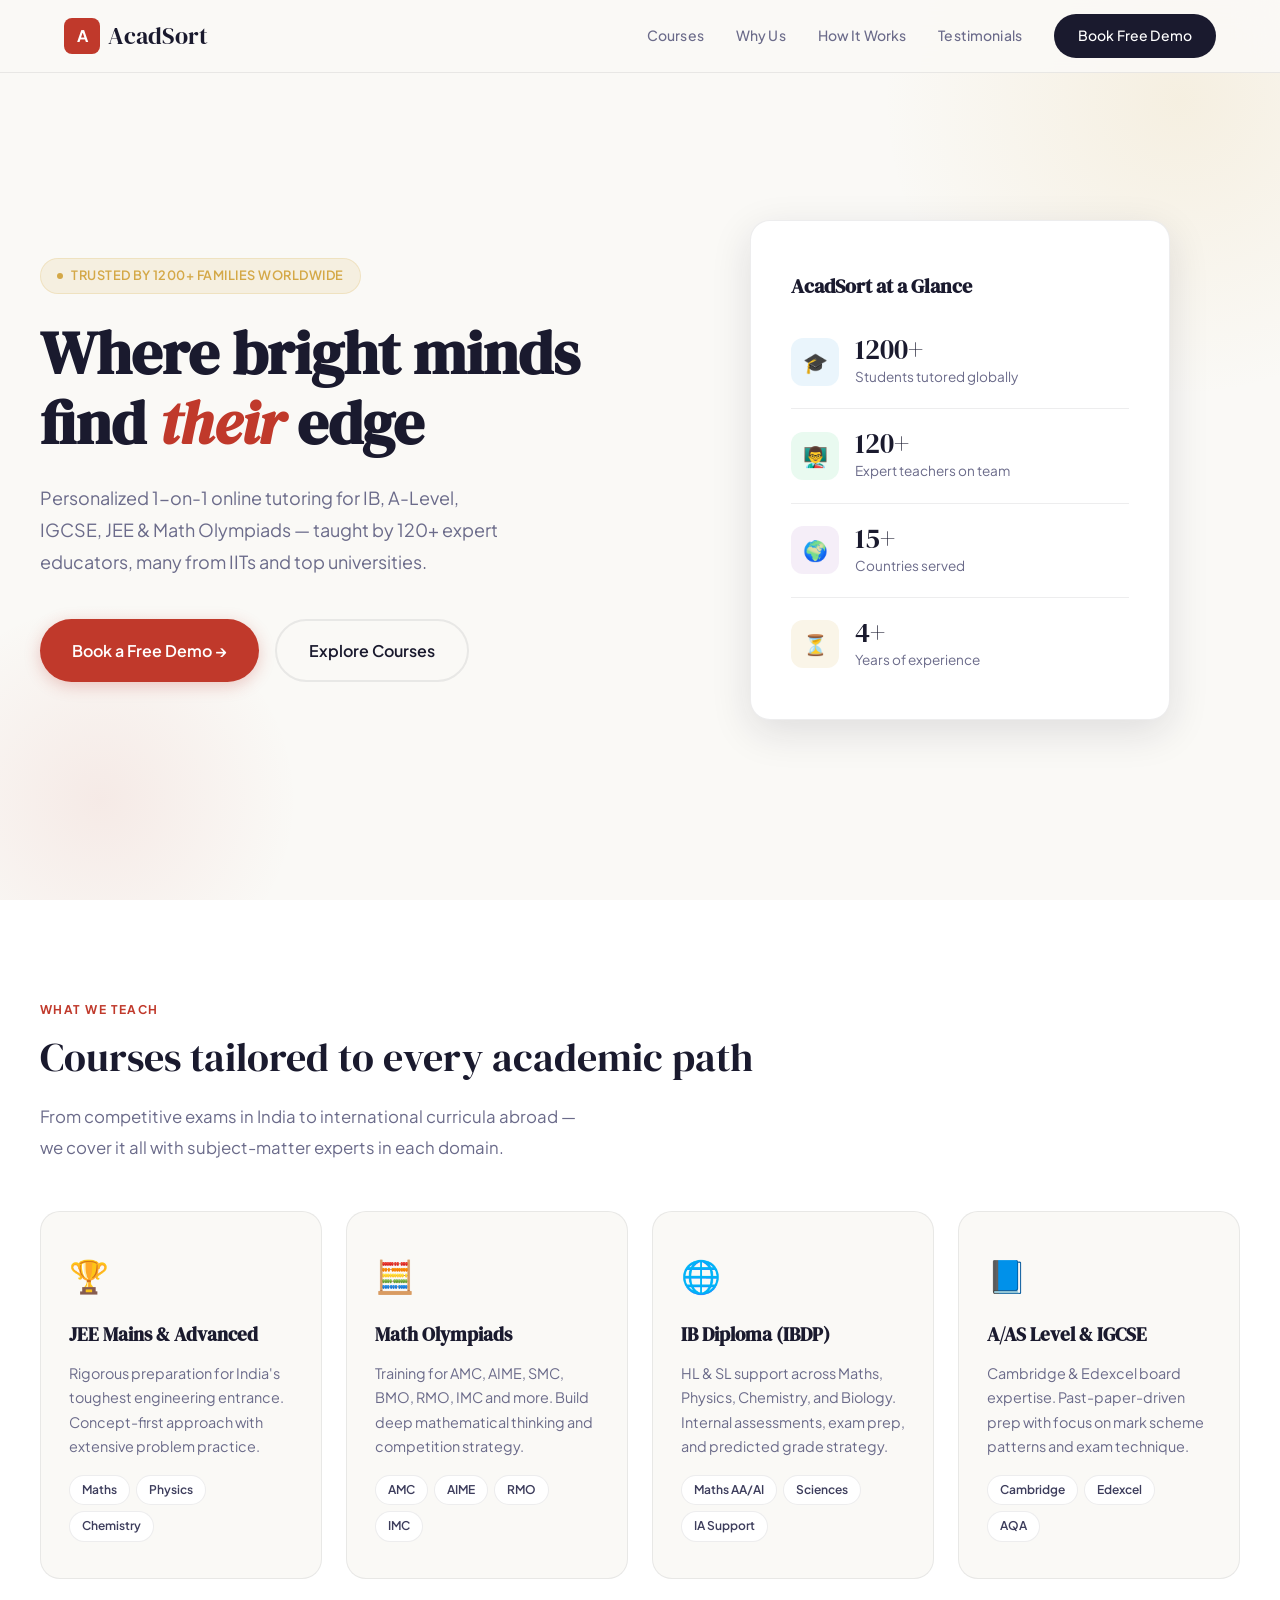
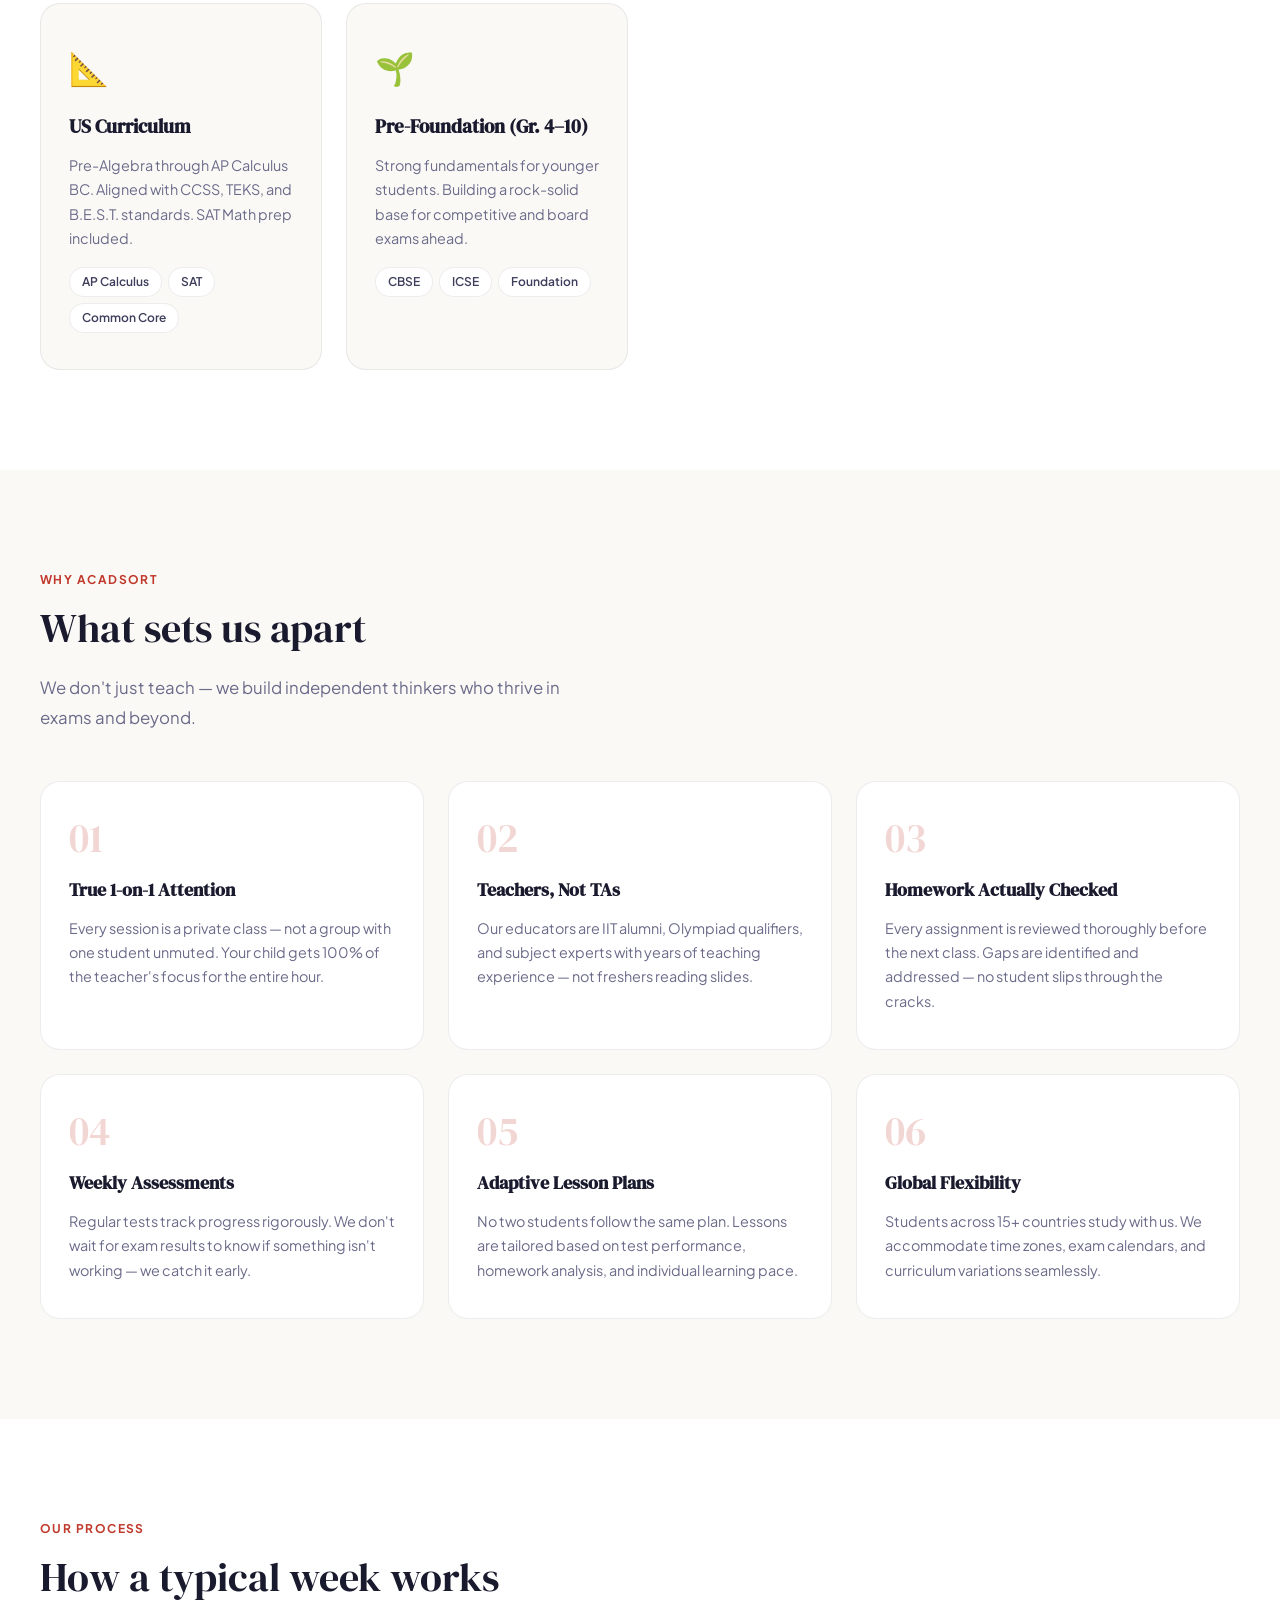
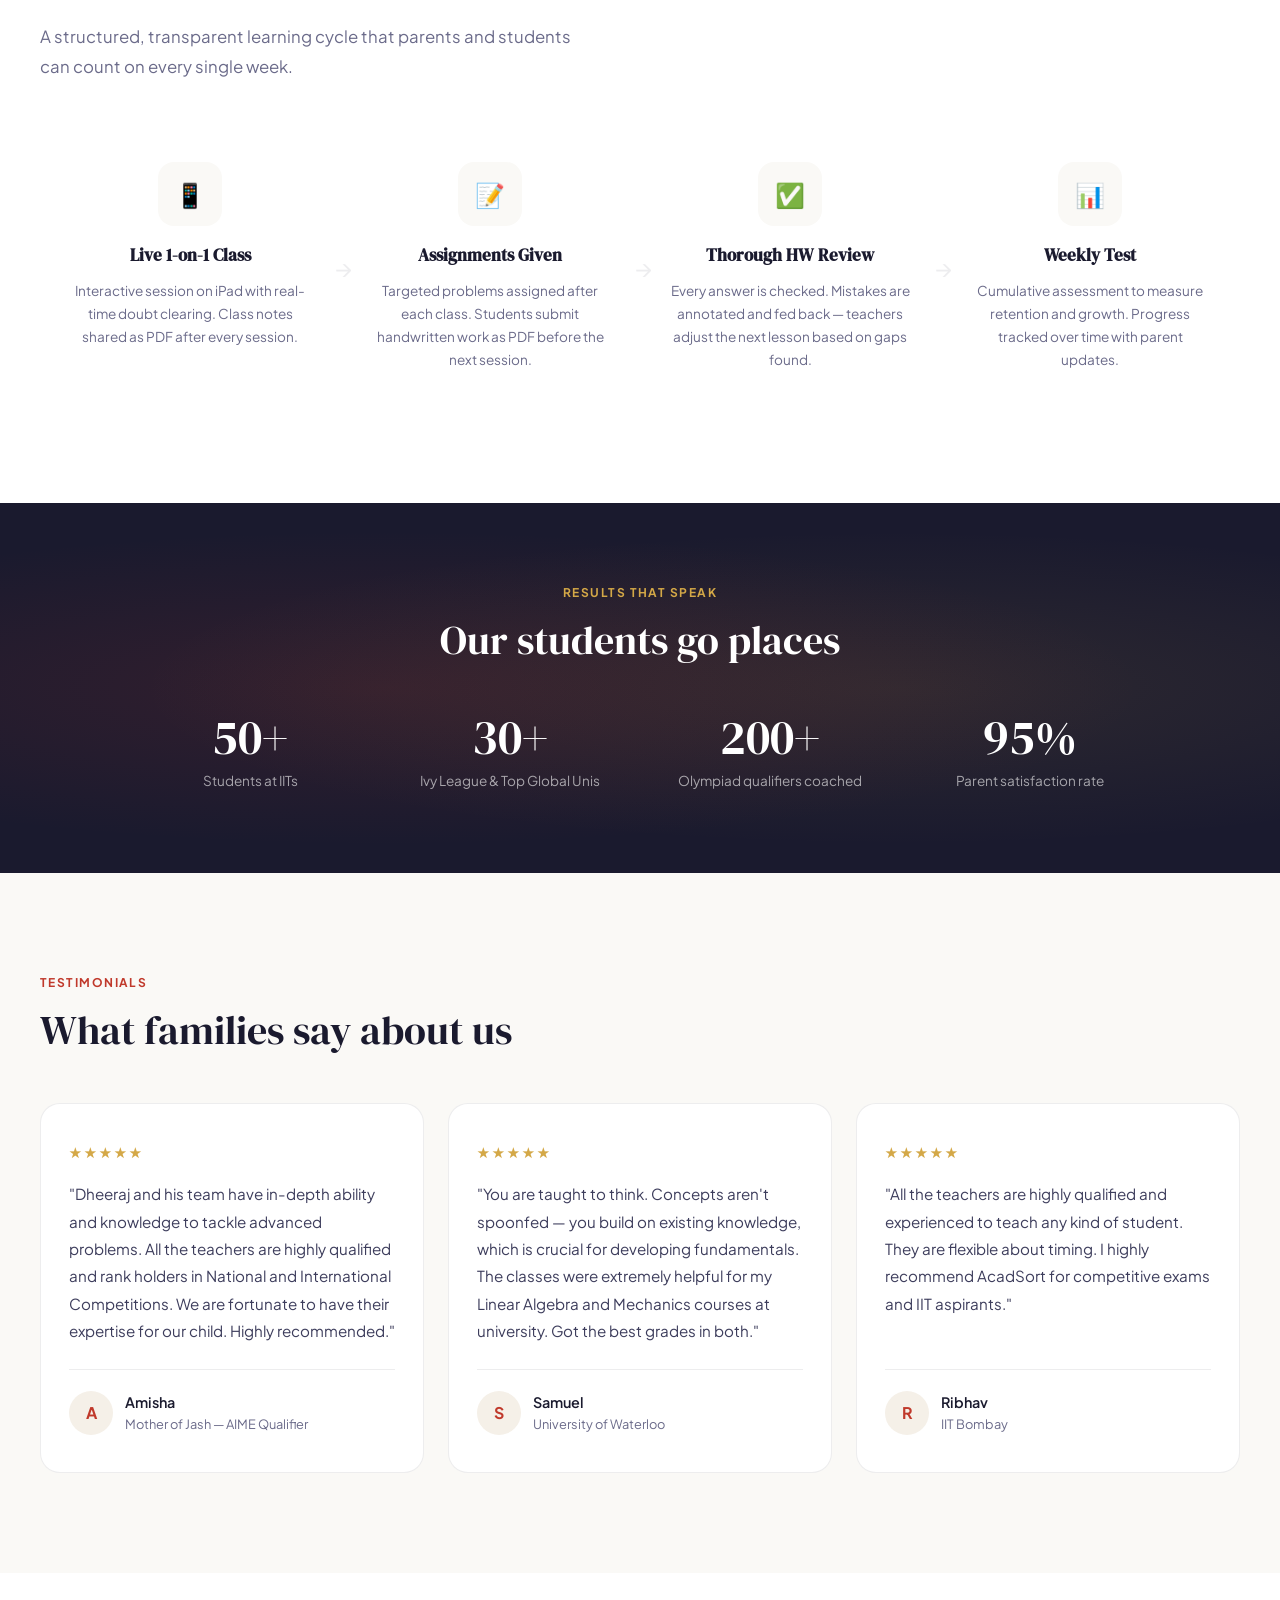
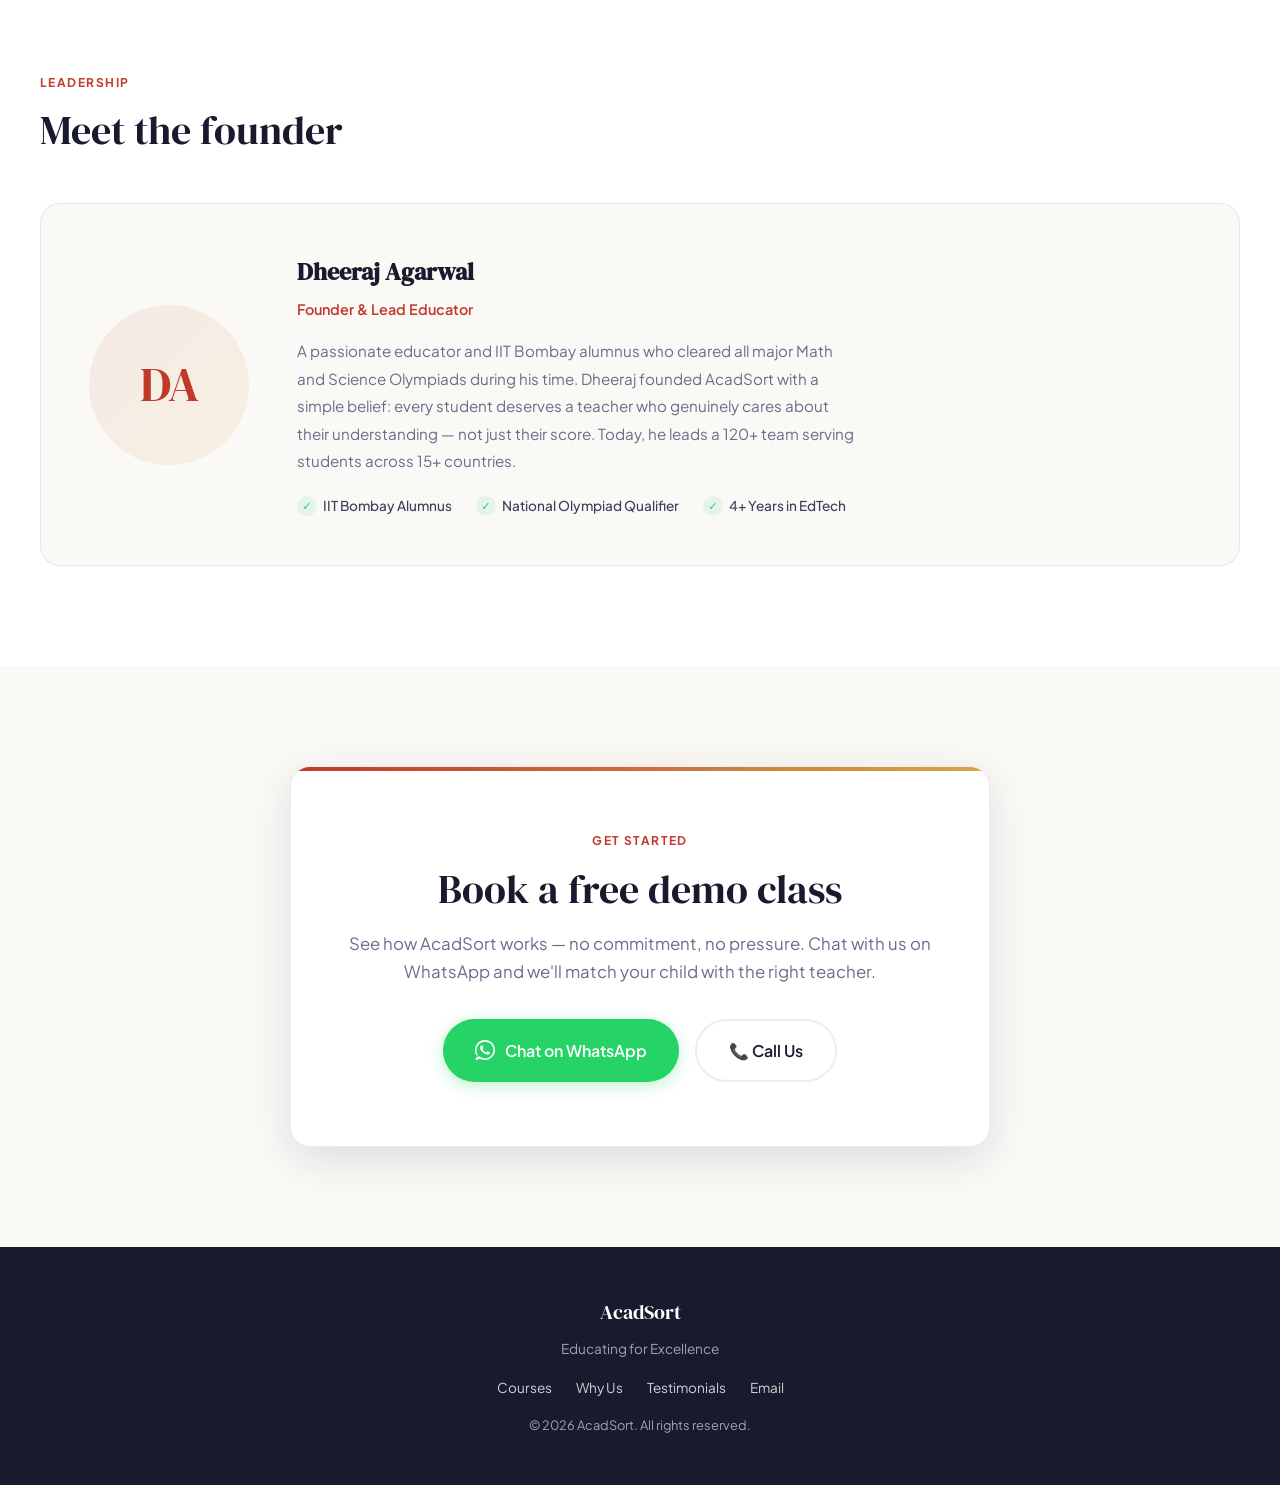
<file: index-old.html>
<!DOCTYPE html>
<html lang="en">
<head>
<meta charset="UTF-8">
<meta name="viewport" content="width=device-width, initial-scale=1.0">
<title>AcadSort — Personalized Tutoring for IB, A-Level, IGCSE & JEE</title>
<meta name="description" content="1-on-1 online tutoring by 120+ expert teachers. IB Diploma, A/AS Level, IGCSE, JEE, Math Olympiads. 1200+ students globally. Book a free demo class.">
<link rel="preconnect" href="https://fonts.googleapis.com">
<link rel="preconnect" href="https://fonts.gstatic.com" crossorigin>
<link href="https://fonts.googleapis.com/css2?family=DM+Serif+Display:ital@0;1&family=Plus+Jakarta+Sans:wght@400;500;600;700&display=swap" rel="stylesheet">
<style>
*, *::before, *::after { margin: 0; padding: 0; box-sizing: border-box; }

:root {
  --ink: #1a1a2e;
  --ink-light: #3d3d5c;
  --ink-muted: #6b6b8a;
  --cream: #faf9f6;
  --cream-warm: #f5f0e8;
  --accent: #c0392b;
  --accent-warm: #e74c3c;
  --accent-glow: rgba(192, 57, 43, 0.08);
  --gold: #d4a847;
  --gold-soft: rgba(212, 168, 71, 0.12);
  --white: #ffffff;
  --border: rgba(26, 26, 46, 0.08);
  --shadow-sm: 0 1px 3px rgba(26,26,46,0.06);
  --shadow-md: 0 4px 20px rgba(26,26,46,0.08);
  --shadow-lg: 0 12px 40px rgba(26,26,46,0.12);
  --radius: 12px;
  --radius-lg: 20px;
  --font-display: 'DM Serif Display', Georgia, serif;
  --font-body: 'Plus Jakarta Sans', system-ui, sans-serif;
}

html { scroll-behavior: smooth; }

body {
  font-family: var(--font-body);
  color: var(--ink);
  background: var(--cream);
  line-height: 1.7;
  -webkit-font-smoothing: antialiased;
  overflow-x: hidden;
}

a { text-decoration: none; color: inherit; }

/* ─── NAV ─── */
.nav {
  position: fixed; top: 0; left: 0; right: 0; z-index: 100;
  background: rgba(250, 249, 246, 0.92);
  backdrop-filter: blur(20px);
  border-bottom: 1px solid var(--border);
  transition: box-shadow 0.3s;
}
.nav.scrolled { box-shadow: var(--shadow-sm); }
.nav-inner {
  max-width: 1200px; margin: 0 auto;
  padding: 0 24px;
  display: flex; align-items: center; justify-content: space-between;
  height: 72px;
}
.nav-logo {
  font-family: var(--font-display);
  font-size: 1.5rem; color: var(--ink);
  display: flex; align-items: center; gap: 8px;
}
.nav-logo .logo-mark {
  width: 36px; height: 36px; background: var(--accent);
  border-radius: 8px; display: flex; align-items: center; justify-content: center;
  color: white; font-weight: 700; font-size: 1rem;
  font-family: var(--font-body);
}
.nav-links { display: flex; gap: 32px; align-items: center; }
.nav-links a {
  font-size: 0.875rem; font-weight: 500; color: var(--ink-muted);
  transition: color 0.2s; letter-spacing: 0.01em;
}
.nav-links a:hover { color: var(--ink); }
.nav-cta {
  background: var(--ink); color: var(--white) !important;
  padding: 10px 24px; border-radius: 100px;
  font-weight: 600; font-size: 0.875rem;
  transition: background 0.2s, transform 0.2s;
}
.nav-cta:hover { background: var(--accent); transform: translateY(-1px); }

.mobile-toggle {
  display: none; background: none; border: none; cursor: pointer;
  width: 32px; height: 32px; position: relative;
}
.mobile-toggle span {
  display: block; width: 22px; height: 2px; background: var(--ink);
  position: absolute; left: 5px; transition: 0.3s;
}
.mobile-toggle span:nth-child(1) { top: 10px; }
.mobile-toggle span:nth-child(2) { top: 16px; }
.mobile-toggle span:nth-child(3) { top: 22px; }

/* ─── HERO ─── */
.hero {
  min-height: 100vh;
  display: flex; align-items: center;
  padding: 120px 24px 80px;
  position: relative;
  overflow: hidden;
}
.hero::before {
  content: ''; position: absolute; top: -200px; right: -200px;
  width: 600px; height: 600px;
  background: radial-gradient(circle, var(--gold-soft) 0%, transparent 70%);
  pointer-events: none;
}
.hero::after {
  content: ''; position: absolute; bottom: -100px; left: -100px;
  width: 400px; height: 400px;
  background: radial-gradient(circle, var(--accent-glow) 0%, transparent 70%);
  pointer-events: none;
}
.hero-inner {
  max-width: 1200px; margin: 0 auto; width: 100%;
  display: grid; grid-template-columns: 1fr 1fr; gap: 80px;
  align-items: center; position: relative; z-index: 1;
}
.hero-badge {
  display: inline-flex; align-items: center; gap: 8px;
  background: var(--gold-soft); border: 1px solid rgba(212,168,71,0.2);
  padding: 6px 16px; border-radius: 100px;
  font-size: 0.8rem; font-weight: 600; color: var(--gold);
  margin-bottom: 24px; letter-spacing: 0.04em; text-transform: uppercase;
}
.hero-badge::before {
  content: ''; width: 6px; height: 6px;
  background: var(--gold); border-radius: 50%;
}
.hero h1 {
  font-family: var(--font-display);
  font-size: clamp(2.5rem, 5vw, 3.8rem);
  line-height: 1.15; color: var(--ink);
  margin-bottom: 24px;
}
.hero h1 em {
  font-style: italic; color: var(--accent);
}
.hero-sub {
  font-size: 1.125rem; color: var(--ink-muted);
  max-width: 480px; margin-bottom: 40px; line-height: 1.8;
}
.hero-actions { display: flex; gap: 16px; flex-wrap: wrap; }
.btn-primary {
  display: inline-flex; align-items: center; gap: 8px;
  background: var(--accent); color: var(--white);
  padding: 16px 32px; border-radius: 100px;
  font-weight: 600; font-size: 1rem;
  border: none; cursor: pointer;
  transition: all 0.25s; box-shadow: 0 4px 16px rgba(192,57,43,0.25);
}
.btn-primary:hover { background: var(--accent-warm); transform: translateY(-2px); box-shadow: 0 6px 24px rgba(192,57,43,0.3); }
.btn-secondary {
  display: inline-flex; align-items: center; gap: 8px;
  background: transparent; color: var(--ink);
  padding: 16px 32px; border-radius: 100px;
  font-weight: 600; font-size: 1rem;
  border: 2px solid var(--border); cursor: pointer;
  transition: all 0.25s;
}
.btn-secondary:hover { border-color: var(--ink); background: var(--white); }

/* Hero stats card */
.hero-visual {
  position: relative;
  display: flex; justify-content: center;
}
.stats-card {
  background: var(--white);
  border-radius: var(--radius-lg);
  padding: 48px 40px;
  box-shadow: var(--shadow-lg);
  border: 1px solid var(--border);
  width: 100%; max-width: 420px;
}
.stats-card h3 {
  font-family: var(--font-display);
  font-size: 1.25rem; margin-bottom: 32px;
  color: var(--ink);
}
.stat-row {
  display: flex; align-items: center; gap: 16px;
  padding: 20px 0;
  border-bottom: 1px solid var(--border);
}
.stat-row:last-child { border-bottom: none; padding-bottom: 0; }
.stat-row:first-of-type { padding-top: 0; }
.stat-icon {
  width: 48px; height: 48px; border-radius: 12px;
  display: flex; align-items: center; justify-content: center;
  font-size: 1.25rem; flex-shrink: 0;
}
.stat-icon.students { background: rgba(52, 152, 219, 0.1); }
.stat-icon.teachers { background: rgba(46, 204, 113, 0.1); }
.stat-icon.countries { background: rgba(155, 89, 182, 0.1); }
.stat-icon.experience { background: var(--gold-soft); }
.stat-num {
  font-family: var(--font-display);
  font-size: 1.75rem; color: var(--ink);
  line-height: 1;
}
.stat-label { font-size: 0.85rem; color: var(--ink-muted); margin-top: 2px; }

/* ─── SECTION COMMONS ─── */
section { padding: 100px 24px; }
.section-inner { max-width: 1200px; margin: 0 auto; }
.section-label {
  font-size: 0.75rem; font-weight: 700; letter-spacing: 0.12em;
  text-transform: uppercase; color: var(--accent);
  margin-bottom: 12px;
}
.section-title {
  font-family: var(--font-display);
  font-size: clamp(1.75rem, 3.5vw, 2.5rem);
  line-height: 1.25; color: var(--ink);
  margin-bottom: 20px;
}
.section-desc {
  font-size: 1.05rem; color: var(--ink-muted);
  max-width: 560px; line-height: 1.8;
}

/* ─── COURSES ─── */
.courses { background: var(--white); }
.courses-grid {
  display: grid; grid-template-columns: repeat(auto-fit, minmax(260px, 1fr));
  gap: 24px; margin-top: 48px;
}
.course-card {
  background: var(--cream);
  border: 1px solid var(--border);
  border-radius: var(--radius-lg);
  padding: 36px 28px;
  transition: all 0.3s;
  position: relative; overflow: hidden;
}
.course-card:hover {
  transform: translateY(-4px);
  box-shadow: var(--shadow-md);
  border-color: rgba(192, 57, 43, 0.15);
}
.course-card::after {
  content: ''; position: absolute; top: 0; left: 0; right: 0;
  height: 3px; background: var(--accent);
  transform: scaleX(0); transform-origin: left;
  transition: transform 0.3s;
}
.course-card:hover::after { transform: scaleX(1); }
.course-emoji {
  font-size: 2rem; margin-bottom: 16px;
  display: block;
}
.course-card h3 {
  font-family: var(--font-display);
  font-size: 1.2rem; margin-bottom: 10px;
}
.course-card p {
  font-size: 0.9rem; color: var(--ink-muted); line-height: 1.7;
}
.course-tags {
  display: flex; flex-wrap: wrap; gap: 6px; margin-top: 16px;
}
.course-tag {
  background: var(--white);
  border: 1px solid var(--border);
  padding: 4px 12px; border-radius: 100px;
  font-size: 0.75rem; font-weight: 600;
  color: var(--ink-light);
}

/* ─── WHY US ─── */
.why-grid {
  display: grid; grid-template-columns: repeat(3, 1fr);
  gap: 24px; margin-top: 48px;
}
.why-card {
  padding: 36px 28px;
  border-radius: var(--radius-lg);
  border: 1px solid var(--border);
  background: var(--white);
  transition: all 0.3s;
}
.why-card:hover {
  box-shadow: var(--shadow-md);
  transform: translateY(-2px);
}
.why-num {
  font-family: var(--font-display);
  font-size: 2.5rem; color: var(--accent);
  opacity: 0.2; line-height: 1; margin-bottom: 16px;
}
.why-card h3 {
  font-family: var(--font-display);
  font-size: 1.15rem; margin-bottom: 10px;
}
.why-card p {
  font-size: 0.9rem; color: var(--ink-muted); line-height: 1.7;
}

/* ─── METHODOLOGY ─── */
.methodology { background: var(--white); }
.method-steps {
  display: grid; grid-template-columns: repeat(4, 1fr);
  gap: 0; margin-top: 48px;
  position: relative;
}
.method-step {
  padding: 32px 28px;
  position: relative;
  text-align: center;
}
.method-step::after {
  content: '→'; position: absolute; right: -12px; top: 50%;
  transform: translateY(-50%);
  font-size: 1.5rem; color: var(--border);
}
.method-step:last-child::after { display: none; }
.method-icon {
  width: 64px; height: 64px; border-radius: 16px;
  background: var(--cream);
  display: flex; align-items: center; justify-content: center;
  font-size: 1.5rem; margin: 0 auto 16px;
}
.method-step h3 {
  font-family: var(--font-display);
  font-size: 1.05rem; margin-bottom: 8px;
}
.method-step p {
  font-size: 0.85rem; color: var(--ink-muted); line-height: 1.7;
}

/* ─── RESULTS ─── */
.results-banner {
  background: var(--ink);
  color: var(--white);
  padding: 80px 24px;
  text-align: center;
  position: relative;
  overflow: hidden;
}
.results-banner::before {
  content: ''; position: absolute; inset: 0;
  background: radial-gradient(ellipse at 30% 50%, rgba(192,57,43,0.15), transparent 60%),
              radial-gradient(ellipse at 70% 50%, rgba(212,168,71,0.1), transparent 60%);
}
.results-inner {
  max-width: 1000px; margin: 0 auto; position: relative; z-index: 1;
}
.results-banner .section-label { color: var(--gold); }
.results-banner .section-title { color: var(--white); margin-bottom: 48px; }
.results-grid {
  display: grid; grid-template-columns: repeat(4, 1fr); gap: 40px;
}
.result-item .result-num {
  font-family: var(--font-display);
  font-size: 3rem; color: var(--white); line-height: 1;
}
.result-item .result-label {
  font-size: 0.85rem; color: rgba(255,255,255,0.6);
  margin-top: 8px;
}

/* ─── TESTIMONIALS ─── */
.testimonials-grid {
  display: grid; grid-template-columns: repeat(3, 1fr);
  gap: 24px; margin-top: 48px;
}
.testimonial-card {
  background: var(--white);
  border: 1px solid var(--border);
  border-radius: var(--radius-lg);
  padding: 36px 28px;
  display: flex; flex-direction: column;
  transition: all 0.3s;
}
.testimonial-card:hover {
  box-shadow: var(--shadow-md);
  transform: translateY(-2px);
}
.testimonial-stars {
  color: var(--gold); font-size: 0.9rem;
  margin-bottom: 16px; letter-spacing: 2px;
}
.testimonial-text {
  font-size: 0.95rem; color: var(--ink-light);
  line-height: 1.8; flex: 1;
  margin-bottom: 24px;
}
.testimonial-author {
  display: flex; align-items: center; gap: 12px;
  padding-top: 20px; border-top: 1px solid var(--border);
}
.testimonial-avatar {
  width: 44px; height: 44px; border-radius: 50%;
  background: var(--cream-warm);
  display: flex; align-items: center; justify-content: center;
  font-weight: 700; font-size: 1rem; color: var(--accent);
}
.testimonial-name {
  font-weight: 600; font-size: 0.9rem;
}
.testimonial-role {
  font-size: 0.8rem; color: var(--ink-muted);
}

/* ─── FOUNDER ─── */
.founder { background: var(--white); }
.founder-card {
  display: grid; grid-template-columns: auto 1fr;
  gap: 48px; align-items: center;
  background: var(--cream);
  border-radius: var(--radius-lg);
  padding: 48px;
  margin-top: 48px;
  border: 1px solid var(--border);
}
.founder-img {
  width: 160px; height: 160px; border-radius: 50%;
  background: linear-gradient(135deg, var(--accent-glow), var(--gold-soft));
  display: flex; align-items: center; justify-content: center;
  font-family: var(--font-display);
  font-size: 3rem; color: var(--accent);
}
.founder-info h3 {
  font-family: var(--font-display);
  font-size: 1.5rem; margin-bottom: 4px;
}
.founder-info .founder-title {
  font-size: 0.9rem; color: var(--accent); font-weight: 600;
  margin-bottom: 16px;
}
.founder-info p {
  font-size: 0.95rem; color: var(--ink-muted); line-height: 1.8;
  max-width: 560px;
}
.founder-creds {
  display: flex; gap: 24px; margin-top: 20px; flex-wrap: wrap;
}
.founder-cred {
  display: flex; align-items: center; gap: 6px;
  font-size: 0.85rem; font-weight: 500; color: var(--ink-light);
}
.founder-cred::before {
  content: '✓'; width: 20px; height: 20px;
  background: rgba(46,204,113,0.1); color: #2ecc71;
  border-radius: 50%; display: flex; align-items: center;
  justify-content: center; font-size: 0.7rem; flex-shrink: 0;
}

/* ─── CTA ─── */
.cta-section {
  padding: 100px 24px;
  text-align: center;
}
.cta-box {
  max-width: 700px; margin: 0 auto;
  background: var(--white);
  border-radius: var(--radius-lg);
  padding: 64px 48px;
  box-shadow: var(--shadow-lg);
  border: 1px solid var(--border);
  position: relative; overflow: hidden;
}
.cta-box::before {
  content: ''; position: absolute; top: 0; left: 0; right: 0;
  height: 4px;
  background: linear-gradient(90deg, var(--accent), var(--gold));
}
.cta-box .section-title { margin-bottom: 16px; }
.cta-box p {
  color: var(--ink-muted); margin-bottom: 32px;
  font-size: 1.05rem;
}
.cta-actions {
  display: flex; gap: 16px; justify-content: center; flex-wrap: wrap;
}
.whatsapp-btn {
  display: inline-flex; align-items: center; gap: 10px;
  background: #25D366; color: white;
  padding: 16px 32px; border-radius: 100px;
  font-weight: 600; font-size: 1rem;
  border: none; cursor: pointer;
  transition: all 0.25s;
  box-shadow: 0 4px 16px rgba(37, 211, 102, 0.3);
}
.whatsapp-btn:hover { transform: translateY(-2px); box-shadow: 0 6px 24px rgba(37,211,102,0.4); }
.whatsapp-btn svg { width: 20px; height: 20px; }

/* ─── FOOTER ─── */
.footer {
  background: var(--ink);
  color: rgba(255,255,255,0.6);
  padding: 48px 24px;
  text-align: center;
  font-size: 0.85rem;
}
.footer a { color: rgba(255,255,255,0.8); }
.footer a:hover { color: var(--white); }
.footer-logo {
  font-family: var(--font-display);
  font-size: 1.25rem; color: var(--white);
  margin-bottom: 8px;
}
.footer-links {
  display: flex; gap: 24px; justify-content: center;
  margin: 16px 0;
}

/* ─── ANIMATIONS ─── */
.fade-up {
  opacity: 0; transform: translateY(30px);
  transition: opacity 0.7s ease, transform 0.7s ease;
}
.fade-up.visible { opacity: 1; transform: translateY(0); }

/* ─── MOBILE ─── */
@media (max-width: 1024px) {
  .hero-inner { grid-template-columns: 1fr; gap: 48px; text-align: center; }
  .hero-sub { margin: 0 auto 40px; }
  .hero-actions { justify-content: center; }
  .hero-visual { order: -1; }
  .stats-card { max-width: 360px; }
  .method-steps { grid-template-columns: repeat(2, 1fr); gap: 24px; }
  .method-step::after { display: none; }
  .results-grid { grid-template-columns: repeat(2, 1fr); gap: 32px; }
  .why-grid { grid-template-columns: repeat(2, 1fr); }
  .testimonials-grid { grid-template-columns: 1fr; max-width: 480px; margin-left: auto; margin-right: auto; }
  .founder-card { grid-template-columns: 1fr; text-align: center; justify-items: center; }
}

@media (max-width: 768px) {
  .nav-links { display: none; }
  .nav-links.open {
    display: flex; flex-direction: column;
    position: absolute; top: 72px; left: 0; right: 0;
    background: var(--cream); padding: 24px;
    border-bottom: 1px solid var(--border);
    box-shadow: var(--shadow-md);
    gap: 16px;
  }
  .mobile-toggle { display: block; }
  section { padding: 64px 16px; }
  .hero { padding: 100px 16px 64px; min-height: auto; }
  .why-grid { grid-template-columns: 1fr; }
  .method-steps { grid-template-columns: 1fr; }
  .courses-grid { grid-template-columns: 1fr; }
  .results-grid { grid-template-columns: 1fr 1fr; }
  .cta-box { padding: 40px 24px; }
  .hero-actions { flex-direction: column; align-items: center; }
  .founder-card { padding: 32px 24px; }
  .founder-creds { justify-content: center; }
}
</style>
</head>
<body>

<!-- NAV -->
<nav class="nav" id="nav">
  <div class="nav-inner">
    <a href="#" class="nav-logo">
      <span class="logo-mark">A</span>
      AcadSort
    </a>
    <div class="nav-links" id="navLinks">
      <a href="#courses">Courses</a>
      <a href="#why">Why Us</a>
      <a href="#methodology">How It Works</a>
      <a href="#testimonials">Testimonials</a>
      <a href="#cta" class="nav-cta">Book Free Demo</a>
    </div>
    <button class="mobile-toggle" id="mobileToggle" aria-label="Menu">
      <span></span><span></span><span></span>
    </button>
  </div>
</nav>

<!-- HERO -->
<section class="hero">
  <div class="hero-inner">
    <div class="hero-content">
      <div class="hero-badge">Trusted by 1200+ families worldwide</div>
      <h1>Where bright minds find <em>their</em> edge</h1>
      <p class="hero-sub">Personalized 1-on-1 online tutoring for IB, A-Level, IGCSE, JEE & Math Olympiads — taught by 120+ expert educators, many from IITs and top universities.</p>
      <div class="hero-actions">
        <a href="https://wa.me/918094993298?text=Hi%20Dheeraj%2C%20I%27d%20like%20to%20book%20a%20free%20demo%20class." class="btn-primary">
          Book a Free Demo →
        </a>
        <a href="#courses" class="btn-secondary">Explore Courses</a>
      </div>
    </div>
    <div class="hero-visual">
      <div class="stats-card fade-up">
        <h3>AcadSort at a Glance</h3>
        <div class="stat-row">
          <div class="stat-icon students">🎓</div>
          <div>
            <div class="stat-num" data-count="1200">0</div>
            <div class="stat-label">Students tutored globally</div>
          </div>
        </div>
        <div class="stat-row">
          <div class="stat-icon teachers">👨‍🏫</div>
          <div>
            <div class="stat-num" data-count="120">0</div>
            <div class="stat-label">Expert teachers on team</div>
          </div>
        </div>
        <div class="stat-row">
          <div class="stat-icon countries">🌍</div>
          <div>
            <div class="stat-num" data-count="15">0</div>
            <div class="stat-label">Countries served</div>
          </div>
        </div>
        <div class="stat-row">
          <div class="stat-icon experience">⏳</div>
          <div>
            <div class="stat-num" data-count="4">0</div>
            <div class="stat-label">Years of experience</div>
          </div>
        </div>
      </div>
    </div>
  </div>
</section>

<!-- COURSES -->
<section class="courses" id="courses">
  <div class="section-inner">
    <div class="section-label">What We Teach</div>
    <div class="section-title">Courses tailored to every academic path</div>
    <p class="section-desc">From competitive exams in India to international curricula abroad — we cover it all with subject-matter experts in each domain.</p>
    <div class="courses-grid">
      <div class="course-card fade-up">
        <span class="course-emoji">🏆</span>
        <h3>JEE Mains & Advanced</h3>
        <p>Rigorous preparation for India's toughest engineering entrance. Concept-first approach with extensive problem practice.</p>
        <div class="course-tags">
          <span class="course-tag">Maths</span>
          <span class="course-tag">Physics</span>
          <span class="course-tag">Chemistry</span>
        </div>
      </div>
      <div class="course-card fade-up">
        <span class="course-emoji">🧮</span>
        <h3>Math Olympiads</h3>
        <p>Training for AMC, AIME, SMC, BMO, RMO, IMC and more. Build deep mathematical thinking and competition strategy.</p>
        <div class="course-tags">
          <span class="course-tag">AMC</span>
          <span class="course-tag">AIME</span>
          <span class="course-tag">RMO</span>
          <span class="course-tag">IMC</span>
        </div>
      </div>
      <div class="course-card fade-up">
        <span class="course-emoji">🌐</span>
        <h3>IB Diploma (IBDP)</h3>
        <p>HL & SL support across Maths, Physics, Chemistry, and Biology. Internal assessments, exam prep, and predicted grade strategy.</p>
        <div class="course-tags">
          <span class="course-tag">Maths AA/AI</span>
          <span class="course-tag">Sciences</span>
          <span class="course-tag">IA Support</span>
        </div>
      </div>
      <div class="course-card fade-up">
        <span class="course-emoji">📘</span>
        <h3>A/AS Level & IGCSE</h3>
        <p>Cambridge & Edexcel board expertise. Past-paper-driven prep with focus on mark scheme patterns and exam technique.</p>
        <div class="course-tags">
          <span class="course-tag">Cambridge</span>
          <span class="course-tag">Edexcel</span>
          <span class="course-tag">AQA</span>
        </div>
      </div>
      <div class="course-card fade-up">
        <span class="course-emoji">📐</span>
        <h3>US Curriculum</h3>
        <p>Pre-Algebra through AP Calculus BC. Aligned with CCSS, TEKS, and B.E.S.T. standards. SAT Math prep included.</p>
        <div class="course-tags">
          <span class="course-tag">AP Calculus</span>
          <span class="course-tag">SAT</span>
          <span class="course-tag">Common Core</span>
        </div>
      </div>
      <div class="course-card fade-up">
        <span class="course-emoji">🌱</span>
        <h3>Pre-Foundation (Gr. 4–10)</h3>
        <p>Strong fundamentals for younger students. Building a rock-solid base for competitive and board exams ahead.</p>
        <div class="course-tags">
          <span class="course-tag">CBSE</span>
          <span class="course-tag">ICSE</span>
          <span class="course-tag">Foundation</span>
        </div>
      </div>
    </div>
  </div>
</section>

<!-- WHY US -->
<section class="why" id="why">
  <div class="section-inner">
    <div class="section-label">Why AcadSort</div>
    <div class="section-title">What sets us apart</div>
    <p class="section-desc">We don't just teach — we build independent thinkers who thrive in exams and beyond.</p>
    <div class="why-grid">
      <div class="why-card fade-up">
        <div class="why-num">01</div>
        <h3>True 1-on-1 Attention</h3>
        <p>Every session is a private class — not a group with one student unmuted. Your child gets 100% of the teacher's focus for the entire hour.</p>
      </div>
      <div class="why-card fade-up">
        <div class="why-num">02</div>
        <h3>Teachers, Not TAs</h3>
        <p>Our educators are IIT alumni, Olympiad qualifiers, and subject experts with years of teaching experience — not freshers reading slides.</p>
      </div>
      <div class="why-card fade-up">
        <div class="why-num">03</div>
        <h3>Homework Actually Checked</h3>
        <p>Every assignment is reviewed thoroughly before the next class. Gaps are identified and addressed — no student slips through the cracks.</p>
      </div>
      <div class="why-card fade-up">
        <div class="why-num">04</div>
        <h3>Weekly Assessments</h3>
        <p>Regular tests track progress rigorously. We don't wait for exam results to know if something isn't working — we catch it early.</p>
      </div>
      <div class="why-card fade-up">
        <div class="why-num">05</div>
        <h3>Adaptive Lesson Plans</h3>
        <p>No two students follow the same plan. Lessons are tailored based on test performance, homework analysis, and individual learning pace.</p>
      </div>
      <div class="why-card fade-up">
        <div class="why-num">06</div>
        <h3>Global Flexibility</h3>
        <p>Students across 15+ countries study with us. We accommodate time zones, exam calendars, and curriculum variations seamlessly.</p>
      </div>
    </div>
  </div>
</section>

<!-- METHODOLOGY -->
<section class="methodology" id="methodology">
  <div class="section-inner">
    <div class="section-label">Our Process</div>
    <div class="section-title">How a typical week works</div>
    <p class="section-desc">A structured, transparent learning cycle that parents and students can count on every single week.</p>
    <div class="method-steps">
      <div class="method-step fade-up">
        <div class="method-icon">📱</div>
        <h3>Live 1-on-1 Class</h3>
        <p>Interactive session on iPad with real-time doubt clearing. Class notes shared as PDF after every session.</p>
      </div>
      <div class="method-step fade-up">
        <div class="method-icon">📝</div>
        <h3>Assignments Given</h3>
        <p>Targeted problems assigned after each class. Students submit handwritten work as PDF before the next session.</p>
      </div>
      <div class="method-step fade-up">
        <div class="method-icon">✅</div>
        <h3>Thorough HW Review</h3>
        <p>Every answer is checked. Mistakes are annotated and fed back — teachers adjust the next lesson based on gaps found.</p>
      </div>
      <div class="method-step fade-up">
        <div class="method-icon">📊</div>
        <h3>Weekly Test</h3>
        <p>Cumulative assessment to measure retention and growth. Progress tracked over time with parent updates.</p>
      </div>
    </div>
  </div>
</section>

<!-- RESULTS BANNER -->
<div class="results-banner">
  <div class="results-inner">
    <div class="section-label">Results That Speak</div>
    <div class="section-title">Our students go places</div>
    <div class="results-grid">
      <div class="result-item fade-up">
        <div class="result-num" data-count="50">0+</div>
        <div class="result-label">Students at IITs</div>
      </div>
      <div class="result-item fade-up">
        <div class="result-num" data-count="30">0+</div>
        <div class="result-label">Ivy League & Top Global Unis</div>
      </div>
      <div class="result-item fade-up">
        <div class="result-num" data-count="200">0+</div>
        <div class="result-label">Olympiad qualifiers coached</div>
      </div>
      <div class="result-item fade-up">
        <div class="result-num" data-count="95">0%</div>
        <div class="result-label">Parent satisfaction rate</div>
      </div>
    </div>
  </div>
</div>

<!-- TESTIMONIALS -->
<section class="testimonials" id="testimonials">
  <div class="section-inner">
    <div class="section-label">Testimonials</div>
    <div class="section-title">What families say about us</div>
    <div class="testimonials-grid">
      <div class="testimonial-card fade-up">
        <div class="testimonial-stars">★★★★★</div>
        <div class="testimonial-text">"Dheeraj and his team have in-depth ability and knowledge to tackle advanced problems. All the teachers are highly qualified and rank holders in National and International Competitions. We are fortunate to have their expertise for our child. Highly recommended."</div>
        <div class="testimonial-author">
          <div class="testimonial-avatar">A</div>
          <div>
            <div class="testimonial-name">Amisha</div>
            <div class="testimonial-role">Mother of Jash — AIME Qualifier</div>
          </div>
        </div>
      </div>
      <div class="testimonial-card fade-up">
        <div class="testimonial-stars">★★★★★</div>
        <div class="testimonial-text">"You are taught to think. Concepts aren't spoonfed — you build on existing knowledge, which is crucial for developing fundamentals. The classes were extremely helpful for my Linear Algebra and Mechanics courses at university. Got the best grades in both."</div>
        <div class="testimonial-author">
          <div class="testimonial-avatar">S</div>
          <div>
            <div class="testimonial-name">Samuel</div>
            <div class="testimonial-role">University of Waterloo</div>
          </div>
        </div>
      </div>
      <div class="testimonial-card fade-up">
        <div class="testimonial-stars">★★★★★</div>
        <div class="testimonial-text">"All the teachers are highly qualified and experienced to teach any kind of student. They are flexible about timing. I highly recommend AcadSort for competitive exams and IIT aspirants."</div>
        <div class="testimonial-author">
          <div class="testimonial-avatar">R</div>
          <div>
            <div class="testimonial-name">Ribhav</div>
            <div class="testimonial-role">IIT Bombay</div>
          </div>
        </div>
      </div>
    </div>
  </div>
</section>

<!-- FOUNDER -->
<section class="founder" id="founder">
  <div class="section-inner">
    <div class="section-label">Leadership</div>
    <div class="section-title">Meet the founder</div>
    <div class="founder-card fade-up">
      <div class="founder-img">DA</div>
      <div class="founder-info">
        <h3>Dheeraj Agarwal</h3>
        <div class="founder-title">Founder & Lead Educator</div>
        <p>A passionate educator and IIT Bombay alumnus who cleared all major Math and Science Olympiads during his time. Dheeraj founded AcadSort with a simple belief: every student deserves a teacher who genuinely cares about their understanding — not just their score. Today, he leads a 120+ team serving students across 15+ countries.</p>
        <div class="founder-creds">
          <span class="founder-cred">IIT Bombay Alumnus</span>
          <span class="founder-cred">National Olympiad Qualifier</span>
          <span class="founder-cred">4+ Years in EdTech</span>
        </div>
      </div>
    </div>
  </div>
</section>

<!-- CTA -->
<section class="cta-section" id="cta">
  <div class="cta-box fade-up">
    <div class="section-label">Get Started</div>
    <div class="section-title">Book a free demo class</div>
    <p>See how AcadSort works — no commitment, no pressure. Chat with us on WhatsApp and we'll match your child with the right teacher.</p>
    <div class="cta-actions">
      <a href="https://wa.me/918094993298?text=Hi%20Dheeraj%2C%20I%27d%20like%20to%20book%20a%20free%20demo%20class." class="whatsapp-btn">
        <svg viewBox="0 0 24 24" fill="currentColor"><path d="M17.472 14.382c-.297-.149-1.758-.867-2.03-.967-.273-.099-.471-.148-.67.15-.197.297-.767.966-.94 1.164-.173.199-.347.223-.644.075-.297-.15-1.255-.463-2.39-1.475-.883-.788-1.48-1.761-1.653-2.059-.173-.297-.018-.458.13-.606.134-.133.298-.347.446-.52.149-.174.198-.298.298-.497.099-.198.05-.371-.025-.52-.075-.149-.669-1.612-.916-2.207-.242-.579-.487-.5-.669-.51-.173-.008-.371-.01-.57-.01-.198 0-.52.074-.792.372-.272.297-1.04 1.016-1.04 2.479 0 1.462 1.065 2.875 1.213 3.074.149.198 2.096 3.2 5.077 4.487.709.306 1.262.489 1.694.625.712.227 1.36.195 1.871.118.571-.085 1.758-.719 2.006-1.413.248-.694.248-1.289.173-1.413-.074-.124-.272-.198-.57-.347z"/><path d="M12 0C5.373 0 0 5.373 0 12c0 2.625.846 5.059 2.284 7.034L.789 23.492a.5.5 0 00.611.611l4.458-1.495A11.934 11.934 0 0012 24c6.627 0 12-5.373 12-12S18.627 0 12 0zm0 22c-2.33 0-4.49-.764-6.232-2.056l-.435-.332-3.26 1.093 1.093-3.26-.332-.435A9.955 9.955 0 012 12C2 6.477 6.477 2 12 2s10 4.477 10 10-4.477 10-10 10z"/></svg>
        Chat on WhatsApp
      </a>
      <a href="tel:+918094993298" class="btn-secondary">📞 Call Us</a>
    </div>
  </div>
</section>

<!-- FOOTER -->
<footer class="footer">
  <div class="footer-logo">AcadSort</div>
  <p style="margin-bottom: 4px;">Educating for Excellence</p>
  <div class="footer-links">
    <a href="#courses">Courses</a>
    <a href="#why">Why Us</a>
    <a href="#testimonials">Testimonials</a>
    <a href="mailto:dheeraj@acadsort.in">Email</a>
  </div>
  <p style="margin-top: 16px; font-size: 0.8rem;">© 2026 AcadSort. All rights reserved.</p>
</footer>

<script>
// Nav scroll effect
const nav = document.getElementById('nav');
window.addEventListener('scroll', () => {
  nav.classList.toggle('scrolled', window.scrollY > 20);
});

// Mobile menu
const toggle = document.getElementById('mobileToggle');
const links = document.getElementById('navLinks');
toggle.addEventListener('click', () => {
  links.classList.toggle('open');
});
links.querySelectorAll('a').forEach(a => {
  a.addEventListener('click', () => links.classList.remove('open'));
});

// Fade-up on scroll
const observer = new IntersectionObserver((entries) => {
  entries.forEach(e => {
    if (e.isIntersecting) {
      e.target.classList.add('visible');
    }
  });
}, { threshold: 0.15 });
document.querySelectorAll('.fade-up').forEach(el => observer.observe(el));

// Animated counters
function animateCounters() {
  document.querySelectorAll('[data-count]').forEach(el => {
    const target = parseInt(el.dataset.count);
    const suffix = el.textContent.replace(/[0-9]/g, '');
    const duration = 1800;
    const start = performance.now();
    function update(now) {
      const progress = Math.min((now - start) / duration, 1);
      const eased = 1 - Math.pow(1 - progress, 3);
      el.textContent = Math.round(target * eased) + (suffix || '+');
      if (progress < 1) requestAnimationFrame(update);
    }
    requestAnimationFrame(update);
  });
}

// Trigger counters when stats card is visible
const statsObserver = new IntersectionObserver((entries) => {
  entries.forEach(e => {
    if (e.isIntersecting) {
      animateCounters();
      statsObserver.disconnect();
    }
  });
}, { threshold: 0.3 });
const statsCard = document.querySelector('.stats-card');
if (statsCard) statsObserver.observe(statsCard);
</script>

</body>
</html>
</file>
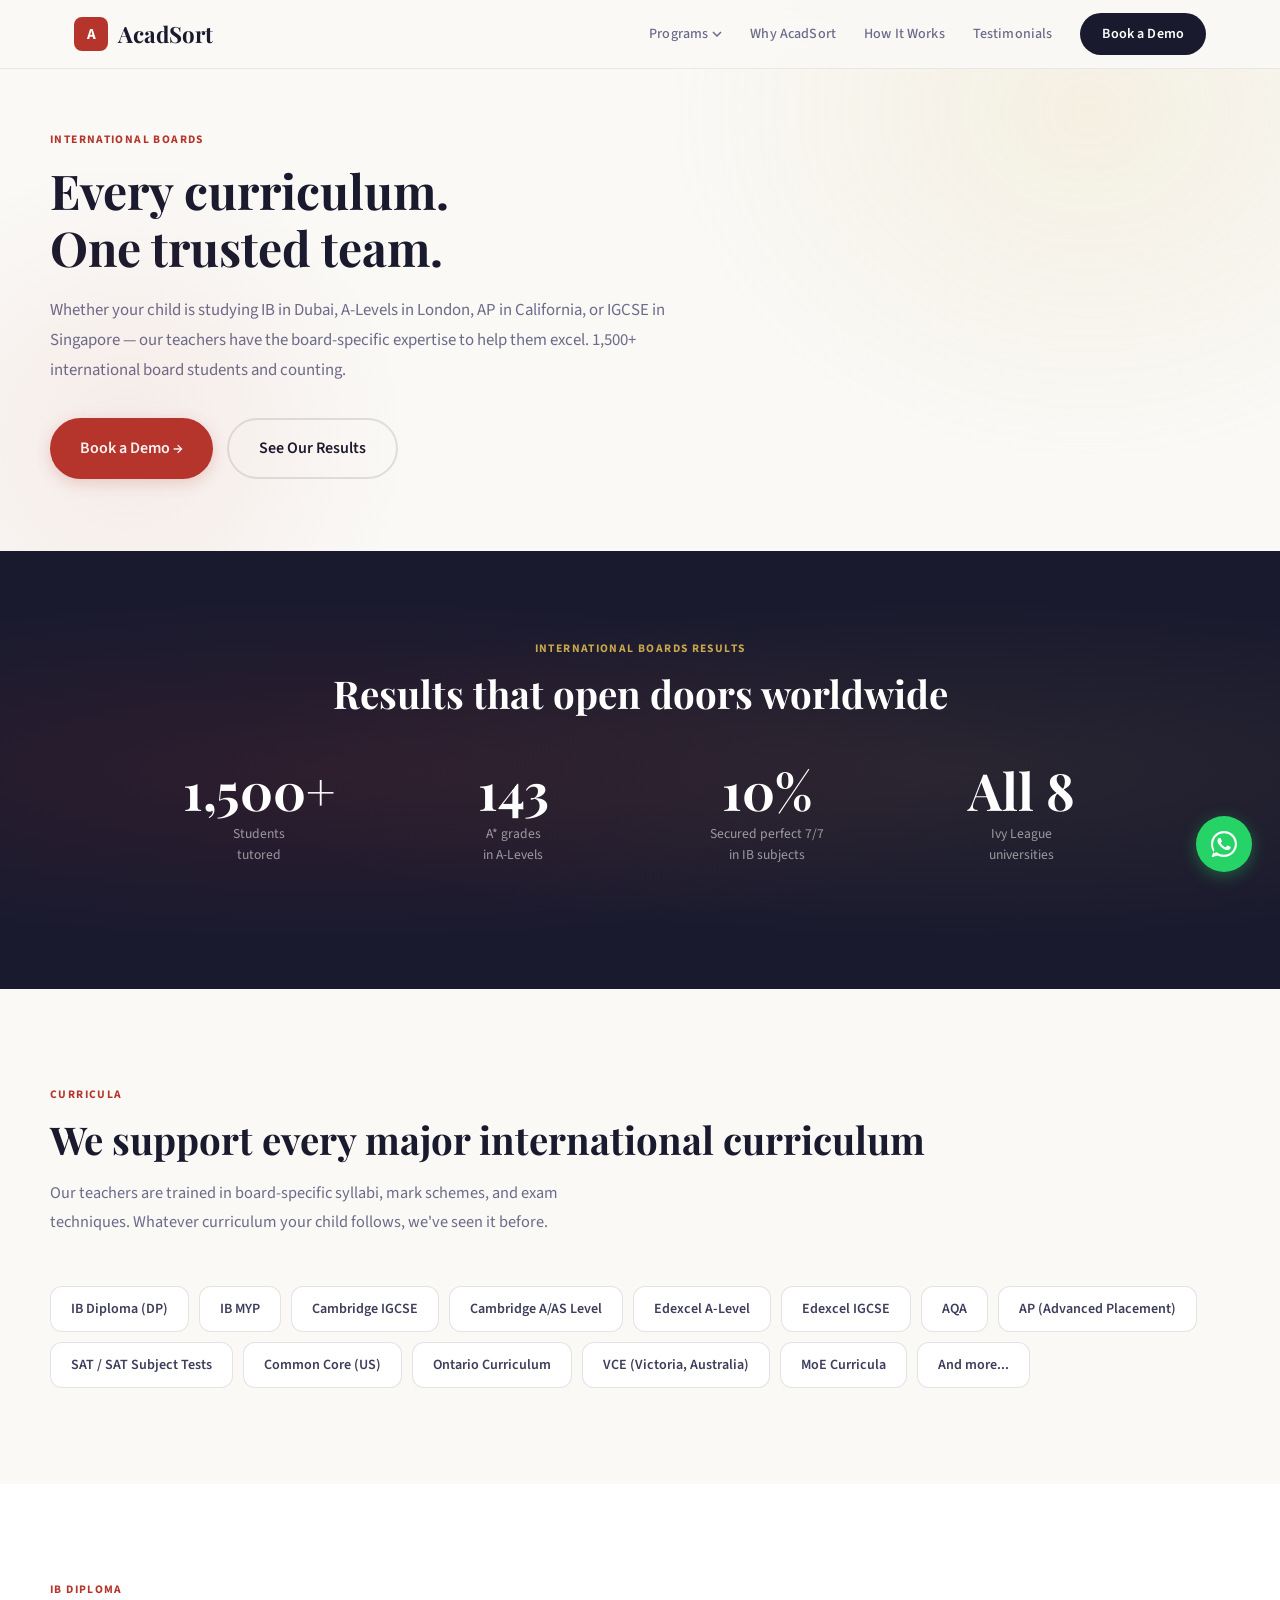
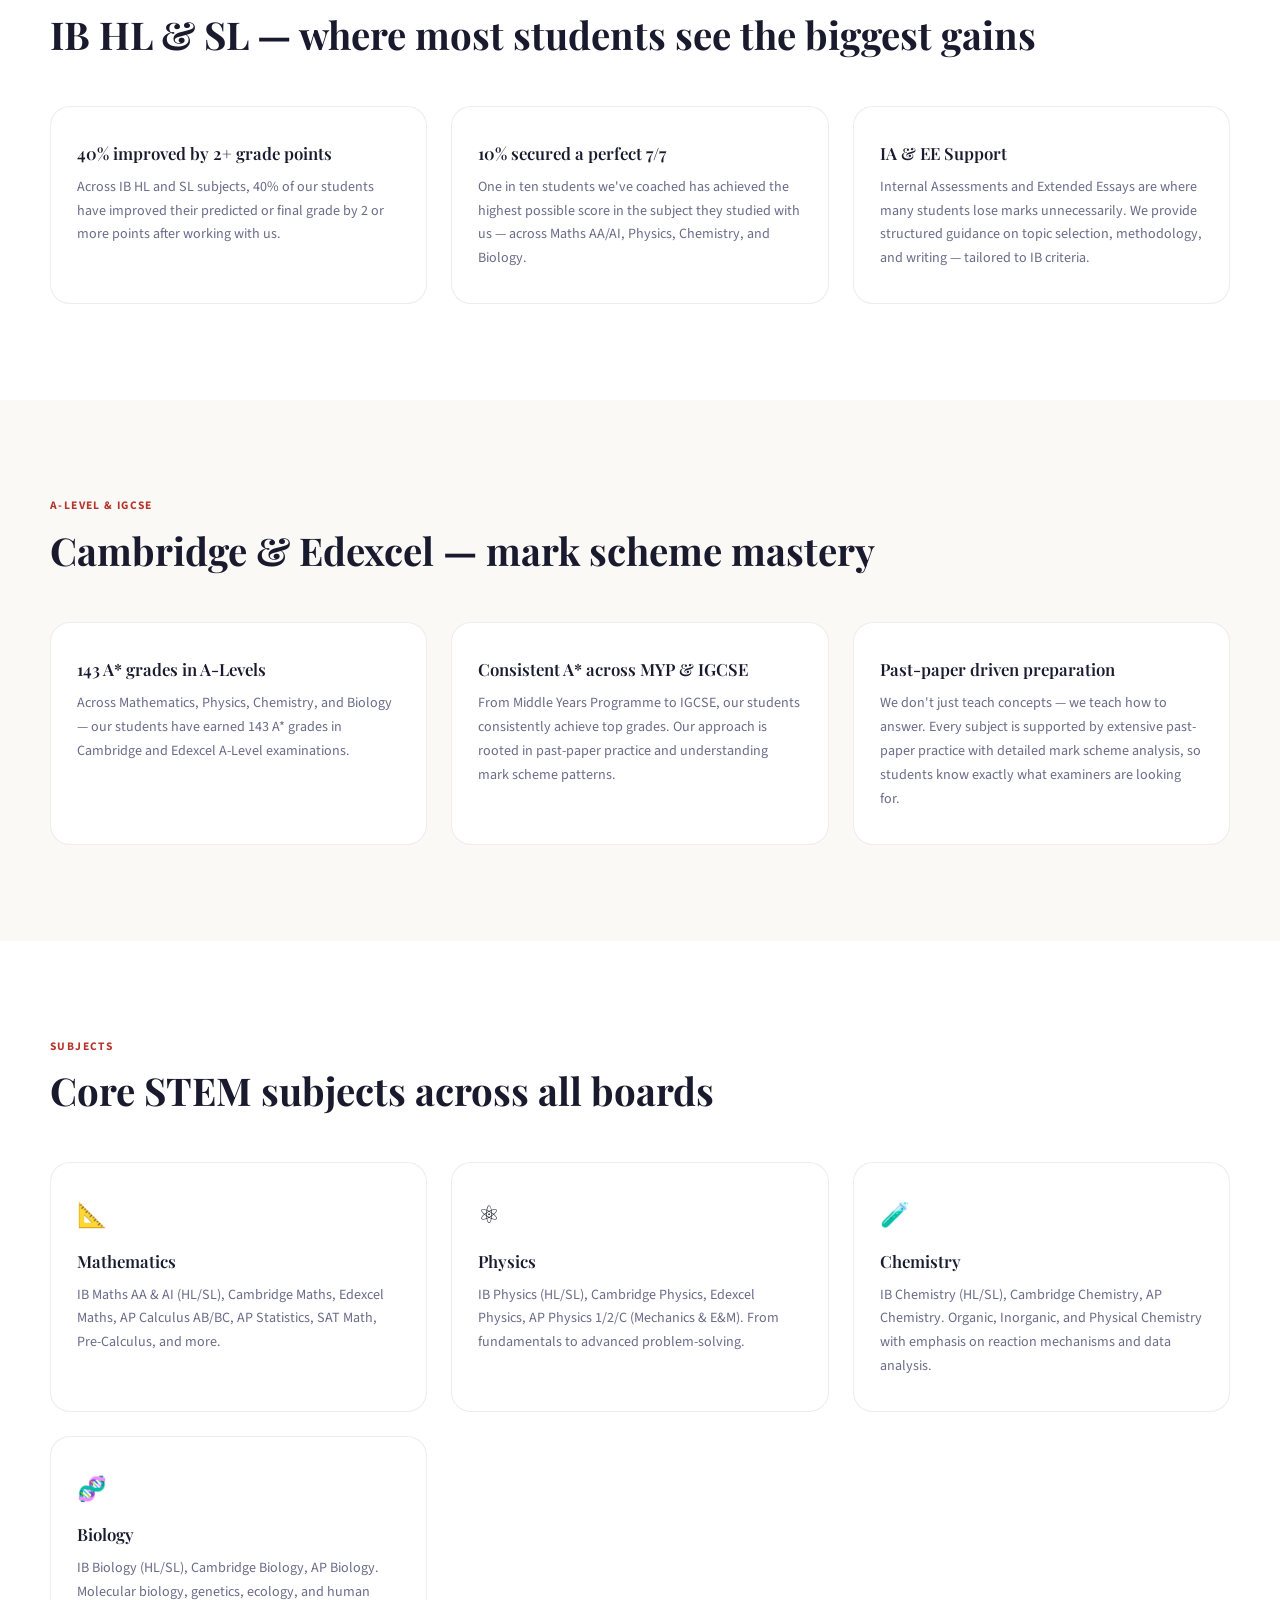
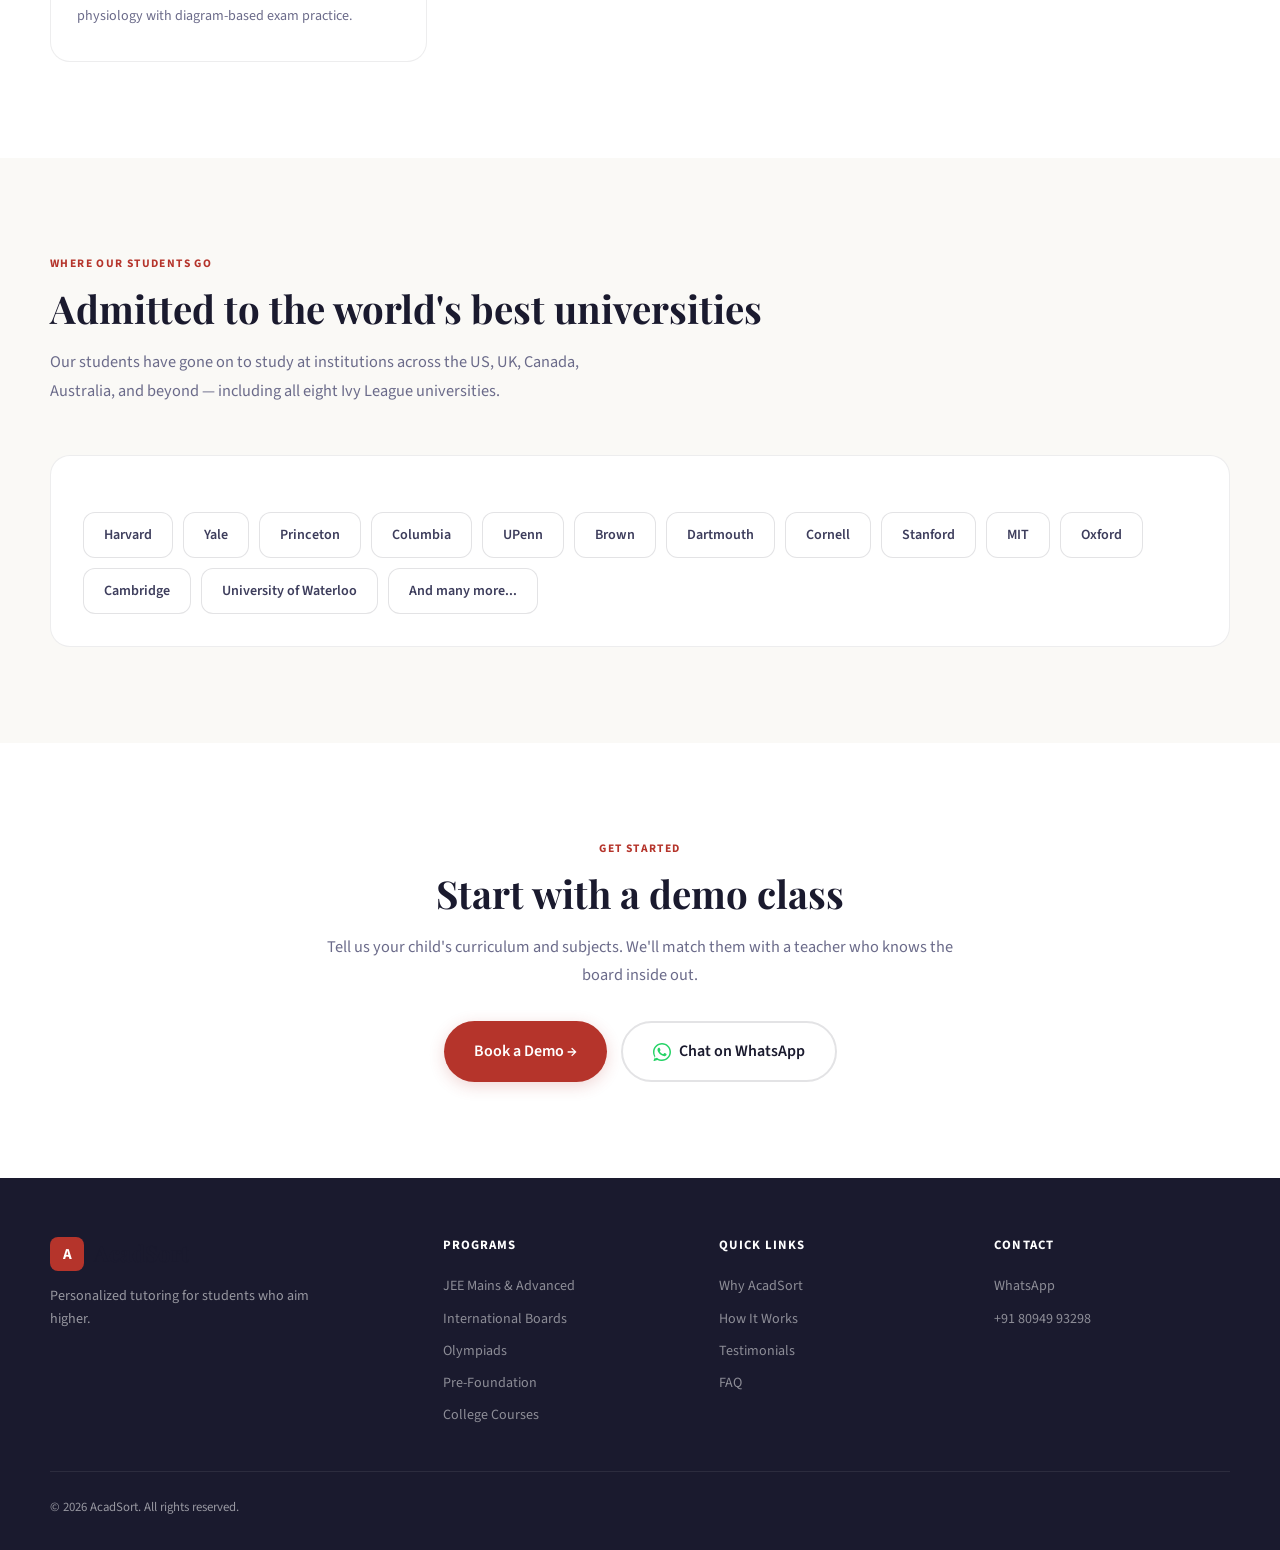
<file: international.html>
<!DOCTYPE html>
<html lang="en">
<head>
<meta charset="UTF-8">
<meta name="viewport" content="width=device-width, initial-scale=1.0">
<title>IB, A-Level, IGCSE, AP Tutoring — AcadSort</title>
<meta name="description" content="1500+ international board students tutored. 143 A* grades in A-Levels. Students admitted to all 8 Ivy League universities. IB, Cambridge, Edexcel, AP and more.">
<link rel="preconnect" href="https://fonts.googleapis.com">
<link rel="preconnect" href="https://fonts.gstatic.com" crossorigin>
<link href="https://fonts.googleapis.com/css2?family=Playfair+Display:ital,wght@0,400;0,600;0,700;1,400;1,600&family=Source+Sans+3:wght@400;500;600;700&display=swap" rel="stylesheet">
<link rel="stylesheet" href="style.css">
</head>
<body>

<nav class="nav" id="nav"><div class="nav-inner"><a href="index.html" class="nav-logo"><span class="logo-mark">A</span>AcadSort</a><div class="nav-links" id="navLinks"><div class="nav-dropdown"><a href="#" class="nav-dropdown-trigger">Programs <svg width="10" height="6" viewBox="0 0 10 6"><path d="M1 1l4 4 4-4" stroke="currentColor" stroke-width="1.5" fill="none"/></svg></a><div class="nav-dropdown-menu"><a href="jee.html">JEE Mains & Advanced</a><a href="international.html">International Boards</a><a href="olympiads.html">Olympiads</a><a href="foundation.html">Pre-Foundation</a><a href="college.html">College Courses</a></div></div><a href="index.html#why">Why AcadSort</a><a href="index.html#methodology">How It Works</a><a href="index.html#testimonials">Testimonials</a><a href="index.html#book" class="nav-cta">Book a Demo</a></div><button class="mobile-toggle" id="mobileToggle" aria-label="Menu"><span></span><span></span><span></span></button></div></nav>
<div class="mobile-menu" id="mobileMenu"><div class="mobile-menu-inner"><div class="mobile-menu-section"><div class="mobile-menu-label">Programs</div><a href="jee.html">JEE Mains & Advanced</a><a href="international.html">International Boards</a><a href="olympiads.html">Olympiads</a><a href="foundation.html">Pre-Foundation</a><a href="college.html">College Courses</a></div><div class="mobile-menu-section"><a href="index.html#why">Why AcadSort</a><a href="index.html#methodology">How It Works</a><a href="index.html#testimonials">Testimonials</a></div><a href="index.html#book" class="mobile-menu-cta">Book a Demo →</a></div></div>

<section class="segment-hero">
  <div class="hero-bg-pattern"></div>
  <div class="segment-hero-inner">
    <div class="section-label">International Boards</div>
    <h1>Every curriculum.<br>One trusted team.</h1>
    <p>Whether your child is studying IB in Dubai, A-Levels in London, AP in California, or IGCSE in Singapore — our teachers have the board-specific expertise to help them excel. 1,500+ international board students and counting.</p>
    <div style="margin-top: 32px; display: flex; gap: 14px; flex-wrap: wrap;">
      <a href="index.html#book" class="btn-primary">Book a Demo →</a>
      <a href="#results" class="btn-secondary">See Our Results</a>
    </div>
  </div>
</section>

<!-- RESULTS BANNER -->
<section class="results-banner" id="results">
  <div class="results-inner">
    <div class="section-label" style="color: var(--gold);">International Boards Results</div>
    <h2 class="section-title" style="color: white; margin-bottom: 48px;">Results that open doors worldwide</h2>
    <div class="results-grid">
      <div class="result-item fade-up">
        <div class="result-num">1,500+</div>
        <div class="result-label">Students<br>tutored</div>
      </div>
      <div class="result-item fade-up">
        <div class="result-num">143</div>
        <div class="result-label">A* grades<br>in A-Levels</div>
      </div>
      <div class="result-item fade-up">
        <div class="result-num">10%</div>
        <div class="result-label">Secured perfect 7/7<br>in IB subjects</div>
      </div>
      <div class="result-item fade-up">
        <div class="result-num">All 8</div>
        <div class="result-label">Ivy League<br>universities</div>
      </div>
    </div>
  </div>
</section>

<!-- CURRICULA WE SUPPORT -->
<section style="padding: 96px 24px;">
  <div class="section-inner">
    <div class="section-header">
      <div class="section-label">Curricula</div>
      <h2 class="section-title">We support every major international curriculum</h2>
      <p class="section-desc">Our teachers are trained in board-specific syllabi, mark schemes, and exam techniques. Whatever curriculum your child follows, we've seen it before.</p>
    </div>
    <div class="curriculum-grid">
      <div class="curriculum-tag">IB Diploma (DP)</div>
      <div class="curriculum-tag">IB MYP</div>
      <div class="curriculum-tag">Cambridge IGCSE</div>
      <div class="curriculum-tag">Cambridge A/AS Level</div>
      <div class="curriculum-tag">Edexcel A-Level</div>
      <div class="curriculum-tag">Edexcel IGCSE</div>
      <div class="curriculum-tag">AQA</div>
      <div class="curriculum-tag">AP (Advanced Placement)</div>
      <div class="curriculum-tag">SAT / SAT Subject Tests</div>
      <div class="curriculum-tag">Common Core (US)</div>
      <div class="curriculum-tag">Ontario Curriculum</div>
      <div class="curriculum-tag">VCE (Victoria, Australia)</div>
      <div class="curriculum-tag">MoE Curricula</div>
      <div class="curriculum-tag">And more...</div>
    </div>
  </div>
</section>

<!-- IB SPECIFIC -->
<section style="background: var(--white); padding: 96px 24px;">
  <div class="section-inner">
    <div class="section-header">
      <div class="section-label">IB Diploma</div>
      <h2 class="section-title">IB HL & SL — where most students see the biggest gains</h2>
    </div>
    <div class="feature-grid">
      <div class="feature-card fade-up">
        <h3>40% improved by 2+ grade points</h3>
        <p>Across IB HL and SL subjects, 40% of our students have improved their predicted or final grade by 2 or more points after working with us.</p>
      </div>
      <div class="feature-card fade-up">
        <h3>10% secured a perfect 7/7</h3>
        <p>One in ten students we've coached has achieved the highest possible score in the subject they studied with us — across Maths AA/AI, Physics, Chemistry, and Biology.</p>
      </div>
      <div class="feature-card fade-up">
        <h3>IA & EE Support</h3>
        <p>Internal Assessments and Extended Essays are where many students lose marks unnecessarily. We provide structured guidance on topic selection, methodology, and writing — tailored to IB criteria.</p>
      </div>
    </div>
  </div>
</section>

<!-- A-LEVEL SPECIFIC -->
<section style="padding: 96px 24px;">
  <div class="section-inner">
    <div class="section-header">
      <div class="section-label">A-Level & IGCSE</div>
      <h2 class="section-title">Cambridge & Edexcel — mark scheme mastery</h2>
    </div>
    <div class="feature-grid">
      <div class="feature-card fade-up">
        <h3>143 A* grades in A-Levels</h3>
        <p>Across Mathematics, Physics, Chemistry, and Biology — our students have earned 143 A* grades in Cambridge and Edexcel A-Level examinations.</p>
      </div>
      <div class="feature-card fade-up">
        <h3>Consistent A* across MYP & IGCSE</h3>
        <p>From Middle Years Programme to IGCSE, our students consistently achieve top grades. Our approach is rooted in past-paper practice and understanding mark scheme patterns.</p>
      </div>
      <div class="feature-card fade-up">
        <h3>Past-paper driven preparation</h3>
        <p>We don't just teach concepts — we teach how to answer. Every subject is supported by extensive past-paper practice with detailed mark scheme analysis, so students know exactly what examiners are looking for.</p>
      </div>
    </div>
  </div>
</section>

<!-- SUBJECTS -->
<section style="background: var(--white); padding: 96px 24px;">
  <div class="section-inner">
    <div class="section-header">
      <div class="section-label">Subjects</div>
      <h2 class="section-title">Core STEM subjects across all boards</h2>
    </div>
    <div class="feature-grid">
      <div class="feature-card fade-up">
        <div style="font-size: 1.5rem; margin-bottom: 10px;">📐</div>
        <h3>Mathematics</h3>
        <p>IB Maths AA & AI (HL/SL), Cambridge Maths, Edexcel Maths, AP Calculus AB/BC, AP Statistics, SAT Math, Pre-Calculus, and more.</p>
      </div>
      <div class="feature-card fade-up">
        <div style="font-size: 1.5rem; margin-bottom: 10px;">⚛️</div>
        <h3>Physics</h3>
        <p>IB Physics (HL/SL), Cambridge Physics, Edexcel Physics, AP Physics 1/2/C (Mechanics & E&M). From fundamentals to advanced problem-solving.</p>
      </div>
      <div class="feature-card fade-up">
        <div style="font-size: 1.5rem; margin-bottom: 10px;">🧪</div>
        <h3>Chemistry</h3>
        <p>IB Chemistry (HL/SL), Cambridge Chemistry, AP Chemistry. Organic, Inorganic, and Physical Chemistry with emphasis on reaction mechanisms and data analysis.</p>
      </div>
      <div class="feature-card fade-up">
        <div style="font-size: 1.5rem; margin-bottom: 10px;">🧬</div>
        <h3>Biology</h3>
        <p>IB Biology (HL/SL), Cambridge Biology, AP Biology. Molecular biology, genetics, ecology, and human physiology with diagram-based exam practice.</p>
      </div>
    </div>
  </div>
</section>

<!-- UNIVERSITY PLACEMENTS -->
<section style="padding: 96px 24px;">
  <div class="section-inner">
    <div class="section-header">
      <div class="section-label">Where Our Students Go</div>
      <h2 class="section-title">Admitted to the world's best universities</h2>
      <p class="section-desc">Our students have gone on to study at institutions across the US, UK, Canada, Australia, and beyond — including all eight Ivy League universities.</p>
    </div>
    <div style="margin-top: 32px; padding: 32px; background: var(--white); border: 1px solid var(--border); border-radius: var(--radius-lg);">
      <div class="curriculum-grid">
        <div class="curriculum-tag">Harvard</div>
        <div class="curriculum-tag">Yale</div>
        <div class="curriculum-tag">Princeton</div>
        <div class="curriculum-tag">Columbia</div>
        <div class="curriculum-tag">UPenn</div>
        <div class="curriculum-tag">Brown</div>
        <div class="curriculum-tag">Dartmouth</div>
        <div class="curriculum-tag">Cornell</div>
        <div class="curriculum-tag">Stanford</div>
        <div class="curriculum-tag">MIT</div>
        <div class="curriculum-tag">Oxford</div>
        <div class="curriculum-tag">Cambridge</div>
        <div class="curriculum-tag">University of Waterloo</div>
        <div class="curriculum-tag">And many more...</div>
      </div>
    </div>
  </div>
</section>

<!-- CTA -->
<section style="background: var(--white); padding: 96px 24px;">
  <div class="section-inner" style="text-align: center; max-width: 640px;">
    <div class="section-label">Get Started</div>
    <h2 class="section-title">Start with a demo class</h2>
    <p style="color: var(--ink-muted); margin-bottom: 32px; font-size: 1.02rem;">Tell us your child's curriculum and subjects. We'll match them with a teacher who knows the board inside out.</p>
    <div style="display: flex; gap: 14px; justify-content: center; flex-wrap: wrap;">
      <a href="index.html#book" class="btn-primary">Book a Demo →</a>
      <a href="https://wa.me/918094993298?text=Hi%2C%20I%27m%20interested%20in%20international%20board%20tutoring." class="btn-secondary" style="gap: 8px;">
        <svg viewBox="0 0 24 24" fill="#25D366" width="18" height="18"><path d="M17.472 14.382c-.297-.149-1.758-.867-2.03-.967-.273-.099-.471-.148-.67.15-.197.297-.767.966-.94 1.164-.173.199-.347.223-.644.075-.297-.15-1.255-.463-2.39-1.475-.883-.788-1.48-1.761-1.653-2.059-.173-.297-.018-.458.13-.606.134-.133.298-.347.446-.52.149-.174.198-.298.298-.497.099-.198.05-.371-.025-.52-.075-.149-.669-1.612-.916-2.207-.242-.579-.487-.5-.669-.51-.173-.008-.371-.01-.57-.01-.198 0-.52.074-.792.372-.272.297-1.04 1.016-1.04 2.479 0 1.462 1.065 2.875 1.213 3.074.149.198 2.096 3.2 5.077 4.487.709.306 1.262.489 1.694.625.712.227 1.36.195 1.871.118.571-.085 1.758-.719 2.006-1.413.248-.694.248-1.289.173-1.413-.074-.124-.272-.198-.57-.347z"/><path d="M12 0C5.373 0 0 5.373 0 12c0 2.625.846 5.059 2.284 7.034L.789 23.492a.5.5 0 00.611.611l4.458-1.495A11.934 11.934 0 0012 24c6.627 0 12-5.373 12-12S18.627 0 12 0zm0 22c-2.33 0-4.49-.764-6.232-2.056l-.435-.332-3.26 1.093 1.093-3.26-.332-.435A9.955 9.955 0 012 12C2 6.477 6.477 2 12 2s10 4.477 10 10-4.477 10-10 10z"/></svg>
        Chat on WhatsApp
      </a>
    </div>
  </div>
</section>

<footer class="footer"><div class="footer-inner"><div class="footer-top"><div class="footer-brand"><div class="nav-logo" style="margin-bottom:12px;"><span class="logo-mark">A</span>AcadSort</div><p>Personalized tutoring for students who aim higher.</p></div><div class="footer-links-group"><h4>Programs</h4><a href="jee.html">JEE Mains & Advanced</a><a href="international.html">International Boards</a><a href="olympiads.html">Olympiads</a><a href="foundation.html">Pre-Foundation</a><a href="college.html">College Courses</a></div><div class="footer-links-group"><h4>Quick Links</h4><a href="index.html#why">Why AcadSort</a><a href="index.html#methodology">How It Works</a><a href="index.html#testimonials">Testimonials</a><a href="index.html#faq">FAQ</a></div><div class="footer-links-group"><h4>Contact</h4><a href="https://wa.me/918094993298">WhatsApp</a><a href="tel:+918094993298">+91 80949 93298</a></div></div><div class="footer-bottom"><p>© 2026 AcadSort. All rights reserved.</p></div></div></footer>
<a href="https://wa.me/918094993298" class="whatsapp-float" aria-label="WhatsApp"><svg viewBox="0 0 24 24" fill="currentColor"><path d="M17.472 14.382c-.297-.149-1.758-.867-2.03-.967-.273-.099-.471-.148-.67.15-.197.297-.767.966-.94 1.164-.173.199-.347.223-.644.075-.297-.15-1.255-.463-2.39-1.475-.883-.788-1.48-1.761-1.653-2.059-.173-.297-.018-.458.13-.606.134-.133.298-.347.446-.52.149-.174.198-.298.298-.497.099-.198.05-.371-.025-.52-.075-.149-.669-1.612-.916-2.207-.242-.579-.487-.5-.669-.51-.173-.008-.371-.01-.57-.01-.198 0-.52.074-.792.372-.272.297-1.04 1.016-1.04 2.479 0 1.462 1.065 2.875 1.213 3.074.149.198 2.096 3.2 5.077 4.487.709.306 1.262.489 1.694.625.712.227 1.36.195 1.871.118.571-.085 1.758-.719 2.006-1.413.248-.694.248-1.289.173-1.413-.074-.124-.272-.198-.57-.347z"/><path d="M12 0C5.373 0 0 5.373 0 12c0 2.625.846 5.059 2.284 7.034L.789 23.492a.5.5 0 00.611.611l4.458-1.495A11.934 11.934 0 0012 24c6.627 0 12-5.373 12-12S18.627 0 12 0zm0 22c-2.33 0-4.49-.764-6.232-2.056l-.435-.332-3.26 1.093 1.093-3.26-.332-.435A9.955 9.955 0 012 12C2 6.477 6.477 2 12 2s10 4.477 10 10-4.477 10-10 10z"/></svg></a>

<script>
const nav=document.getElementById('nav');window.addEventListener('scroll',()=>nav.classList.toggle('scrolled',window.scrollY>20));const toggle=document.getElementById('mobileToggle'),mobileMenu=document.getElementById('mobileMenu');toggle.addEventListener('click',()=>{toggle.classList.toggle('active');mobileMenu.classList.toggle('open');document.body.style.overflow=mobileMenu.classList.contains('open')?'hidden':'';});mobileMenu.querySelectorAll('a').forEach(a=>a.addEventListener('click',()=>{toggle.classList.remove('active');mobileMenu.classList.remove('open');document.body.style.overflow='';}));const observer=new IntersectionObserver(entries=>{entries.forEach(e=>{if(e.isIntersecting)e.target.classList.add('visible');});},{threshold:0.12});document.querySelectorAll('.fade-up').forEach(el=>observer.observe(el));
</script>
</body>
</html>
</file>
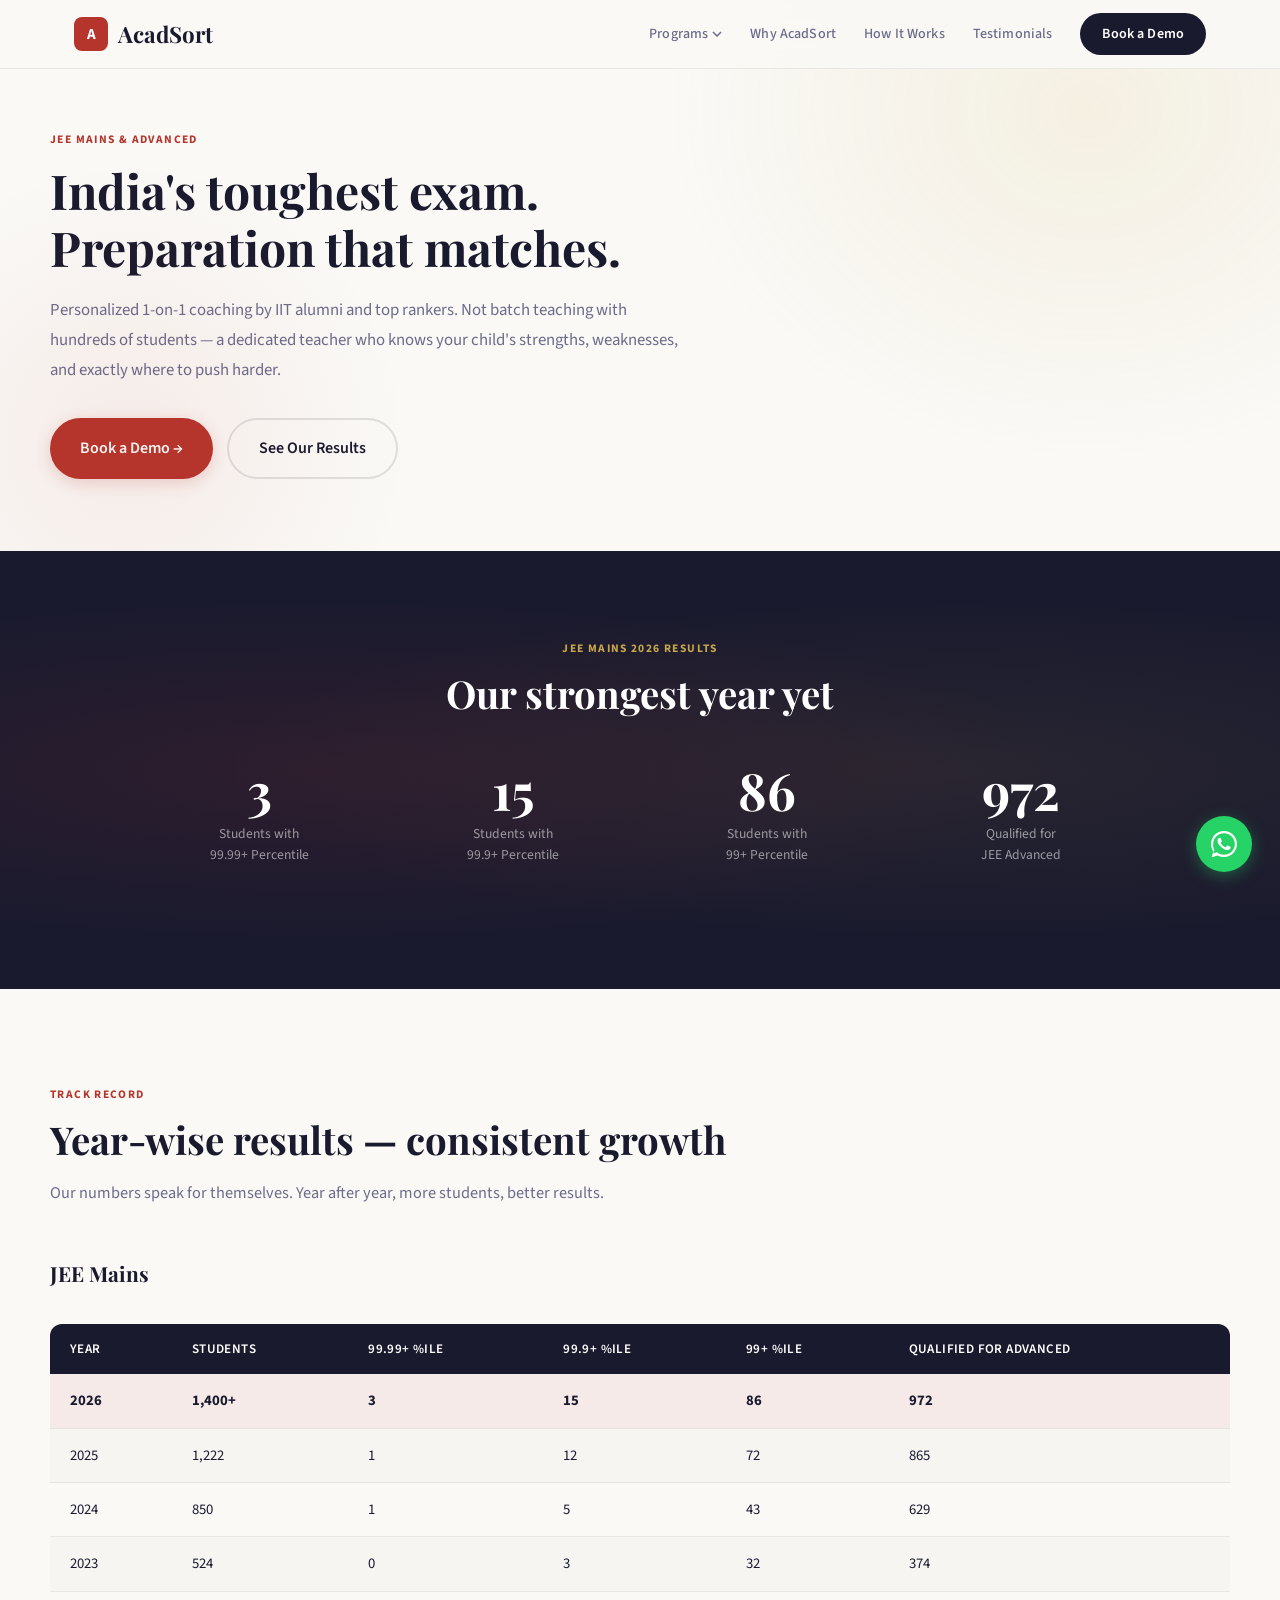
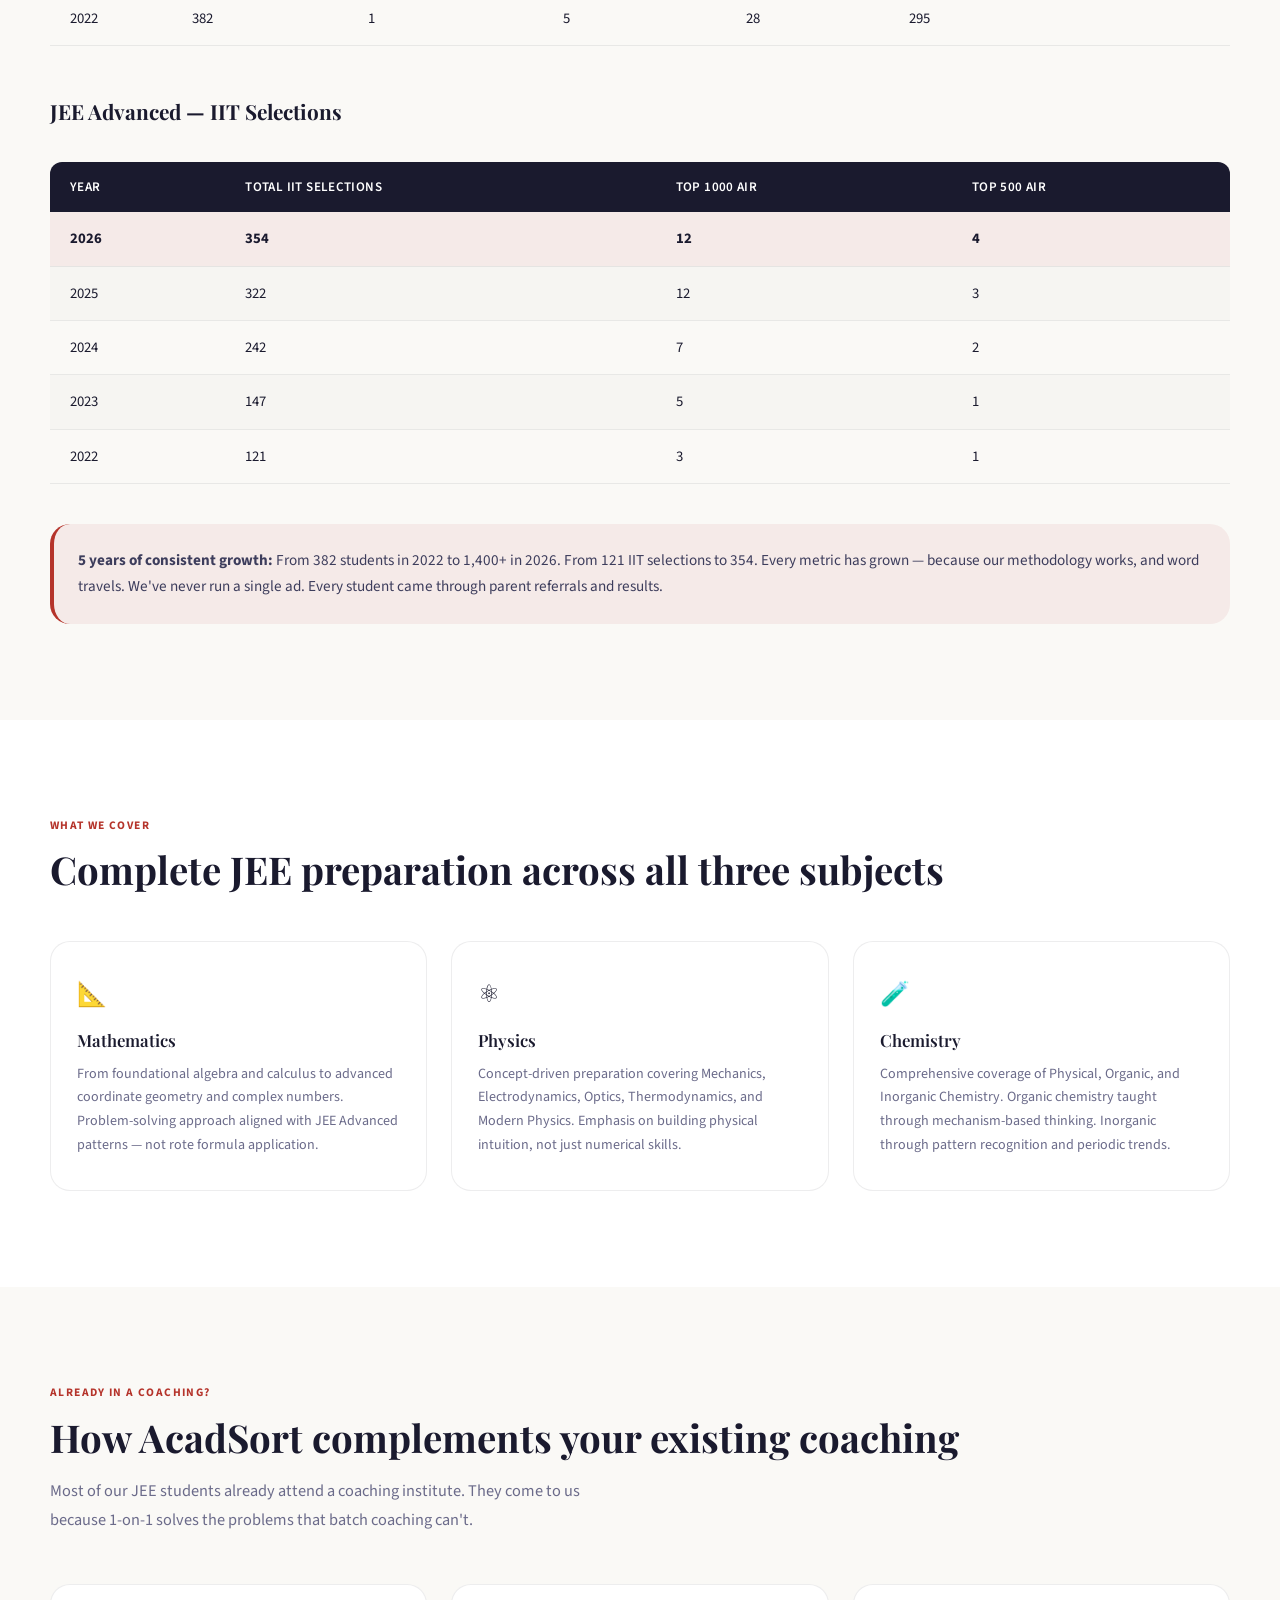
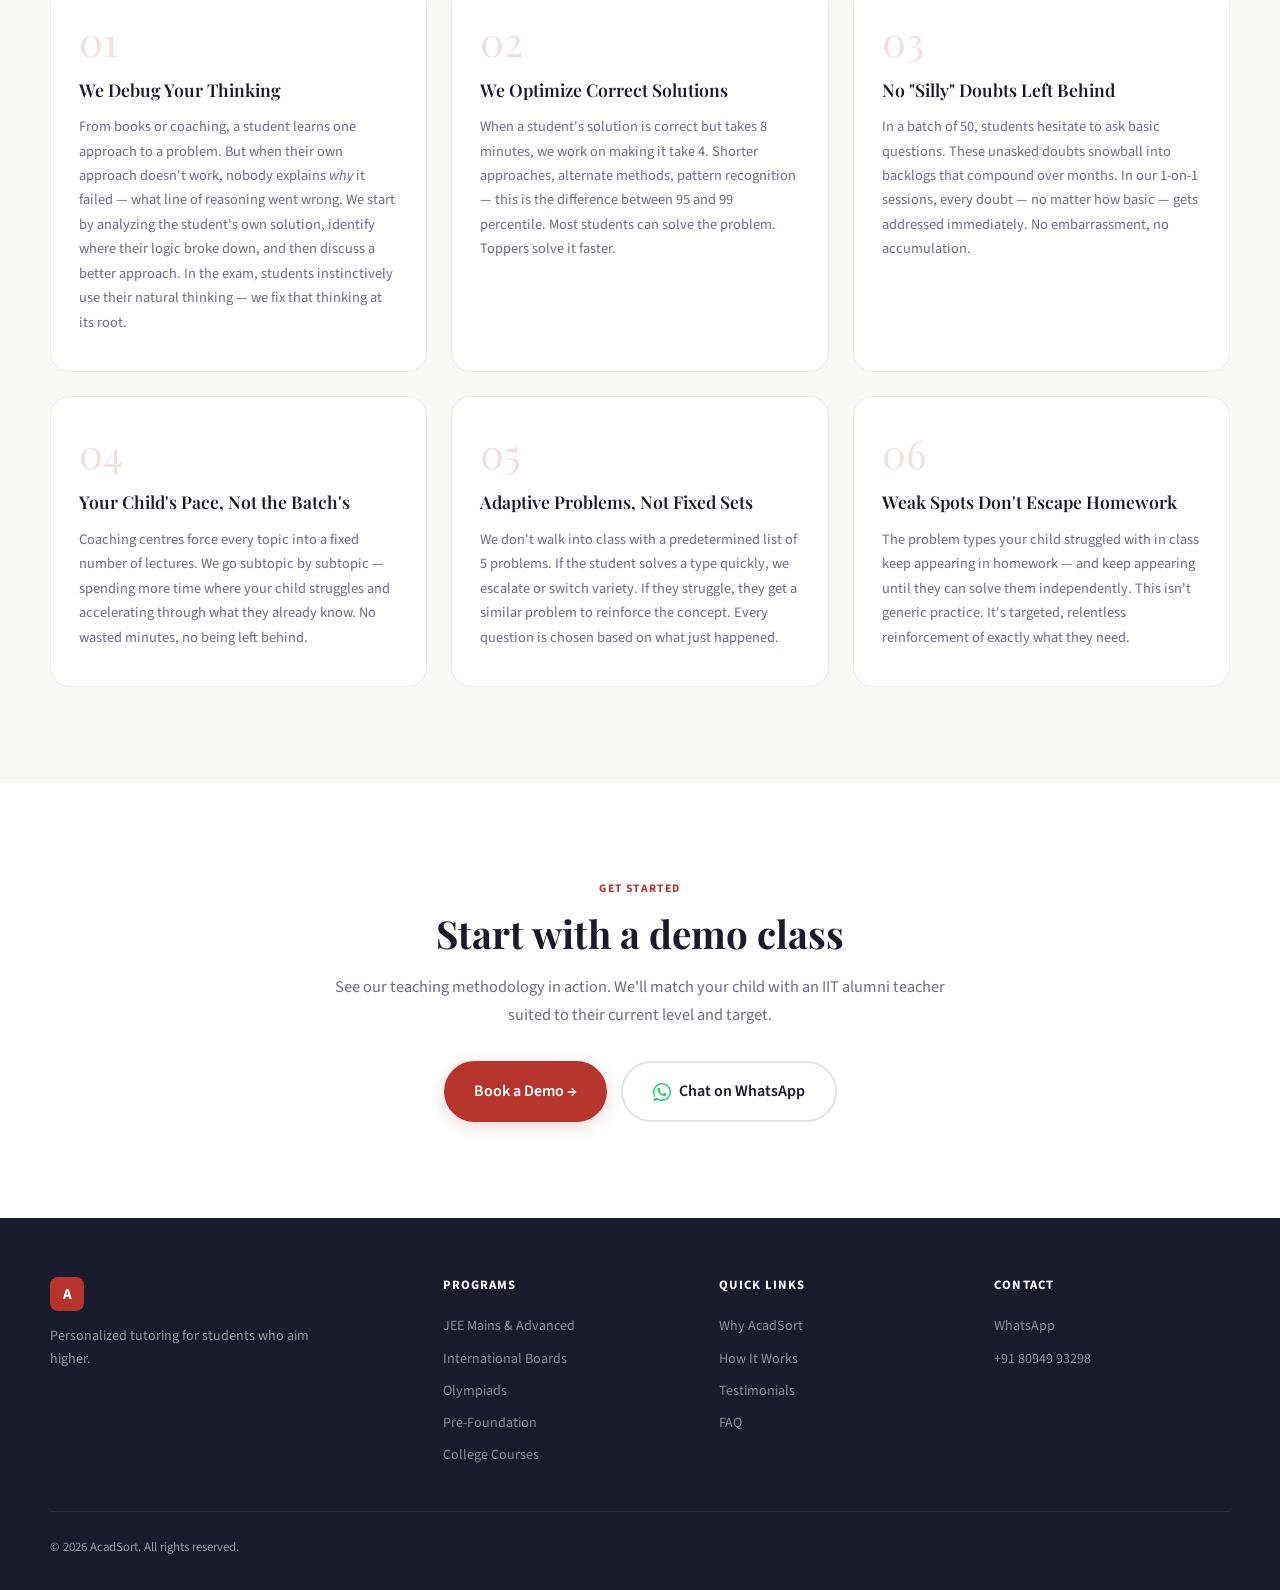
<file: jee.html>
<!DOCTYPE html>
<html lang="en">
<head>
<meta charset="UTF-8">
<meta name="viewport" content="width=device-width, initial-scale=1.0">
<title>JEE Mains & Advanced Coaching — AcadSort</title>
<meta name="description" content="1400+ JEE students in 2026. 86 scored 99+ percentile, 3 scored 99.99+. 972 qualified for JEE Advanced. Personalized 1-on-1 coaching by IIT alumni.">
<link rel="preconnect" href="https://fonts.googleapis.com">
<link rel="preconnect" href="https://fonts.gstatic.com" crossorigin>
<link href="https://fonts.googleapis.com/css2?family=Playfair+Display:ital,wght@0,400;0,600;0,700;1,400;1,600&family=Source+Sans+3:wght@400;500;600;700&display=swap" rel="stylesheet">
<link rel="stylesheet" href="style.css">
</head>
<body>

<!-- NAV -->
<nav class="nav" id="nav">
  <div class="nav-inner">
    <a href="index.html" class="nav-logo"><span class="logo-mark">A</span>AcadSort</a>
    <div class="nav-links" id="navLinks">
      <div class="nav-dropdown">
        <a href="#" class="nav-dropdown-trigger">Programs <svg width="10" height="6" viewBox="0 0 10 6"><path d="M1 1l4 4 4-4" stroke="currentColor" stroke-width="1.5" fill="none"/></svg></a>
        <div class="nav-dropdown-menu">
          <a href="jee.html">JEE Mains & Advanced</a>
          <a href="international.html">International Boards</a>
          <a href="olympiads.html">Olympiads</a>
          <a href="foundation.html">Pre-Foundation</a>
          <a href="college.html">College Courses</a>
        </div>
      </div>
      <a href="index.html#why">Why AcadSort</a>
      <a href="index.html#methodology">How It Works</a>
      <a href="index.html#testimonials">Testimonials</a>
      <a href="index.html#book" class="nav-cta">Book a Demo</a>
    </div>
    <button class="mobile-toggle" id="mobileToggle" aria-label="Menu"><span></span><span></span><span></span></button>
  </div>
</nav>

<!-- MOBILE MENU -->
<div class="mobile-menu" id="mobileMenu">
  <div class="mobile-menu-inner">
    <div class="mobile-menu-section">
      <div class="mobile-menu-label">Programs</div>
      <a href="jee.html">JEE Mains & Advanced</a>
      <a href="international.html">International Boards</a>
      <a href="olympiads.html">Olympiads</a>
      <a href="foundation.html">Pre-Foundation</a>
      <a href="college.html">College Courses</a>
    </div>
    <div class="mobile-menu-section">
      <a href="index.html#why">Why AcadSort</a>
      <a href="index.html#methodology">How It Works</a>
      <a href="index.html#testimonials">Testimonials</a>
    </div>
    <a href="index.html#book" class="mobile-menu-cta">Book a Demo →</a>
  </div>
</div>

<!-- HERO -->
<section class="segment-hero" style="background: var(--cream);">
  <div class="hero-bg-pattern"></div>
  <div class="segment-hero-inner">
    <div class="section-label">JEE Mains & Advanced</div>
    <h1>India's toughest exam.<br>Preparation that matches.</h1>
    <p>Personalized 1-on-1 coaching by IIT alumni and top rankers. Not batch teaching with hundreds of students — a dedicated teacher who knows your child's strengths, weaknesses, and exactly where to push harder.</p>
    <div style="margin-top: 32px; display: flex; gap: 14px; flex-wrap: wrap;">
      <a href="index.html#book" class="btn-primary">Book a Demo →</a>
      <a href="#results" class="btn-secondary">See Our Results</a>
    </div>
  </div>
</section>

<!-- HEADLINE RESULTS -->
<section class="results-banner" id="results">
  <div class="results-inner">
    <div class="section-label" style="color: var(--gold);">JEE Mains 2026 Results</div>
    <h2 class="section-title" style="color: white; margin-bottom: 48px;">Our strongest year yet</h2>
    <div class="results-grid">
      <div class="result-item fade-up">
        <div class="result-num"><span data-count="3" data-suffix="">0</span></div>
        <div class="result-label">Students with<br>99.99+ Percentile</div>
      </div>
      <div class="result-item fade-up">
        <div class="result-num"><span data-count="15" data-suffix="">0</span></div>
        <div class="result-label">Students with<br>99.9+ Percentile</div>
      </div>
      <div class="result-item fade-up">
        <div class="result-num"><span data-count="86" data-suffix="">0</span></div>
        <div class="result-label">Students with<br>99+ Percentile</div>
      </div>
      <div class="result-item fade-up">
        <div class="result-num"><span data-count="972" data-suffix="">0</span></div>
        <div class="result-label">Qualified for<br>JEE Advanced</div>
      </div>
    </div>
  </div>
</section>

<!-- YEAR-WISE RESULTS -->
<section style="padding: 96px 24px;">
  <div class="section-inner">
    <div class="section-header">
      <div class="section-label">Track Record</div>
      <h2 class="section-title">Year-wise results — consistent growth</h2>
      <p class="section-desc">Our numbers speak for themselves. Year after year, more students, better results.</p>
    </div>

    <!-- JEE MAINS -->
    <h3 style="font-family: var(--font-display); font-size: 1.3rem; margin-bottom: 16px; margin-top: 8px;">JEE Mains</h3>
    <div class="results-table-wrap">
      <table class="results-table">
        <thead>
          <tr>
            <th>Year</th>
            <th>Students</th>
            <th>99.99+ %ile</th>
            <th>99.9+ %ile</th>
            <th>99+ %ile</th>
            <th>Qualified for Advanced</th>
          </tr>
        </thead>
        <tbody>
          <tr class="highlight-row">
            <td><strong>2026</strong></td>
            <td><strong>1,400+</strong></td>
            <td><strong>3</strong></td>
            <td><strong>15</strong></td>
            <td><strong>86</strong></td>
            <td><strong>972</strong></td>
          </tr>
          <tr>
            <td>2025</td>
            <td>1,222</td>
            <td>1</td>
            <td>12</td>
            <td>72</td>
            <td>865</td>
          </tr>
          <tr>
            <td>2024</td>
            <td>850</td>
            <td>1</td>
            <td>5</td>
            <td>43</td>
            <td>629</td>
          </tr>
          <tr>
            <td>2023</td>
            <td>524</td>
            <td>0</td>
            <td>3</td>
            <td>32</td>
            <td>374</td>
          </tr>
          <tr>
            <td>2022</td>
            <td>382</td>
            <td>1</td>
            <td>5</td>
            <td>28</td>
            <td>295</td>
          </tr>
        </tbody>
      </table>
    </div>

    <!-- JEE ADVANCED -->
    <h3 style="font-family: var(--font-display); font-size: 1.3rem; margin: 48px 0 16px;">JEE Advanced — IIT Selections</h3>
    <div class="results-table-wrap">
      <table class="results-table">
        <thead>
          <tr>
            <th>Year</th>
            <th>Total IIT Selections</th>
            <th>Top 1000 AIR</th>
            <th>Top 500 AIR</th>
          </tr>
        </thead>
        <tbody>
          <tr class="highlight-row">
            <td><strong>2026</strong></td>
            <td><strong>354</strong></td>
            <td><strong>12</strong></td>
            <td><strong>4</strong></td>
          </tr>
          <tr>
            <td>2025</td>
            <td>322</td>
            <td>12</td>
            <td>3</td>
          </tr>
          <tr>
            <td>2024</td>
            <td>242</td>
            <td>7</td>
            <td>2</td>
          </tr>
          <tr>
            <td>2023</td>
            <td>147</td>
            <td>5</td>
            <td>1</td>
          </tr>
          <tr>
            <td>2022</td>
            <td>121</td>
            <td>3</td>
            <td>1</td>
          </tr>
        </tbody>
      </table>
    </div>

    <div style="margin-top: 40px; padding: 24px; background: var(--accent-glow); border-radius: var(--radius-lg); border-left: 4px solid var(--accent);">
      <p style="font-size: 0.95rem; color: var(--ink-light); line-height: 1.7; margin: 0;">
        <strong>5 years of consistent growth:</strong> From 382 students in 2022 to 1,400+ in 2026. From 121 IIT selections to 354. Every metric has grown — because our methodology works, and word travels. We've never run a single ad. Every student came through parent referrals and results.
      </p>
    </div>
  </div>
</section>

<!-- SUBJECTS & APPROACH -->
<section style="background: var(--white); padding: 96px 24px;">
  <div class="section-inner">
    <div class="section-header">
      <div class="section-label">What We Cover</div>
      <h2 class="section-title">Complete JEE preparation across all three subjects</h2>
    </div>
    <div class="feature-grid">
      <div class="feature-card fade-up">
        <div style="font-size: 1.5rem; margin-bottom: 10px;">📐</div>
        <h3>Mathematics</h3>
        <p>From foundational algebra and calculus to advanced coordinate geometry and complex numbers. Problem-solving approach aligned with JEE Advanced patterns — not rote formula application.</p>
      </div>
      <div class="feature-card fade-up">
        <div style="font-size: 1.5rem; margin-bottom: 10px;">⚛️</div>
        <h3>Physics</h3>
        <p>Concept-driven preparation covering Mechanics, Electrodynamics, Optics, Thermodynamics, and Modern Physics. Emphasis on building physical intuition, not just numerical skills.</p>
      </div>
      <div class="feature-card fade-up">
        <div style="font-size: 1.5rem; margin-bottom: 10px;">🧪</div>
        <h3>Chemistry</h3>
        <p>Comprehensive coverage of Physical, Organic, and Inorganic Chemistry. Organic chemistry taught through mechanism-based thinking. Inorganic through pattern recognition and periodic trends.</p>
      </div>
    </div>
  </div>
</section>

<!-- HOW WE COMPLEMENT COACHING -->
<section style="padding: 96px 24px;">
  <div class="section-inner">
    <div class="section-header">
      <div class="section-label">Already in a Coaching?</div>
      <h2 class="section-title">How AcadSort complements your existing coaching</h2>
      <p class="section-desc">Most of our JEE students already attend a coaching institute. They come to us because 1-on-1 solves the problems that batch coaching can't.</p>
    </div>
    <div class="why-grid">
      <div class="why-card fade-up">
        <div class="why-num">01</div>
        <h3>We Debug Your Thinking</h3>
        <p>From books or coaching, a student learns one approach to a problem. But when their own approach doesn't work, nobody explains <em>why</em> it failed — what line of reasoning went wrong. We start by analyzing the student's own solution, identify where their logic broke down, and then discuss a better approach. In the exam, students instinctively use their natural thinking — we fix that thinking at its root.</p>
      </div>
      <div class="why-card fade-up">
        <div class="why-num">02</div>
        <h3>We Optimize Correct Solutions</h3>
        <p>When a student's solution is correct but takes 8 minutes, we work on making it take 4. Shorter approaches, alternate methods, pattern recognition — this is the difference between 95 and 99 percentile. Most students can solve the problem. Toppers solve it faster.</p>
      </div>
      <div class="why-card fade-up">
        <div class="why-num">03</div>
        <h3>No "Silly" Doubts Left Behind</h3>
        <p>In a batch of 50, students hesitate to ask basic questions. These unasked doubts snowball into backlogs that compound over months. In our 1-on-1 sessions, every doubt — no matter how basic — gets addressed immediately. No embarrassment, no accumulation.</p>
      </div>
      <div class="why-card fade-up">
        <div class="why-num">04</div>
        <h3>Your Child's Pace, Not the Batch's</h3>
        <p>Coaching centres force every topic into a fixed number of lectures. We go subtopic by subtopic — spending more time where your child struggles and accelerating through what they already know. No wasted minutes, no being left behind.</p>
      </div>
      <div class="why-card fade-up">
        <div class="why-num">05</div>
        <h3>Adaptive Problems, Not Fixed Sets</h3>
        <p>We don't walk into class with a predetermined list of 5 problems. If the student solves a type quickly, we escalate or switch variety. If they struggle, they get a similar problem to reinforce the concept. Every question is chosen based on what just happened.</p>
      </div>
      <div class="why-card fade-up">
        <div class="why-num">06</div>
        <h3>Weak Spots Don't Escape Homework</h3>
        <p>The problem types your child struggled with in class keep appearing in homework — and keep appearing until they can solve them independently. This isn't generic practice. It's targeted, relentless reinforcement of exactly what they need.</p>
      </div>
    </div>
  </div>
</section>

<!-- CTA -->
<section style="background: var(--white); padding: 96px 24px;">
  <div class="section-inner" style="text-align: center; max-width: 640px;">
    <div class="section-label">Get Started</div>
    <h2 class="section-title">Start with a demo class</h2>
    <p style="color: var(--ink-muted); margin-bottom: 32px; font-size: 1.02rem;">See our teaching methodology in action. We'll match your child with an IIT alumni teacher suited to their current level and target.</p>
    <div style="display: flex; gap: 14px; justify-content: center; flex-wrap: wrap;">
      <a href="index.html#book" class="btn-primary">Book a Demo →</a>
      <a href="https://wa.me/918094993298?text=Hi%2C%20I%27m%20interested%20in%20JEE%20coaching%20at%20AcadSort." class="btn-secondary" style="gap: 8px;">
        <svg viewBox="0 0 24 24" fill="#25D366" width="18" height="18"><path d="M17.472 14.382c-.297-.149-1.758-.867-2.03-.967-.273-.099-.471-.148-.67.15-.197.297-.767.966-.94 1.164-.173.199-.347.223-.644.075-.297-.15-1.255-.463-2.39-1.475-.883-.788-1.48-1.761-1.653-2.059-.173-.297-.018-.458.13-.606.134-.133.298-.347.446-.52.149-.174.198-.298.298-.497.099-.198.05-.371-.025-.52-.075-.149-.669-1.612-.916-2.207-.242-.579-.487-.5-.669-.51-.173-.008-.371-.01-.57-.01-.198 0-.52.074-.792.372-.272.297-1.04 1.016-1.04 2.479 0 1.462 1.065 2.875 1.213 3.074.149.198 2.096 3.2 5.077 4.487.709.306 1.262.489 1.694.625.712.227 1.36.195 1.871.118.571-.085 1.758-.719 2.006-1.413.248-.694.248-1.289.173-1.413-.074-.124-.272-.198-.57-.347z"/><path d="M12 0C5.373 0 0 5.373 0 12c0 2.625.846 5.059 2.284 7.034L.789 23.492a.5.5 0 00.611.611l4.458-1.495A11.934 11.934 0 0012 24c6.627 0 12-5.373 12-12S18.627 0 12 0zm0 22c-2.33 0-4.49-.764-6.232-2.056l-.435-.332-3.26 1.093 1.093-3.26-.332-.435A9.955 9.955 0 012 12C2 6.477 6.477 2 12 2s10 4.477 10 10-4.477 10-10 10z"/></svg>
        Chat on WhatsApp
      </a>
    </div>
  </div>
</section>

<!-- FOOTER -->
<footer class="footer">
  <div class="footer-inner">
    <div class="footer-top">
      <div class="footer-brand">
        <div class="nav-logo" style="margin-bottom: 12px;"><span class="logo-mark">A</span>AcadSort</div>
        <p>Personalized tutoring for students who aim higher.</p>
      </div>
      <div class="footer-links-group">
        <h4>Programs</h4>
        <a href="jee.html">JEE Mains & Advanced</a>
        <a href="international.html">International Boards</a>
        <a href="olympiads.html">Olympiads</a>
        <a href="foundation.html">Pre-Foundation</a>
        <a href="college.html">College Courses</a>
      </div>
      <div class="footer-links-group">
        <h4>Quick Links</h4>
        <a href="index.html#why">Why AcadSort</a>
        <a href="index.html#methodology">How It Works</a>
        <a href="index.html#testimonials">Testimonials</a>
        <a href="index.html#faq">FAQ</a>
      </div>
      <div class="footer-links-group">
        <h4>Contact</h4>
        <a href="https://wa.me/918094993298">WhatsApp</a>
        <a href="tel:+918094993298">+91 80949 93298</a>
      </div>
    </div>
    <div class="footer-bottom"><p>© 2026 AcadSort. All rights reserved.</p></div>
  </div>
</footer>

<a href="https://wa.me/918094993298?text=Hi%2C%20I%27m%20interested%20in%20JEE%20coaching." class="whatsapp-float" aria-label="Chat on WhatsApp">
  <svg viewBox="0 0 24 24" fill="currentColor"><path d="M17.472 14.382c-.297-.149-1.758-.867-2.03-.967-.273-.099-.471-.148-.67.15-.197.297-.767.966-.94 1.164-.173.199-.347.223-.644.075-.297-.15-1.255-.463-2.39-1.475-.883-.788-1.48-1.761-1.653-2.059-.173-.297-.018-.458.13-.606.134-.133.298-.347.446-.52.149-.174.198-.298.298-.497.099-.198.05-.371-.025-.52-.075-.149-.669-1.612-.916-2.207-.242-.579-.487-.5-.669-.51-.173-.008-.371-.01-.57-.01-.198 0-.52.074-.792.372-.272.297-1.04 1.016-1.04 2.479 0 1.462 1.065 2.875 1.213 3.074.149.198 2.096 3.2 5.077 4.487.709.306 1.262.489 1.694.625.712.227 1.36.195 1.871.118.571-.085 1.758-.719 2.006-1.413.248-.694.248-1.289.173-1.413-.074-.124-.272-.198-.57-.347z"/><path d="M12 0C5.373 0 0 5.373 0 12c0 2.625.846 5.059 2.284 7.034L.789 23.492a.5.5 0 00.611.611l4.458-1.495A11.934 11.934 0 0012 24c6.627 0 12-5.373 12-12S18.627 0 12 0zm0 22c-2.33 0-4.49-.764-6.232-2.056l-.435-.332-3.26 1.093 1.093-3.26-.332-.435A9.955 9.955 0 012 12C2 6.477 6.477 2 12 2s10 4.477 10 10-4.477 10-10 10z"/></svg>
</a>

<script>
const nav = document.getElementById('nav');
window.addEventListener('scroll', () => nav.classList.toggle('scrolled', window.scrollY > 20));
const toggle = document.getElementById('mobileToggle');
const mobileMenu = document.getElementById('mobileMenu');
toggle.addEventListener('click', () => {
  toggle.classList.toggle('active');
  mobileMenu.classList.toggle('open');
  document.body.style.overflow = mobileMenu.classList.contains('open') ? 'hidden' : '';
});
mobileMenu.querySelectorAll('a').forEach(a => a.addEventListener('click', () => {
  toggle.classList.remove('active'); mobileMenu.classList.remove('open'); document.body.style.overflow = '';
}));
const observer = new IntersectionObserver(entries => {
  entries.forEach(e => { if (e.isIntersecting) e.target.classList.add('visible'); });
}, { threshold: 0.12 });
document.querySelectorAll('.fade-up').forEach(el => observer.observe(el));
function animateCounter(el) {
  const target = parseInt(el.dataset.count), suffix = el.dataset.suffix || '', duration = 2000, start = performance.now();
  function update(now) {
    const p = Math.min((now - start) / duration, 1), eased = 1 - Math.pow(1 - p, 3);
    el.textContent = Math.round(target * eased).toLocaleString() + suffix;
    if (p < 1) requestAnimationFrame(update);
  }
  requestAnimationFrame(update);
}
const counterObserver = new IntersectionObserver(entries => {
  entries.forEach(e => { if (e.isIntersecting) { e.target.querySelectorAll('[data-count]').forEach(animateCounter); counterObserver.unobserve(e.target); } });
}, { threshold: 0.3 });
document.querySelectorAll('.results-grid').forEach(el => counterObserver.observe(el));
</script>
</body>
</html>
</file>
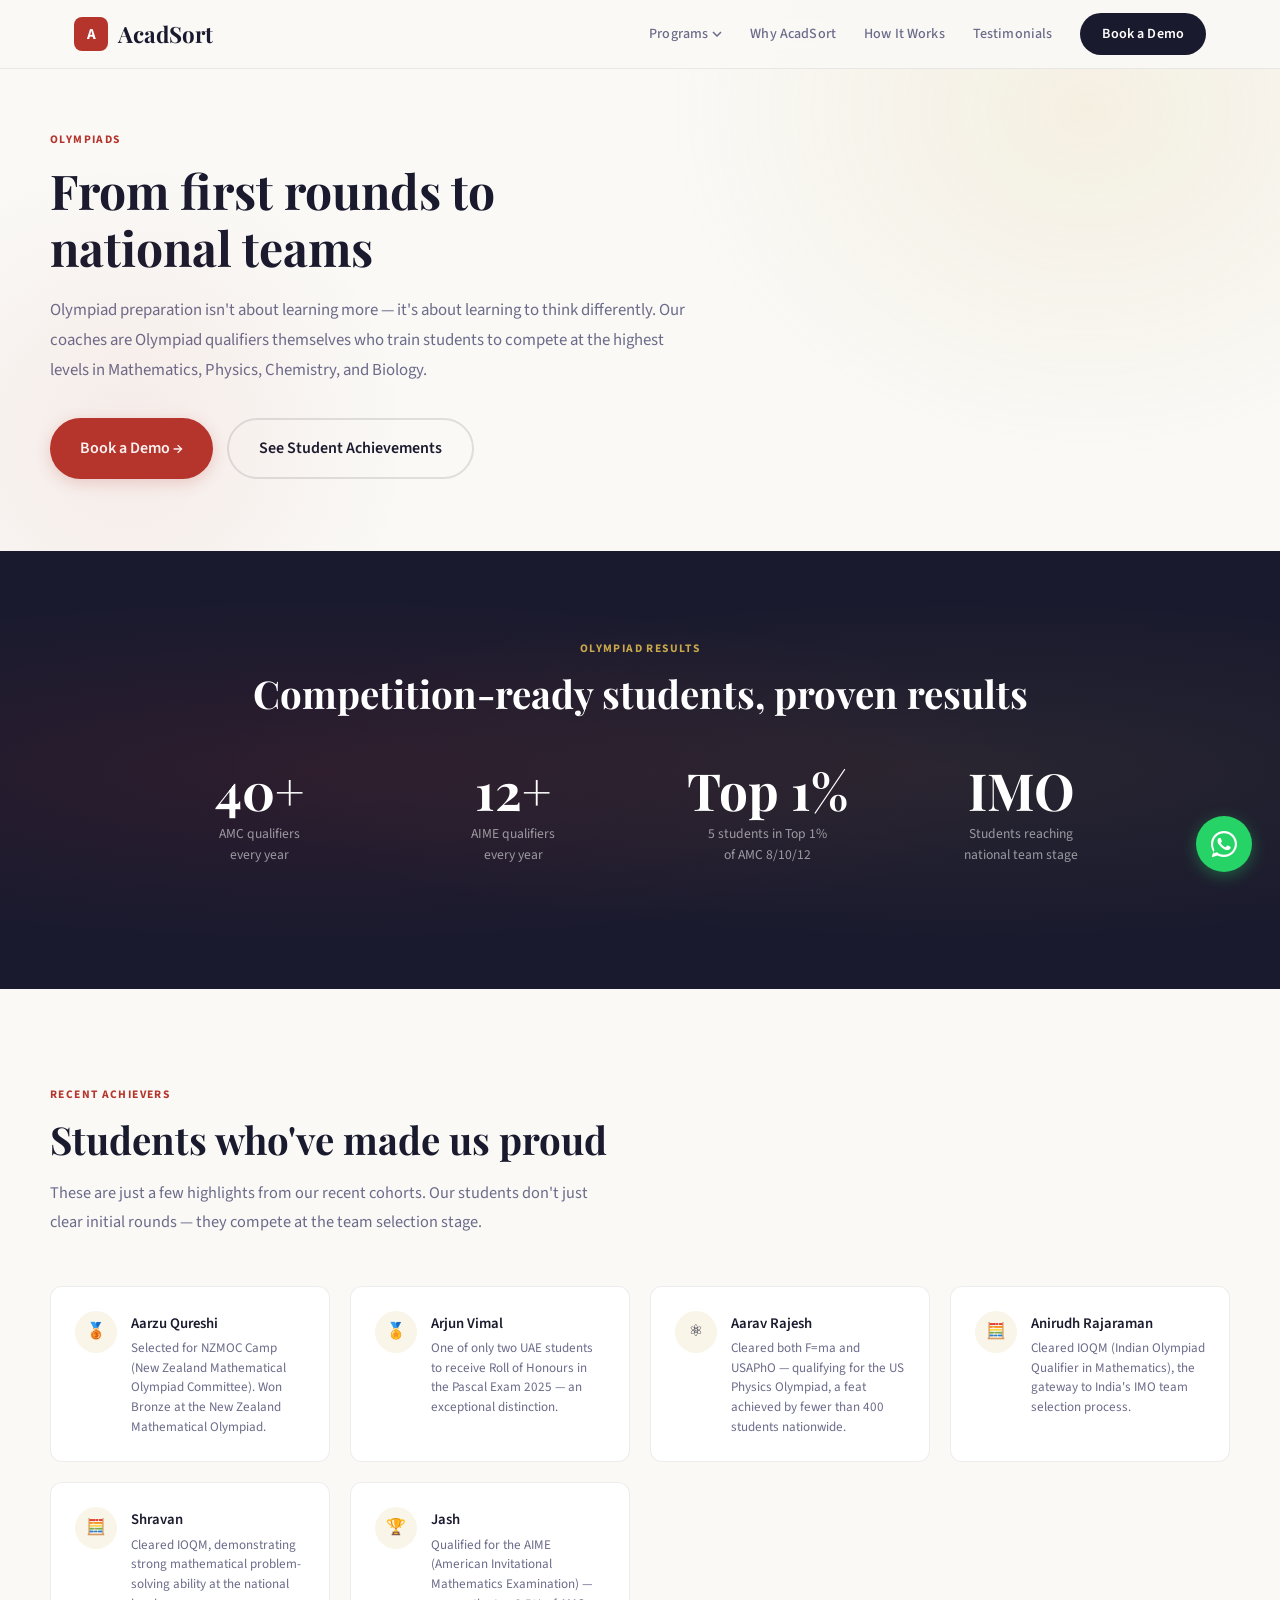
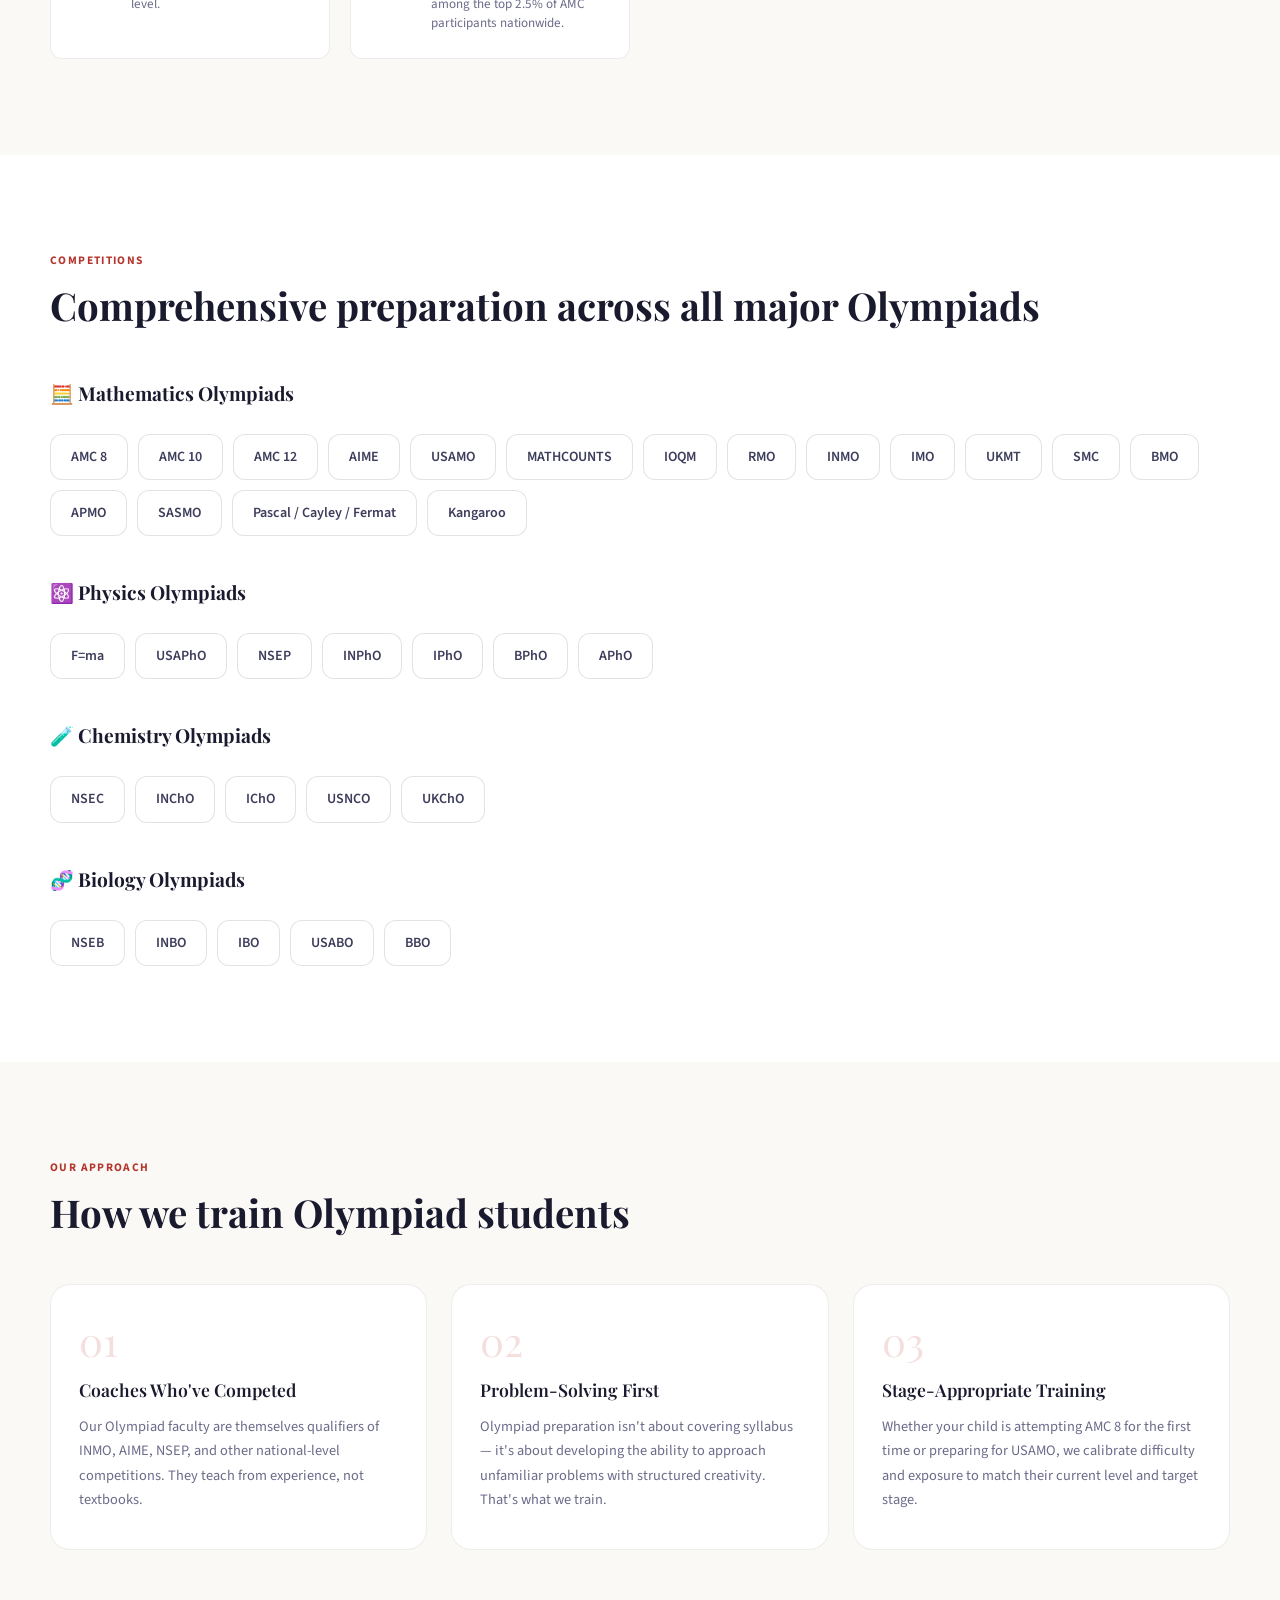
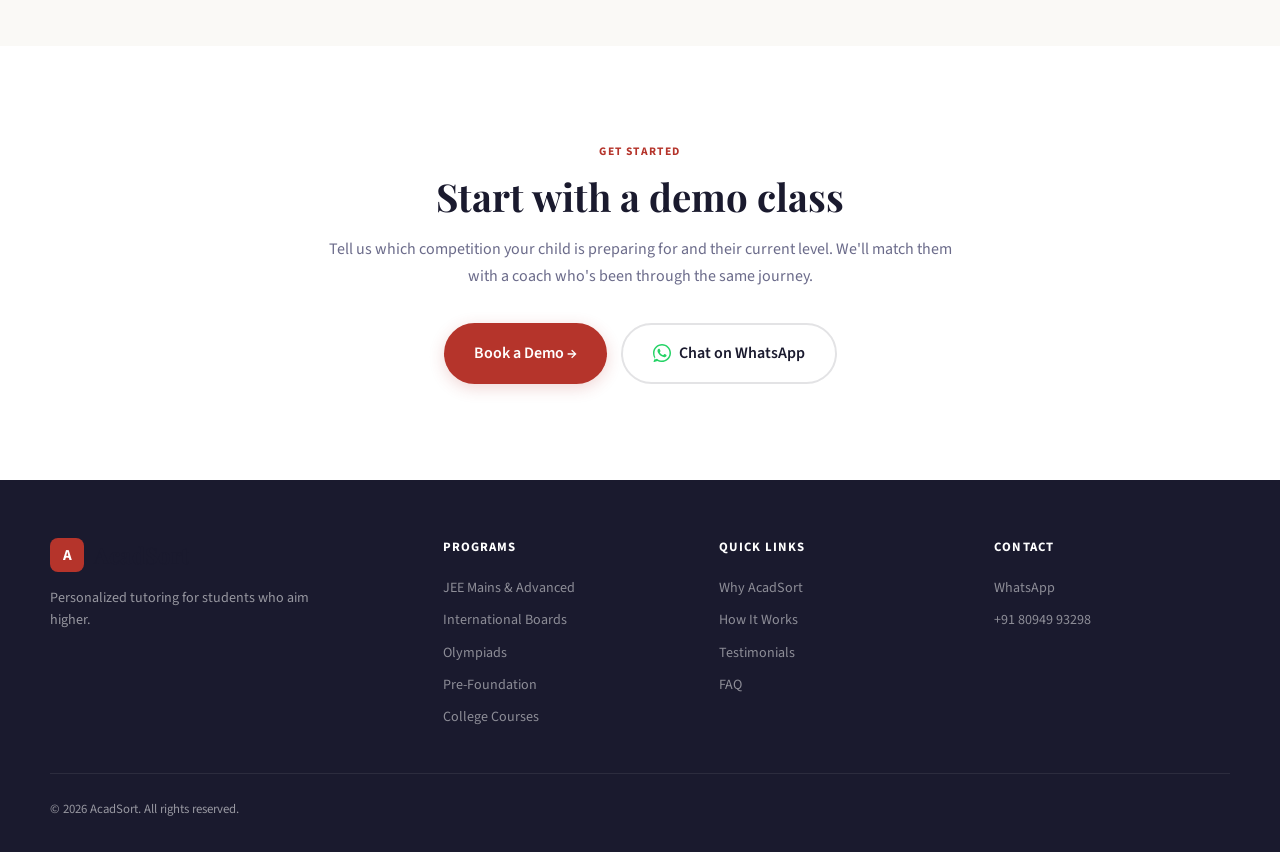
<file: olympiads.html>
<!DOCTYPE html>
<html lang="en">
<head>
<meta charset="UTF-8">
<meta name="viewport" content="width=device-width, initial-scale=1.0">
<title>Olympiad Training — Maths, Physics, Chemistry, Biology — AcadSort</title>
<meta name="description" content="40+ AMC qualifiers yearly. 12+ AIME qualifiers. Students on national IMO teams. Comprehensive Olympiad training in Maths, Physics, Chemistry & Biology.">
<link rel="preconnect" href="https://fonts.googleapis.com">
<link rel="preconnect" href="https://fonts.gstatic.com" crossorigin>
<link href="https://fonts.googleapis.com/css2?family=Playfair+Display:ital,wght@0,400;0,600;0,700;1,400;1,600&family=Source+Sans+3:wght@400;500;600;700&display=swap" rel="stylesheet">
<link rel="stylesheet" href="style.css">
</head>
<body>

<nav class="nav" id="nav"><div class="nav-inner"><a href="index.html" class="nav-logo"><span class="logo-mark">A</span>AcadSort</a><div class="nav-links" id="navLinks"><div class="nav-dropdown"><a href="#" class="nav-dropdown-trigger">Programs <svg width="10" height="6" viewBox="0 0 10 6"><path d="M1 1l4 4 4-4" stroke="currentColor" stroke-width="1.5" fill="none"/></svg></a><div class="nav-dropdown-menu"><a href="jee.html">JEE Mains & Advanced</a><a href="international.html">International Boards</a><a href="olympiads.html">Olympiads</a><a href="foundation.html">Pre-Foundation</a><a href="college.html">College Courses</a></div></div><a href="index.html#why">Why AcadSort</a><a href="index.html#methodology">How It Works</a><a href="index.html#testimonials">Testimonials</a><a href="index.html#book" class="nav-cta">Book a Demo</a></div><button class="mobile-toggle" id="mobileToggle" aria-label="Menu"><span></span><span></span><span></span></button></div></nav>
<div class="mobile-menu" id="mobileMenu"><div class="mobile-menu-inner"><div class="mobile-menu-section"><div class="mobile-menu-label">Programs</div><a href="jee.html">JEE Mains & Advanced</a><a href="international.html">International Boards</a><a href="olympiads.html">Olympiads</a><a href="foundation.html">Pre-Foundation</a><a href="college.html">College Courses</a></div><div class="mobile-menu-section"><a href="index.html#why">Why AcadSort</a><a href="index.html#methodology">How It Works</a><a href="index.html#testimonials">Testimonials</a></div><a href="index.html#book" class="mobile-menu-cta">Book a Demo →</a></div></div>

<section class="segment-hero">
  <div class="hero-bg-pattern"></div>
  <div class="segment-hero-inner">
    <div class="section-label">Olympiads</div>
    <h1>From first rounds to<br>national teams</h1>
    <p>Olympiad preparation isn't about learning more — it's about learning to think differently. Our coaches are Olympiad qualifiers themselves who train students to compete at the highest levels in Mathematics, Physics, Chemistry, and Biology.</p>
    <div style="margin-top: 32px; display: flex; gap: 14px; flex-wrap: wrap;">
      <a href="index.html#book" class="btn-primary">Book a Demo →</a>
      <a href="#achievers" class="btn-secondary">See Student Achievements</a>
    </div>
  </div>
</section>

<!-- RESULTS -->
<section class="results-banner">
  <div class="results-inner">
    <div class="section-label" style="color: var(--gold);">Olympiad Results</div>
    <h2 class="section-title" style="color: white; margin-bottom: 48px;">Competition-ready students, proven results</h2>
    <div class="results-grid">
      <div class="result-item fade-up">
        <div class="result-num">40+</div>
        <div class="result-label">AMC qualifiers<br>every year</div>
      </div>
      <div class="result-item fade-up">
        <div class="result-num">12+</div>
        <div class="result-label">AIME qualifiers<br>every year</div>
      </div>
      <div class="result-item fade-up">
        <div class="result-num">Top 1%</div>
        <div class="result-label">5 students in Top 1%<br>of AMC 8/10/12</div>
      </div>
      <div class="result-item fade-up">
        <div class="result-num">IMO</div>
        <div class="result-label">Students reaching<br>national team stage</div>
      </div>
    </div>
  </div>
</section>

<!-- STUDENT ACHIEVERS -->
<section style="padding: 96px 24px;" id="achievers">
  <div class="section-inner">
    <div class="section-header">
      <div class="section-label">Recent Achievers</div>
      <h2 class="section-title">Students who've made us proud</h2>
      <p class="section-desc">These are just a few highlights from our recent cohorts. Our students don't just clear initial rounds — they compete at the team selection stage.</p>
    </div>
    <div class="achievers-grid">
      <div class="achiever-card fade-up">
        <div class="achiever-icon">🥉</div>
        <div class="achiever-info">
          <h4>Aarzu Qureshi</h4>
          <p>Selected for NZMOC Camp (New Zealand Mathematical Olympiad Committee). Won Bronze at the New Zealand Mathematical Olympiad.</p>
        </div>
      </div>
      <div class="achiever-card fade-up">
        <div class="achiever-icon">🏅</div>
        <div class="achiever-info">
          <h4>Arjun Vimal</h4>
          <p>One of only two UAE students to receive Roll of Honours in the Pascal Exam 2025 — an exceptional distinction.</p>
        </div>
      </div>
      <div class="achiever-card fade-up">
        <div class="achiever-icon">⚛️</div>
        <div class="achiever-info">
          <h4>Aarav Rajesh</h4>
          <p>Cleared both F=ma and USAPhO — qualifying for the US Physics Olympiad, a feat achieved by fewer than 400 students nationwide.</p>
        </div>
      </div>
      <div class="achiever-card fade-up">
        <div class="achiever-icon">🧮</div>
        <div class="achiever-info">
          <h4>Anirudh Rajaraman</h4>
          <p>Cleared IOQM (Indian Olympiad Qualifier in Mathematics), the gateway to India's IMO team selection process.</p>
        </div>
      </div>
      <div class="achiever-card fade-up">
        <div class="achiever-icon">🧮</div>
        <div class="achiever-info">
          <h4>Shravan</h4>
          <p>Cleared IOQM, demonstrating strong mathematical problem-solving ability at the national level.</p>
        </div>
      </div>
      <div class="achiever-card fade-up">
        <div class="achiever-icon">🏆</div>
        <div class="achiever-info">
          <h4>Jash</h4>
          <p>Qualified for the AIME (American Invitational Mathematics Examination) — among the top 2.5% of AMC participants nationwide.</p>
        </div>
      </div>
    </div>
  </div>
</section>

<!-- COMPETITIONS WE PREPARE FOR -->
<section style="background: var(--white); padding: 96px 24px;">
  <div class="section-inner">
    <div class="section-header">
      <div class="section-label">Competitions</div>
      <h2 class="section-title">Comprehensive preparation across all major Olympiads</h2>
    </div>

    <h3 style="font-family: var(--font-display); font-size: 1.2rem; margin: 32px 0 16px;">🧮 Mathematics Olympiads</h3>
    <div class="curriculum-grid">
      <div class="curriculum-tag">AMC 8</div>
      <div class="curriculum-tag">AMC 10</div>
      <div class="curriculum-tag">AMC 12</div>
      <div class="curriculum-tag">AIME</div>
      <div class="curriculum-tag">USAMO</div>
      <div class="curriculum-tag">MATHCOUNTS</div>
      <div class="curriculum-tag">IOQM</div>
      <div class="curriculum-tag">RMO</div>
      <div class="curriculum-tag">INMO</div>
      <div class="curriculum-tag">IMO</div>
      <div class="curriculum-tag">UKMT</div>
      <div class="curriculum-tag">SMC</div>
      <div class="curriculum-tag">BMO</div>
      <div class="curriculum-tag">APMO</div>
      <div class="curriculum-tag">SASMO</div>
      <div class="curriculum-tag">Pascal / Cayley / Fermat</div>
      <div class="curriculum-tag">Kangaroo</div>
    </div>

    <h3 style="font-family: var(--font-display); font-size: 1.2rem; margin: 40px 0 16px;">⚛️ Physics Olympiads</h3>
    <div class="curriculum-grid">
      <div class="curriculum-tag">F=ma</div>
      <div class="curriculum-tag">USAPhO</div>
      <div class="curriculum-tag">NSEP</div>
      <div class="curriculum-tag">INPhO</div>
      <div class="curriculum-tag">IPhO</div>
      <div class="curriculum-tag">BPhO</div>
      <div class="curriculum-tag">APhO</div>
    </div>

    <h3 style="font-family: var(--font-display); font-size: 1.2rem; margin: 40px 0 16px;">🧪 Chemistry Olympiads</h3>
    <div class="curriculum-grid">
      <div class="curriculum-tag">NSEC</div>
      <div class="curriculum-tag">INChO</div>
      <div class="curriculum-tag">IChO</div>
      <div class="curriculum-tag">USNCO</div>
      <div class="curriculum-tag">UKChO</div>
    </div>

    <h3 style="font-family: var(--font-display); font-size: 1.2rem; margin: 40px 0 16px;">🧬 Biology Olympiads</h3>
    <div class="curriculum-grid">
      <div class="curriculum-tag">NSEB</div>
      <div class="curriculum-tag">INBO</div>
      <div class="curriculum-tag">IBO</div>
      <div class="curriculum-tag">USABO</div>
      <div class="curriculum-tag">BBO</div>
    </div>
  </div>
</section>

<!-- APPROACH -->
<section style="padding: 96px 24px;">
  <div class="section-inner">
    <div class="section-header">
      <div class="section-label">Our Approach</div>
      <h2 class="section-title">How we train Olympiad students</h2>
    </div>
    <div class="why-grid">
      <div class="why-card fade-up">
        <div class="why-num">01</div>
        <h3>Coaches Who've Competed</h3>
        <p>Our Olympiad faculty are themselves qualifiers of INMO, AIME, NSEP, and other national-level competitions. They teach from experience, not textbooks.</p>
      </div>
      <div class="why-card fade-up">
        <div class="why-num">02</div>
        <h3>Problem-Solving First</h3>
        <p>Olympiad preparation isn't about covering syllabus — it's about developing the ability to approach unfamiliar problems with structured creativity. That's what we train.</p>
      </div>
      <div class="why-card fade-up">
        <div class="why-num">03</div>
        <h3>Stage-Appropriate Training</h3>
        <p>Whether your child is attempting AMC 8 for the first time or preparing for USAMO, we calibrate difficulty and exposure to match their current level and target stage.</p>
      </div>
    </div>
  </div>
</section>

<!-- CTA -->
<section style="background: var(--white); padding: 96px 24px;">
  <div class="section-inner" style="text-align: center; max-width: 640px;">
    <div class="section-label">Get Started</div>
    <h2 class="section-title">Start with a demo class</h2>
    <p style="color: var(--ink-muted); margin-bottom: 32px;">Tell us which competition your child is preparing for and their current level. We'll match them with a coach who's been through the same journey.</p>
    <div style="display: flex; gap: 14px; justify-content: center; flex-wrap: wrap;">
      <a href="index.html#book" class="btn-primary">Book a Demo →</a>
      <a href="https://wa.me/918094993298?text=Hi%2C%20I%27m%20interested%20in%20Olympiad%20training." class="btn-secondary" style="gap: 8px;">
        <svg viewBox="0 0 24 24" fill="#25D366" width="18" height="18"><path d="M17.472 14.382c-.297-.149-1.758-.867-2.03-.967-.273-.099-.471-.148-.67.15-.197.297-.767.966-.94 1.164-.173.199-.347.223-.644.075-.297-.15-1.255-.463-2.39-1.475-.883-.788-1.48-1.761-1.653-2.059-.173-.297-.018-.458.13-.606.134-.133.298-.347.446-.52.149-.174.198-.298.298-.497.099-.198.05-.371-.025-.52-.075-.149-.669-1.612-.916-2.207-.242-.579-.487-.5-.669-.51-.173-.008-.371-.01-.57-.01-.198 0-.52.074-.792.372-.272.297-1.04 1.016-1.04 2.479 0 1.462 1.065 2.875 1.213 3.074.149.198 2.096 3.2 5.077 4.487.709.306 1.262.489 1.694.625.712.227 1.36.195 1.871.118.571-.085 1.758-.719 2.006-1.413.248-.694.248-1.289.173-1.413-.074-.124-.272-.198-.57-.347z"/><path d="M12 0C5.373 0 0 5.373 0 12c0 2.625.846 5.059 2.284 7.034L.789 23.492a.5.5 0 00.611.611l4.458-1.495A11.934 11.934 0 0012 24c6.627 0 12-5.373 12-12S18.627 0 12 0zm0 22c-2.33 0-4.49-.764-6.232-2.056l-.435-.332-3.26 1.093 1.093-3.26-.332-.435A9.955 9.955 0 012 12C2 6.477 6.477 2 12 2s10 4.477 10 10-4.477 10-10 10z"/></svg>
        Chat on WhatsApp
      </a>
    </div>
  </div>
</section>

<footer class="footer"><div class="footer-inner"><div class="footer-top"><div class="footer-brand"><div class="nav-logo" style="margin-bottom:12px;"><span class="logo-mark">A</span>AcadSort</div><p>Personalized tutoring for students who aim higher.</p></div><div class="footer-links-group"><h4>Programs</h4><a href="jee.html">JEE Mains & Advanced</a><a href="international.html">International Boards</a><a href="olympiads.html">Olympiads</a><a href="foundation.html">Pre-Foundation</a><a href="college.html">College Courses</a></div><div class="footer-links-group"><h4>Quick Links</h4><a href="index.html#why">Why AcadSort</a><a href="index.html#methodology">How It Works</a><a href="index.html#testimonials">Testimonials</a><a href="index.html#faq">FAQ</a></div><div class="footer-links-group"><h4>Contact</h4><a href="https://wa.me/918094993298">WhatsApp</a><a href="tel:+918094993298">+91 80949 93298</a></div></div><div class="footer-bottom"><p>© 2026 AcadSort. All rights reserved.</p></div></div></footer>
<a href="https://wa.me/918094993298" class="whatsapp-float" aria-label="WhatsApp"><svg viewBox="0 0 24 24" fill="currentColor"><path d="M17.472 14.382c-.297-.149-1.758-.867-2.03-.967-.273-.099-.471-.148-.67.15-.197.297-.767.966-.94 1.164-.173.199-.347.223-.644.075-.297-.15-1.255-.463-2.39-1.475-.883-.788-1.48-1.761-1.653-2.059-.173-.297-.018-.458.13-.606.134-.133.298-.347.446-.52.149-.174.198-.298.298-.497.099-.198.05-.371-.025-.52-.075-.149-.669-1.612-.916-2.207-.242-.579-.487-.5-.669-.51-.173-.008-.371-.01-.57-.01-.198 0-.52.074-.792.372-.272.297-1.04 1.016-1.04 2.479 0 1.462 1.065 2.875 1.213 3.074.149.198 2.096 3.2 5.077 4.487.709.306 1.262.489 1.694.625.712.227 1.36.195 1.871.118.571-.085 1.758-.719 2.006-1.413.248-.694.248-1.289.173-1.413-.074-.124-.272-.198-.57-.347z"/><path d="M12 0C5.373 0 0 5.373 0 12c0 2.625.846 5.059 2.284 7.034L.789 23.492a.5.5 0 00.611.611l4.458-1.495A11.934 11.934 0 0012 24c6.627 0 12-5.373 12-12S18.627 0 12 0zm0 22c-2.33 0-4.49-.764-6.232-2.056l-.435-.332-3.26 1.093 1.093-3.26-.332-.435A9.955 9.955 0 012 12C2 6.477 6.477 2 12 2s10 4.477 10 10-4.477 10-10 10z"/></svg></a>
<script>const nav=document.getElementById('nav');window.addEventListener('scroll',()=>nav.classList.toggle('scrolled',window.scrollY>20));const toggle=document.getElementById('mobileToggle'),mobileMenu=document.getElementById('mobileMenu');toggle.addEventListener('click',()=>{toggle.classList.toggle('active');mobileMenu.classList.toggle('open');document.body.style.overflow=mobileMenu.classList.contains('open')?'hidden':'';});mobileMenu.querySelectorAll('a').forEach(a=>a.addEventListener('click',()=>{toggle.classList.remove('active');mobileMenu.classList.remove('open');document.body.style.overflow='';}));const observer=new IntersectionObserver(entries=>{entries.forEach(e=>{if(e.isIntersecting)e.target.classList.add('visible');});},{threshold:0.12});document.querySelectorAll('.fade-up').forEach(el=>observer.observe(el));</script>
</body>
</html>
</file>
<file: style.css>
/* ═══════════════════════════════════════
   ACADSORT — Global Stylesheet
   ═══════════════════════════════════════ */

*, *::before, *::after { margin: 0; padding: 0; box-sizing: border-box; }

:root {
  --ink: #1a1a2e;
  --ink-light: #3d3d5c;
  --ink-muted: #6b6b8a;
  --cream: #faf9f6;
  --cream-warm: #f5f0e8;
  --accent: #b5342b;
  --accent-light: #d94a40;
  --accent-glow: rgba(181, 52, 43, 0.07);
  --gold: #c9a84c;
  --gold-soft: rgba(201, 168, 76, 0.12);
  --white: #ffffff;
  --border: rgba(26, 26, 46, 0.08);
  --border-md: rgba(26, 26, 46, 0.12);
  --shadow-sm: 0 1px 3px rgba(26,26,46,0.06);
  --shadow-md: 0 4px 24px rgba(26,26,46,0.08);
  --shadow-lg: 0 12px 48px rgba(26,26,46,0.1);
  --radius: 12px;
  --radius-lg: 20px;
  --radius-xl: 28px;
  --font-display: 'Playfair Display', Georgia, serif;
  --font-body: 'Source Sans 3', 'Source Sans Pro', system-ui, sans-serif;
  --max-w: 1180px;
}

html { scroll-behavior: smooth; }
body {
  font-family: var(--font-body);
  color: var(--ink);
  background: var(--cream);
  line-height: 1.72;
  -webkit-font-smoothing: antialiased;
  overflow-x: hidden;
}
a { text-decoration: none; color: inherit; }
img { max-width: 100%; display: block; }
button { font-family: inherit; }

/* ─── NAV ─── */
.nav {
  position: fixed; top: 0; left: 0; right: 0; z-index: 1000;
  background: rgba(250, 249, 246, 0.9);
  backdrop-filter: blur(24px); -webkit-backdrop-filter: blur(24px);
  border-bottom: 1px solid var(--border);
  transition: box-shadow 0.3s;
}
.nav.scrolled { box-shadow: var(--shadow-sm); }
.nav-inner {
  max-width: var(--max-w); margin: 0 auto;
  padding: 0 24px;
  display: flex; align-items: center; justify-content: space-between;
  height: 68px;
}
.nav-logo {
  font-family: var(--font-display);
  font-size: 1.4rem; font-weight: 700; color: var(--ink);
  display: flex; align-items: center; gap: 10px;
}
.logo-mark {
  width: 34px; height: 34px; background: var(--accent);
  border-radius: 8px; display: flex; align-items: center; justify-content: center;
  color: white; font-weight: 700; font-size: 0.95rem;
  font-family: var(--font-body);
}
.nav-links { display: flex; gap: 28px; align-items: center; }
.nav-links > a, .nav-dropdown-trigger {
  font-size: 0.88rem; font-weight: 500; color: var(--ink-muted);
  transition: color 0.2s; letter-spacing: 0.01em;
  background: none; border: none; cursor: pointer;
  display: flex; align-items: center; gap: 4px;
}
.nav-links > a:hover, .nav-dropdown-trigger:hover { color: var(--ink); }
.nav-cta {
  background: var(--ink) !important; color: var(--white) !important;
  padding: 9px 22px !important; border-radius: 100px;
  font-weight: 600 !important; transition: background 0.2s, transform 0.15s;
}
.nav-cta:hover { background: var(--accent) !important; transform: translateY(-1px); }

/* Nav dropdown */
.nav-dropdown { position: relative; }
.nav-dropdown-menu {
  position: absolute; top: calc(100% + 12px); left: -16px;
  background: var(--white); border: 1px solid var(--border-md);
  border-radius: var(--radius); box-shadow: var(--shadow-lg);
  padding: 8px 0; min-width: 220px;
  opacity: 0; visibility: hidden; transform: translateY(-8px);
  transition: all 0.2s;
}
.nav-dropdown:hover .nav-dropdown-menu {
  opacity: 1; visibility: visible; transform: translateY(0);
}
.nav-dropdown-menu a {
  display: block; padding: 10px 20px;
  font-size: 0.88rem; font-weight: 500; color: var(--ink-light);
  transition: all 0.15s;
}
.nav-dropdown-menu a:hover {
  background: var(--cream); color: var(--accent);
}

/* Mobile toggle */
.mobile-toggle {
  display: none; background: none; border: none; cursor: pointer;
  width: 32px; height: 32px; position: relative; z-index: 1001;
}
.mobile-toggle span {
  display: block; width: 22px; height: 2px; background: var(--ink);
  position: absolute; left: 5px; transition: 0.3s;
}
.mobile-toggle span:nth-child(1) { top: 9px; }
.mobile-toggle span:nth-child(2) { top: 15px; }
.mobile-toggle span:nth-child(3) { top: 21px; }
.mobile-toggle.active span:nth-child(1) { top: 15px; transform: rotate(45deg); }
.mobile-toggle.active span:nth-child(2) { opacity: 0; }
.mobile-toggle.active span:nth-child(3) { top: 15px; transform: rotate(-45deg); }

/* Mobile menu */
.mobile-menu {
  position: fixed; top: 0; right: -100%; width: 85%; max-width: 360px;
  height: 100vh; background: var(--white);
  z-index: 999; transition: right 0.35s ease;
  padding: 88px 24px 24px;
  box-shadow: -8px 0 32px rgba(0,0,0,0.1);
  overflow-y: auto;
}
.mobile-menu.open { right: 0; }
.mobile-menu-section { margin-bottom: 24px; }
.mobile-menu-label {
  font-size: 0.7rem; font-weight: 700; letter-spacing: 0.1em;
  text-transform: uppercase; color: var(--ink-muted);
  margin-bottom: 12px;
}
.mobile-menu-section a {
  display: block; padding: 10px 0;
  font-size: 1rem; font-weight: 500; color: var(--ink-light);
  border-bottom: 1px solid var(--border);
}
.mobile-menu-cta {
  display: block; text-align: center;
  background: var(--accent); color: white !important;
  padding: 14px 24px; border-radius: 100px;
  font-weight: 600; margin-top: 16px;
}

/* ─── BUTTONS ─── */
.btn-primary {
  display: inline-flex; align-items: center; gap: 8px;
  background: var(--accent); color: var(--white);
  padding: 15px 30px; border-radius: 100px;
  font-weight: 600; font-size: 1rem;
  border: none; cursor: pointer;
  transition: all 0.25s;
  box-shadow: 0 4px 16px rgba(181,52,43,0.2);
}
.btn-primary:hover {
  background: var(--accent-light);
  transform: translateY(-2px);
  box-shadow: 0 6px 24px rgba(181,52,43,0.28);
}
.btn-secondary {
  display: inline-flex; align-items: center; gap: 8px;
  background: transparent; color: var(--ink);
  padding: 15px 30px; border-radius: 100px;
  font-weight: 600; font-size: 1rem;
  border: 2px solid var(--border-md); cursor: pointer;
  transition: all 0.25s;
}
.btn-secondary:hover { border-color: var(--ink); background: var(--white); }

/* ─── HERO ─── */
.hero {
  min-height: 100vh; display: flex; align-items: center;
  padding: 110px 24px 80px;
  position: relative; overflow: hidden;
}
.hero-bg-pattern {
  position: absolute; inset: 0; pointer-events: none;
  background:
    radial-gradient(ellipse 600px 500px at 85% 20%, var(--gold-soft) 0%, transparent 70%),
    radial-gradient(ellipse 400px 400px at 10% 80%, var(--accent-glow) 0%, transparent 70%);
}
.hero-inner {
  max-width: var(--max-w); margin: 0 auto; width: 100%;
  display: grid; grid-template-columns: 1fr 420px; gap: 64px;
  align-items: center; position: relative; z-index: 1;
}
.hero-badge {
  display: inline-flex; align-items: center; gap: 8px;
  background: var(--gold-soft); border: 1px solid rgba(201,168,76,0.2);
  padding: 7px 18px; border-radius: 100px;
  font-size: 0.78rem; font-weight: 600; color: #9a7d2e;
  margin-bottom: 24px; letter-spacing: 0.03em; text-transform: uppercase;
}
.hero-badge::before {
  content: ''; width: 6px; height: 6px;
  background: var(--gold); border-radius: 50%;
}
.hero h1 {
  font-family: var(--font-display);
  font-size: clamp(2.4rem, 4.5vw, 3.6rem);
  line-height: 1.18; color: var(--ink);
  margin-bottom: 20px; font-weight: 700;
}
.hero h1 em { font-style: italic; color: var(--accent); }
.hero-sub {
  font-size: 1.08rem; color: var(--ink-muted);
  max-width: 520px; margin-bottom: 36px; line-height: 1.8;
}
.hero-actions { display: flex; gap: 14px; flex-wrap: wrap; margin-bottom: 48px; }
.hero-trust {
  display: flex; gap: 24px; align-items: center; flex-wrap: wrap;
}
.hero-trust-item {
  font-size: 0.88rem; color: var(--ink-muted);
}
.hero-trust-item strong {
  font-size: 1.1rem; color: var(--ink); display: block;
  font-family: var(--font-display); font-weight: 700;
}
.hero-trust-divider {
  width: 1px; height: 32px; background: var(--border-md);
}

/* Hero stats card */
.hero-stats-card {
  background: var(--white);
  border-radius: var(--radius-xl);
  padding: 40px 32px;
  box-shadow: var(--shadow-lg);
  border: 1px solid var(--border);
}
.stats-header {
  font-family: var(--font-display);
  font-size: 1.15rem; font-weight: 600;
  margin-bottom: 28px; color: var(--ink);
}
.stat-row {
  display: flex; align-items: center; gap: 16px;
  padding: 16px 0;
  border-bottom: 1px solid var(--border);
}
.stat-row:last-child { border-bottom: none; padding-bottom: 0; }
.stat-row:first-of-type { padding-top: 0; }
.stat-icon { font-size: 1.5rem; flex-shrink: 0; width: 40px; text-align: center; }
.stat-info { flex: 1; }
.stat-num {
  font-family: var(--font-display);
  font-size: 1.6rem; font-weight: 700;
  color: var(--ink); line-height: 1.1;
}
.stat-label { font-size: 0.82rem; color: var(--ink-muted); margin-top: 2px; }

/* ─── SECTION COMMONS ─── */
section { padding: 96px 24px; }
.section-inner { max-width: var(--max-w); margin: 0 auto; }
.section-header { margin-bottom: 48px; }
.section-label {
  font-size: 0.72rem; font-weight: 700; letter-spacing: 0.12em;
  text-transform: uppercase; color: var(--accent);
  margin-bottom: 10px;
}
.section-title {
  font-family: var(--font-display);
  font-size: clamp(1.7rem, 3.2vw, 2.4rem);
  line-height: 1.25; color: var(--ink);
  margin-bottom: 16px; font-weight: 700;
}
.section-desc {
  font-size: 1.02rem; color: var(--ink-muted);
  max-width: 560px; line-height: 1.8;
}

/* ─── PROGRAMS GRID ─── */
.programs { background: var(--white); }
.programs-grid {
  display: grid; grid-template-columns: repeat(2, 1fr);
  gap: 24px;
}
.programs-grid .program-card:last-child {
  grid-column: 1 / -1;
}
.program-card {
  background: var(--cream);
  border: 1px solid var(--border);
  border-radius: var(--radius-lg);
  overflow: hidden;
  transition: all 0.35s;
  position: relative;
  display: block;
}
.program-card:hover {
  transform: translateY(-4px);
  box-shadow: var(--shadow-md);
  border-color: rgba(181,52,43,0.12);
}
.program-card-accent {
  height: 3px; width: 100%;
  background: linear-gradient(90deg, var(--accent), var(--gold));
  transform: scaleX(0); transform-origin: left;
  transition: transform 0.4s;
}
.program-card:hover .program-card-accent { transform: scaleX(1); }
.program-card-content { padding: 36px 32px; }
.program-icon { font-size: 2rem; margin-bottom: 14px; }
.program-card h3 {
  font-family: var(--font-display);
  font-size: 1.25rem; margin-bottom: 10px; font-weight: 600;
}
.program-card p {
  font-size: 0.92rem; color: var(--ink-muted);
  line-height: 1.7; margin-bottom: 18px;
}
.program-highlights {
  display: flex; flex-wrap: wrap; gap: 8px; margin-bottom: 16px;
}
.program-stat {
  background: var(--white);
  border: 1px solid var(--border);
  padding: 6px 14px; border-radius: 100px;
  font-size: 0.8rem; color: var(--ink-light);
}
.program-stat strong { color: var(--ink); }
.program-subjects {
  display: flex; flex-wrap: wrap; gap: 6px; margin-bottom: 18px;
}
.program-subjects span {
  background: rgba(181,52,43,0.06);
  color: var(--accent);
  padding: 3px 12px; border-radius: 100px;
  font-size: 0.75rem; font-weight: 600;
}
.program-link {
  font-size: 0.88rem; font-weight: 600;
  color: var(--accent);
  transition: gap 0.2s;
}

/* ─── WHY SECTION ─── */
.why-grid {
  display: grid; grid-template-columns: repeat(3, 1fr);
  gap: 24px;
}
.why-card {
  padding: 36px 28px;
  border-radius: var(--radius-lg);
  border: 1px solid var(--border);
  background: var(--white);
  transition: all 0.3s;
}
.why-card:hover { box-shadow: var(--shadow-md); transform: translateY(-3px); }
.why-num {
  font-family: var(--font-display);
  font-size: 2.5rem; color: var(--accent);
  opacity: 0.15; line-height: 1; margin-bottom: 14px;
}
.why-card h3 {
  font-family: var(--font-display);
  font-size: 1.1rem; margin-bottom: 10px; font-weight: 600;
}
.why-card p { font-size: 0.9rem; color: var(--ink-muted); line-height: 1.7; }

/* ─── RESULTS BANNER ─── */
.results-banner {
  background: var(--ink); padding: 88px 24px;
  text-align: center; position: relative; overflow: hidden;
}
.results-banner::before {
  content: ''; position: absolute; inset: 0;
  background:
    radial-gradient(ellipse at 25% 50%, rgba(181,52,43,0.12), transparent 55%),
    radial-gradient(ellipse at 75% 50%, rgba(201,168,76,0.08), transparent 55%);
}
.results-inner {
  max-width: 980px; margin: 0 auto; position: relative; z-index: 1;
}
.results-grid {
  display: grid; grid-template-columns: repeat(4, 1fr); gap: 36px;
  margin-bottom: 36px;
}
.result-item { text-align: center; }
.result-num {
  font-family: var(--font-display);
  font-size: 3.2rem; font-weight: 700; color: var(--white);
  line-height: 1;
}
.result-label {
  font-size: 0.85rem; color: rgba(255,255,255,0.55);
  margin-top: 8px; line-height: 1.5;
}
.results-cta {
  display: inline-block;
  color: var(--gold); font-weight: 600; font-size: 0.95rem;
  border-bottom: 1px solid rgba(201,168,76,0.3);
  padding-bottom: 2px;
  transition: border-color 0.2s;
}
.results-cta:hover { border-color: var(--gold); }

/* ─── METHODOLOGY ─── */
.methodology { background: var(--white); }
.method-timeline {
  display: grid; grid-template-columns: repeat(4, 1fr);
  gap: 32px; position: relative;
}
.method-timeline::before {
  content: ''; position: absolute;
  top: 40px; left: 12.5%; right: 12.5%;
  height: 2px; background: var(--border);
}
.method-step { text-align: center; position: relative; }
.method-step-num {
  width: 40px; height: 40px; border-radius: 50%;
  background: var(--accent); color: white;
  display: flex; align-items: center; justify-content: center;
  font-weight: 700; font-size: 0.9rem;
  margin: 0 auto 20px; position: relative; z-index: 1;
}
.method-step-content { }
.method-icon-wrap { font-size: 1.8rem; margin-bottom: 12px; }
.method-step h3 {
  font-family: var(--font-display);
  font-size: 1.02rem; margin-bottom: 8px; font-weight: 600;
}
.method-step p { font-size: 0.85rem; color: var(--ink-muted); line-height: 1.7; }

/* ─── TESTIMONIALS ─── */
.testimonials-grid {
  display: grid; grid-template-columns: repeat(3, 1fr);
  gap: 24px;
}
.testimonial-card {
  background: var(--white);
  border: 1px solid var(--border);
  border-radius: var(--radius-lg);
  padding: 32px 26px;
  display: flex; flex-direction: column;
  transition: all 0.3s;
}
.testimonial-card:hover { box-shadow: var(--shadow-md); transform: translateY(-2px); }
.testimonial-stars {
  color: var(--gold); font-size: 0.85rem;
  margin-bottom: 14px; letter-spacing: 2px;
}
.testimonial-text {
  font-size: 0.92rem; color: var(--ink-light);
  line-height: 1.8; flex: 1; margin-bottom: 20px;
  font-style: italic;
}
.testimonial-author {
  display: flex; align-items: center; gap: 12px;
  padding-top: 18px; border-top: 1px solid var(--border);
}
.testimonial-avatar {
  width: 42px; height: 42px; border-radius: 50%;
  background: var(--cream-warm);
  display: flex; align-items: center; justify-content: center;
  font-weight: 700; font-size: 0.95rem; color: var(--accent);
  flex-shrink: 0;
}
.testimonial-name { font-weight: 600; font-size: 0.88rem; }
.testimonial-role { font-size: 0.78rem; color: var(--ink-muted); }

/* ─── FOUNDER ─── */
.founder { background: var(--white); }
.founder-card {
  display: grid; grid-template-columns: 200px 1fr;
  gap: 48px; align-items: center;
  background: var(--cream);
  border-radius: var(--radius-xl);
  padding: 48px;
  border: 1px solid var(--border);
}
.founder-img-wrap { position: relative; }
.founder-img {
  width: 180px; height: 180px; border-radius: 50%;
  object-fit: cover;
}
.founder-img-fallback {
  width: 180px; height: 180px; border-radius: 50%;
  background: linear-gradient(135deg, var(--accent-glow), var(--gold-soft));
  display: flex; align-items: center; justify-content: center;
  font-family: var(--font-display);
  font-size: 3rem; color: var(--accent); font-weight: 700;
}
.founder-info h3 {
  font-family: var(--font-display);
  font-size: 1.5rem; margin-bottom: 4px; font-weight: 700;
}
.founder-title {
  font-size: 0.9rem; color: var(--accent); font-weight: 600;
  margin-bottom: 18px;
}
.founder-info p {
  font-size: 0.95rem; color: var(--ink-muted);
  line-height: 1.8; margin-bottom: 12px; max-width: 560px;
}
.founder-creds {
  display: flex; gap: 12px; margin-top: 20px; flex-wrap: wrap;
}
.founder-cred {
  display: flex; align-items: center; gap: 6px;
  font-size: 0.82rem; font-weight: 500; color: var(--ink-light);
  background: var(--white); border: 1px solid var(--border);
  padding: 6px 14px; border-radius: 100px;
}
.founder-cred::before {
  content: '✓'; width: 18px; height: 18px;
  background: rgba(46,204,113,0.1); color: #2ecc71;
  border-radius: 50%; display: flex; align-items: center;
  justify-content: center; font-size: 0.65rem; flex-shrink: 0;
}

/* ─── FAQ ─── */
.faq-list { max-width: 780px; }
.faq-item {
  border-bottom: 1px solid var(--border);
}
.faq-question {
  width: 100%; text-align: left;
  background: none; border: none; cursor: pointer;
  padding: 22px 0;
  font-size: 1rem; font-weight: 600; color: var(--ink);
  display: flex; justify-content: space-between; align-items: center;
  gap: 16px; line-height: 1.5;
}
.faq-toggle {
  font-size: 1.3rem; color: var(--ink-muted);
  transition: transform 0.3s; flex-shrink: 0;
}
.faq-item.open .faq-toggle { transform: rotate(45deg); }
.faq-answer {
  max-height: 0; overflow: hidden;
  transition: max-height 0.4s ease, padding 0.3s;
}
.faq-item.open .faq-answer { max-height: 300px; padding-bottom: 22px; }
.faq-answer p {
  font-size: 0.92rem; color: var(--ink-muted); line-height: 1.8;
}

/* ─── BOOKING ─── */
.booking { background: var(--white); }
.booking-card {
  display: grid; grid-template-columns: 1fr 1fr;
  gap: 64px;
  background: var(--cream);
  border-radius: var(--radius-xl);
  padding: 56px 48px;
  border: 1px solid var(--border);
  position: relative; overflow: hidden;
}
.booking-card::before {
  content: ''; position: absolute; top: 0; left: 0; right: 0;
  height: 4px;
  background: linear-gradient(90deg, var(--accent), var(--gold));
}
.booking-left .section-title { margin-bottom: 16px; }
.booking-left p {
  font-size: 0.95rem; color: var(--ink-muted);
  line-height: 1.8; margin-bottom: 28px;
}
.booking-contact {
  display: flex; flex-direction: column; gap: 12px;
}
.whatsapp-link {
  display: inline-flex; align-items: center; gap: 8px;
  color: #25D366; font-weight: 600; font-size: 0.92rem;
}
.phone-link {
  font-size: 0.92rem; color: var(--ink-muted); font-weight: 500;
}
.booking-form { display: flex; flex-direction: column; gap: 18px; }
.form-group { display: flex; flex-direction: column; gap: 6px; }
.form-group label {
  font-size: 0.82rem; font-weight: 600; color: var(--ink-light);
}
.form-group input, .form-group select {
  padding: 12px 16px;
  border: 1px solid var(--border-md);
  border-radius: var(--radius);
  font-size: 0.95rem; font-family: var(--font-body);
  background: var(--white);
  transition: border-color 0.2s;
  color: var(--ink);
}
.form-group input:focus, .form-group select:focus {
  outline: none; border-color: var(--accent);
}
.form-group input::placeholder { color: var(--ink-muted); }
.form-submit { width: 100%; justify-content: center; margin-top: 4px; }
.form-success {
  display: flex; flex-direction: column;
  align-items: center; justify-content: center;
  text-align: center; gap: 12px; min-height: 300px;
}
.form-success-icon {
  width: 56px; height: 56px; border-radius: 50%;
  background: rgba(46,204,113,0.1); color: #2ecc71;
  display: flex; align-items: center; justify-content: center;
  font-size: 1.5rem; font-weight: 700;
}
.form-success h3 {
  font-family: var(--font-display);
  font-size: 1.3rem;
}
.form-success p { color: var(--ink-muted); font-size: 0.92rem; }

/* ─── FOOTER ─── */
.footer {
  background: var(--ink); color: rgba(255,255,255,0.55);
  padding: 56px 24px 32px;
}
.footer-inner { max-width: var(--max-w); margin: 0 auto; }
.footer-top {
  display: grid; grid-template-columns: 1.5fr 1fr 1fr 1fr;
  gap: 40px; margin-bottom: 40px;
}
.footer-brand p { font-size: 0.88rem; line-height: 1.6; max-width: 260px; }
.footer-links-group h4 {
  color: var(--white); font-size: 0.8rem; font-weight: 700;
  letter-spacing: 0.08em; text-transform: uppercase;
  margin-bottom: 14px;
}
.footer-links-group a {
  display: block; font-size: 0.88rem;
  color: rgba(255,255,255,0.5);
  padding: 4px 0; transition: color 0.2s;
}
.footer-links-group a:hover { color: var(--white); }
.footer-bottom {
  border-top: 1px solid rgba(255,255,255,0.08);
  padding-top: 24px;
  font-size: 0.8rem;
}

/* ─── WHATSAPP FLOAT ─── */
.whatsapp-float {
  position: fixed; bottom: 28px; right: 28px;
  width: 56px; height: 56px; border-radius: 50%;
  background: #25D366; color: white;
  display: flex; align-items: center; justify-content: center;
  box-shadow: 0 4px 16px rgba(37,211,102,0.35);
  z-index: 900; transition: transform 0.2s;
}
.whatsapp-float:hover { transform: scale(1.08); }
.whatsapp-float svg { width: 26px; height: 26px; }

/* ─── ANIMATIONS ─── */
.fade-up {
  opacity: 0; transform: translateY(28px);
  transition: opacity 0.6s ease, transform 0.6s ease;
}
.fade-up.visible { opacity: 1; transform: translateY(0); }

/* ─── SEGMENT PAGE HERO ─── */
.segment-hero {
  padding: 130px 24px 72px;
  position: relative; overflow: hidden;
}
.segment-hero-inner {
  max-width: var(--max-w); margin: 0 auto;
}
.segment-hero .section-label { margin-bottom: 12px; }
.segment-hero h1 {
  font-family: var(--font-display);
  font-size: clamp(2rem, 4vw, 3rem);
  line-height: 1.2; margin-bottom: 18px; font-weight: 700;
}
.segment-hero p {
  font-size: 1.05rem; color: var(--ink-muted);
  max-width: 640px; line-height: 1.8;
}

/* Segment results table */
.results-table-wrap {
  overflow-x: auto; margin-top: 32px;
}
.results-table {
  width: 100%; border-collapse: collapse;
  font-size: 0.92rem;
}
.results-table th {
  text-align: left; padding: 14px 20px;
  background: var(--ink); color: var(--white);
  font-weight: 600; font-size: 0.82rem;
  letter-spacing: 0.03em; text-transform: uppercase;
}
.results-table th:first-child { border-radius: var(--radius) 0 0 0; }
.results-table th:last-child { border-radius: 0 var(--radius) 0 0; }
.results-table td {
  padding: 14px 20px; border-bottom: 1px solid var(--border);
}
.results-table tr:nth-child(even) { background: rgba(0,0,0,0.015); }
.results-table .highlight-row { background: var(--accent-glow); }

/* Segment feature grid */
.feature-grid {
  display: grid; grid-template-columns: repeat(auto-fit, minmax(280px, 1fr));
  gap: 24px; margin-top: 32px;
}
.feature-card {
  background: var(--white);
  border: 1px solid var(--border);
  border-radius: var(--radius-lg);
  padding: 32px 26px;
}
.feature-card h3 {
  font-family: var(--font-display);
  font-size: 1.05rem; margin-bottom: 8px; font-weight: 600;
}
.feature-card p {
  font-size: 0.88rem; color: var(--ink-muted); line-height: 1.7;
}

/* Student achiever cards */
.achievers-grid {
  display: grid; grid-template-columns: repeat(auto-fit, minmax(280px, 1fr));
  gap: 20px; margin-top: 32px;
}
.achiever-card {
  background: var(--white);
  border: 1px solid var(--border);
  border-radius: var(--radius);
  padding: 24px;
  display: flex; align-items: flex-start; gap: 14px;
}
.achiever-icon {
  width: 42px; height: 42px; border-radius: 50%;
  background: var(--gold-soft);
  display: flex; align-items: center; justify-content: center;
  font-size: 1rem; flex-shrink: 0;
}
.achiever-info h4 { font-size: 0.92rem; font-weight: 600; margin-bottom: 3px; }
.achiever-info p { font-size: 0.82rem; color: var(--ink-muted); line-height: 1.5; }

/* Curriculum tags */
.curriculum-grid {
  display: flex; flex-wrap: wrap; gap: 10px; margin-top: 24px;
}
.curriculum-tag {
  background: var(--white);
  border: 1px solid var(--border-md);
  padding: 10px 20px; border-radius: var(--radius);
  font-size: 0.88rem; font-weight: 600; color: var(--ink-light);
  transition: all 0.2s;
}
.curriculum-tag:hover {
  border-color: var(--accent); color: var(--accent);
}

/* ─── RESPONSIVE ─── */
@media (max-width: 1024px) {
  .hero-inner { grid-template-columns: 1fr; gap: 40px; }
  .hero-visual { order: -1; display: flex; justify-content: center; }
  .hero-stats-card { max-width: 400px; }
  .hero { text-align: center; }
  .hero-sub { margin: 0 auto 36px; }
  .hero-actions { justify-content: center; }
  .hero-trust { justify-content: center; }
  .programs-grid { grid-template-columns: 1fr; }
  .programs-grid .program-card:last-child { grid-column: auto; }
  .results-grid { grid-template-columns: repeat(2, 1fr); gap: 32px; }
  .method-timeline { grid-template-columns: repeat(2, 1fr); }
  .method-timeline::before { display: none; }
  .why-grid { grid-template-columns: repeat(2, 1fr); }
  .testimonials-grid { grid-template-columns: 1fr 1fr; }
  .founder-card { grid-template-columns: 1fr; text-align: center; justify-items: center; }
  .founder-info p { margin: 0 auto 12px; }
  .founder-creds { justify-content: center; }
  .booking-card { grid-template-columns: 1fr; gap: 40px; }
  .footer-top { grid-template-columns: 1fr 1fr; gap: 32px; }
}

@media (max-width: 768px) {
  .nav-links { display: none; }
  .mobile-toggle { display: block; }
  section { padding: 64px 16px; }
  .hero { padding: 96px 16px 56px; min-height: auto; }
  .hero-trust-divider { display: none; }
  .hero-trust { flex-direction: column; gap: 12px; }
  .why-grid { grid-template-columns: 1fr; }
  .method-timeline { grid-template-columns: 1fr; gap: 24px; }
  .testimonials-grid { grid-template-columns: 1fr; }
  .results-grid { grid-template-columns: 1fr 1fr; }
  .result-num { font-size: 2.4rem; }
  .booking-card { padding: 36px 24px; }
  .footer-top { grid-template-columns: 1fr; }
  .segment-hero { padding: 100px 16px 48px; }
}

@media (max-width: 480px) {
  .hero-actions { flex-direction: column; align-items: stretch; }
  .btn-primary, .btn-secondary { justify-content: center; }
}
</file>
